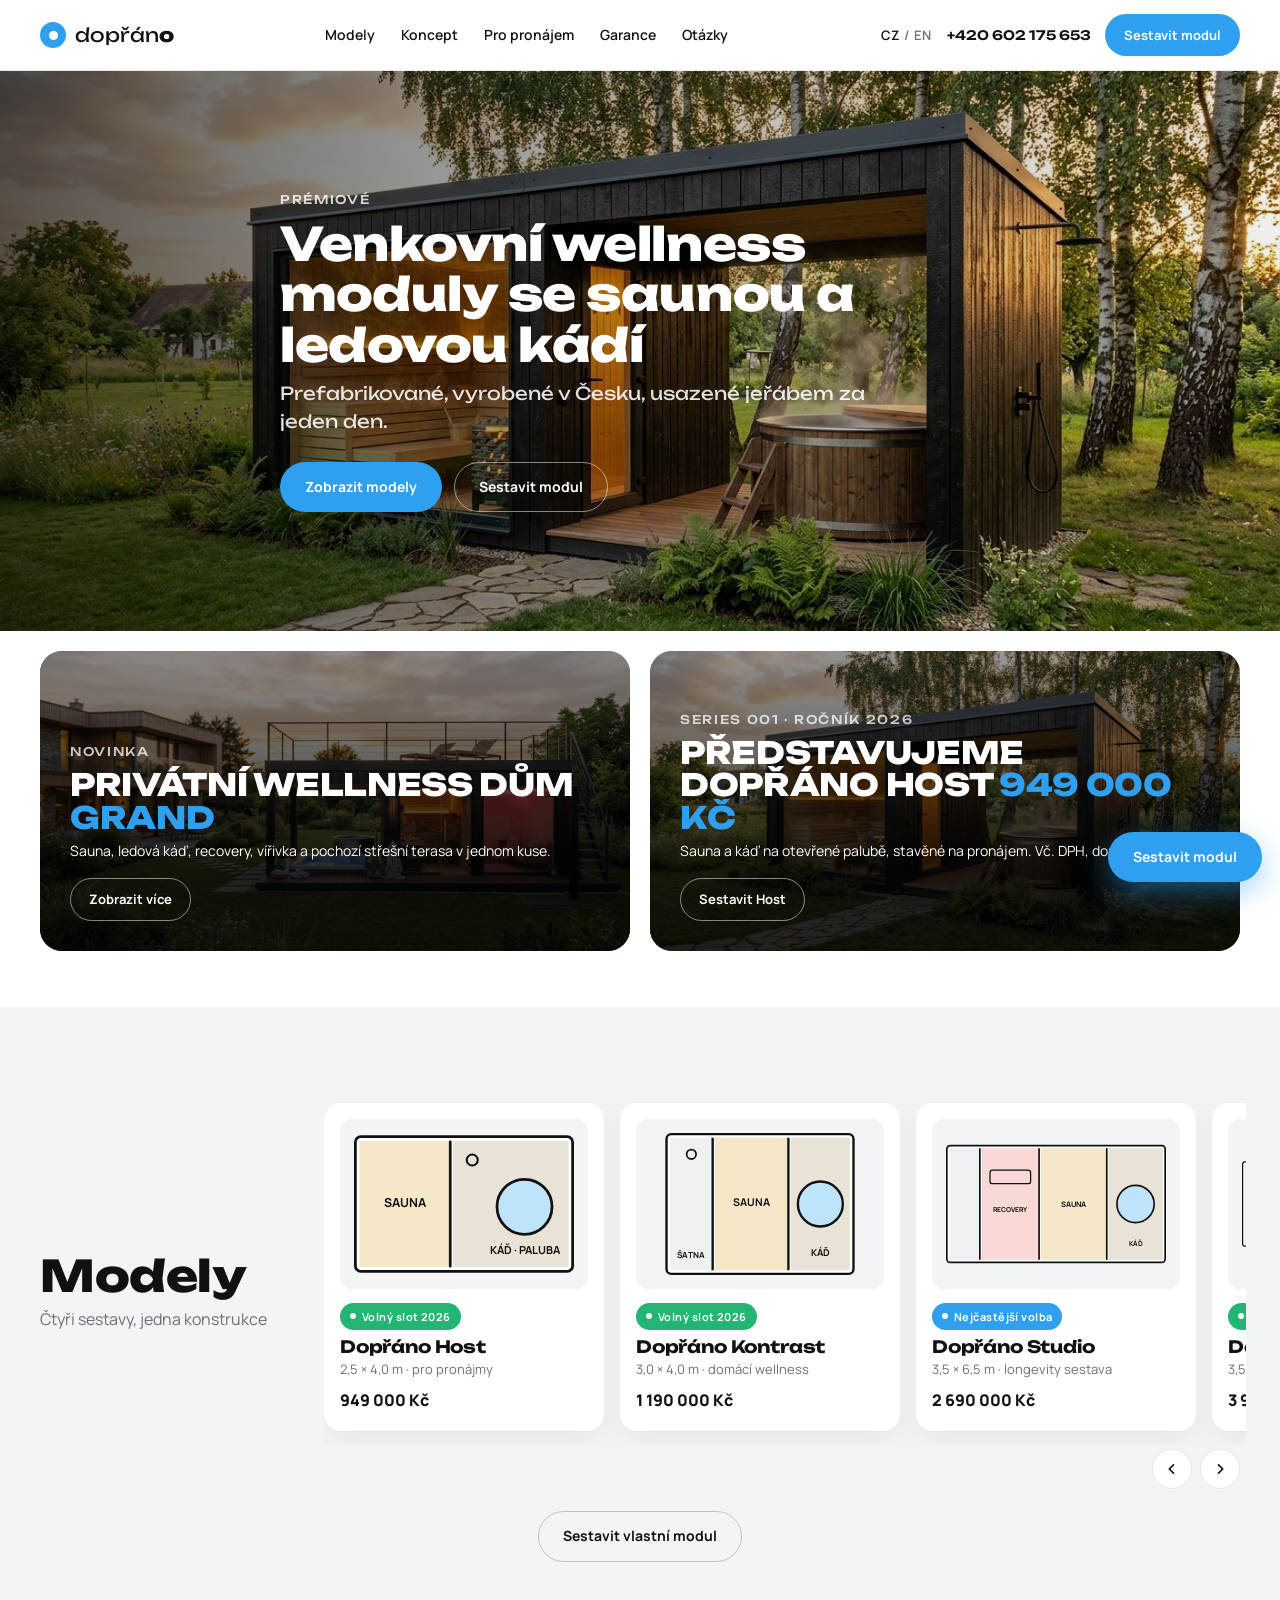
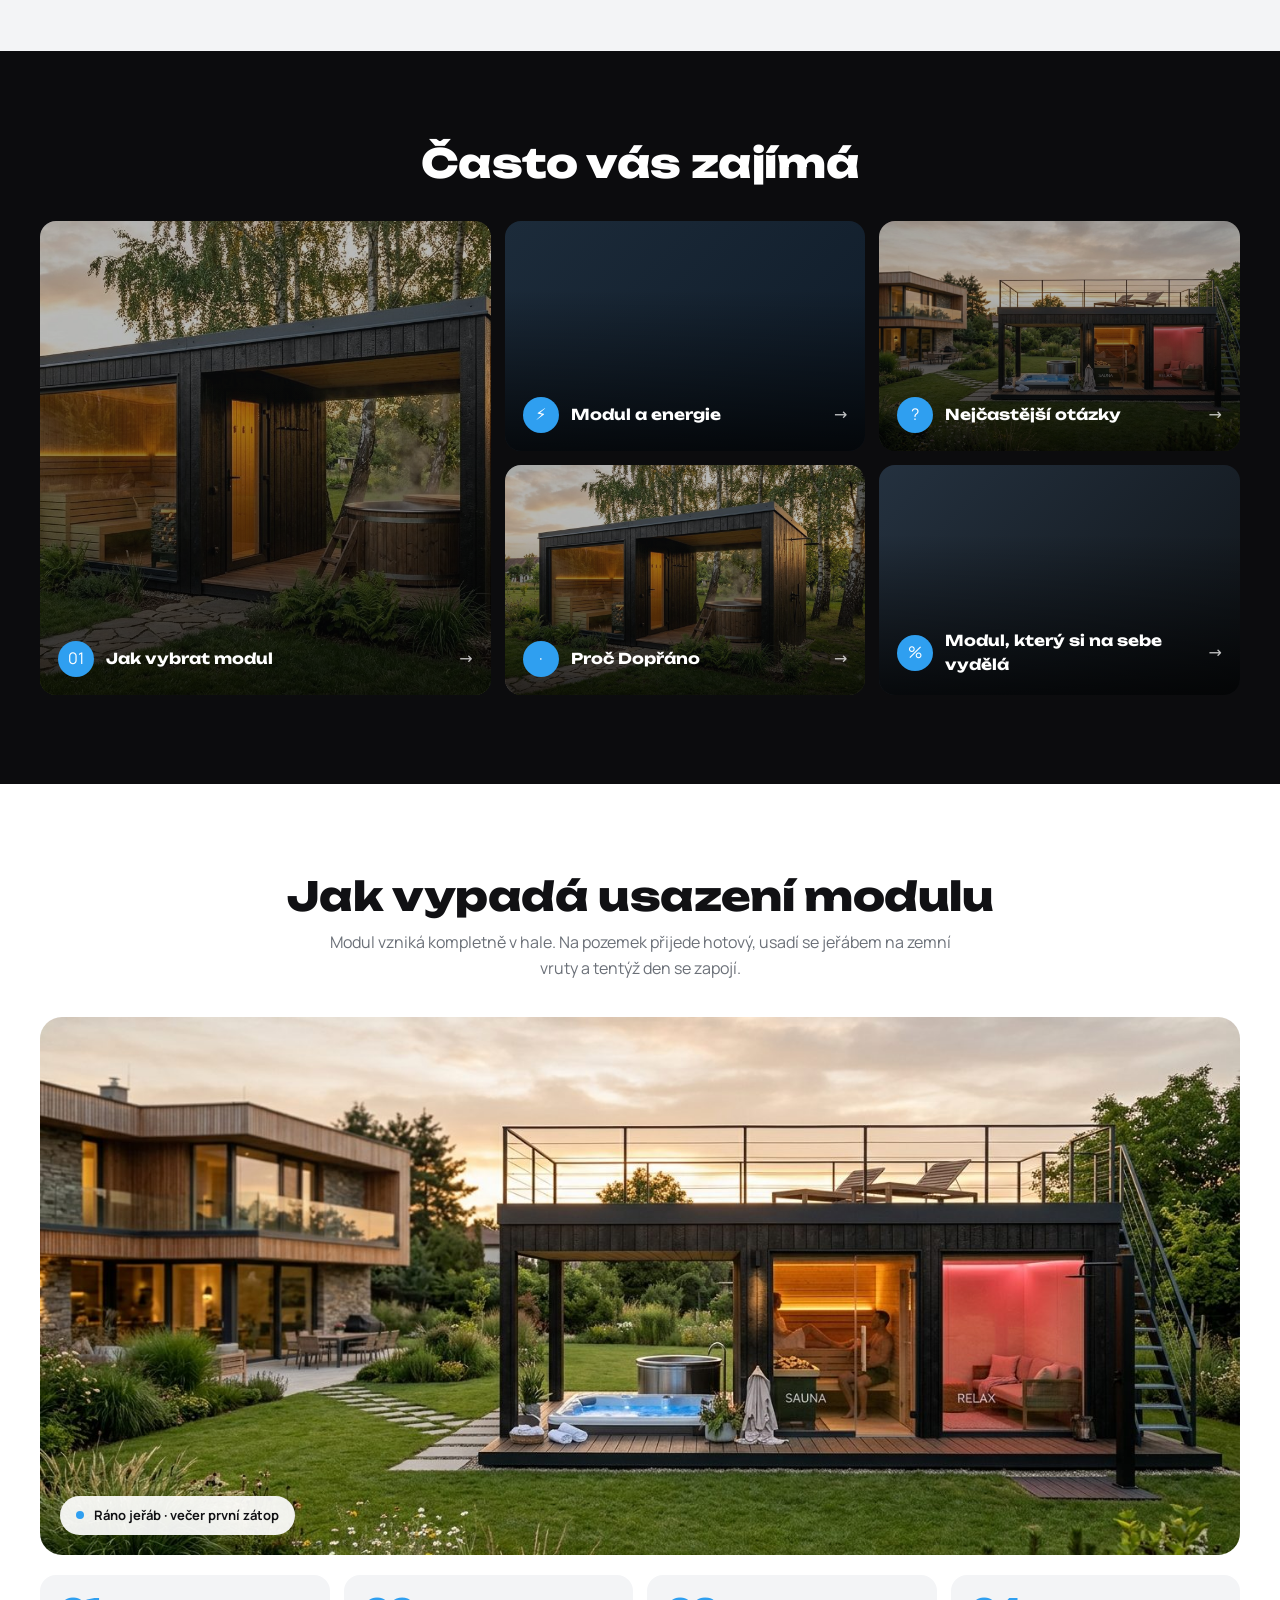
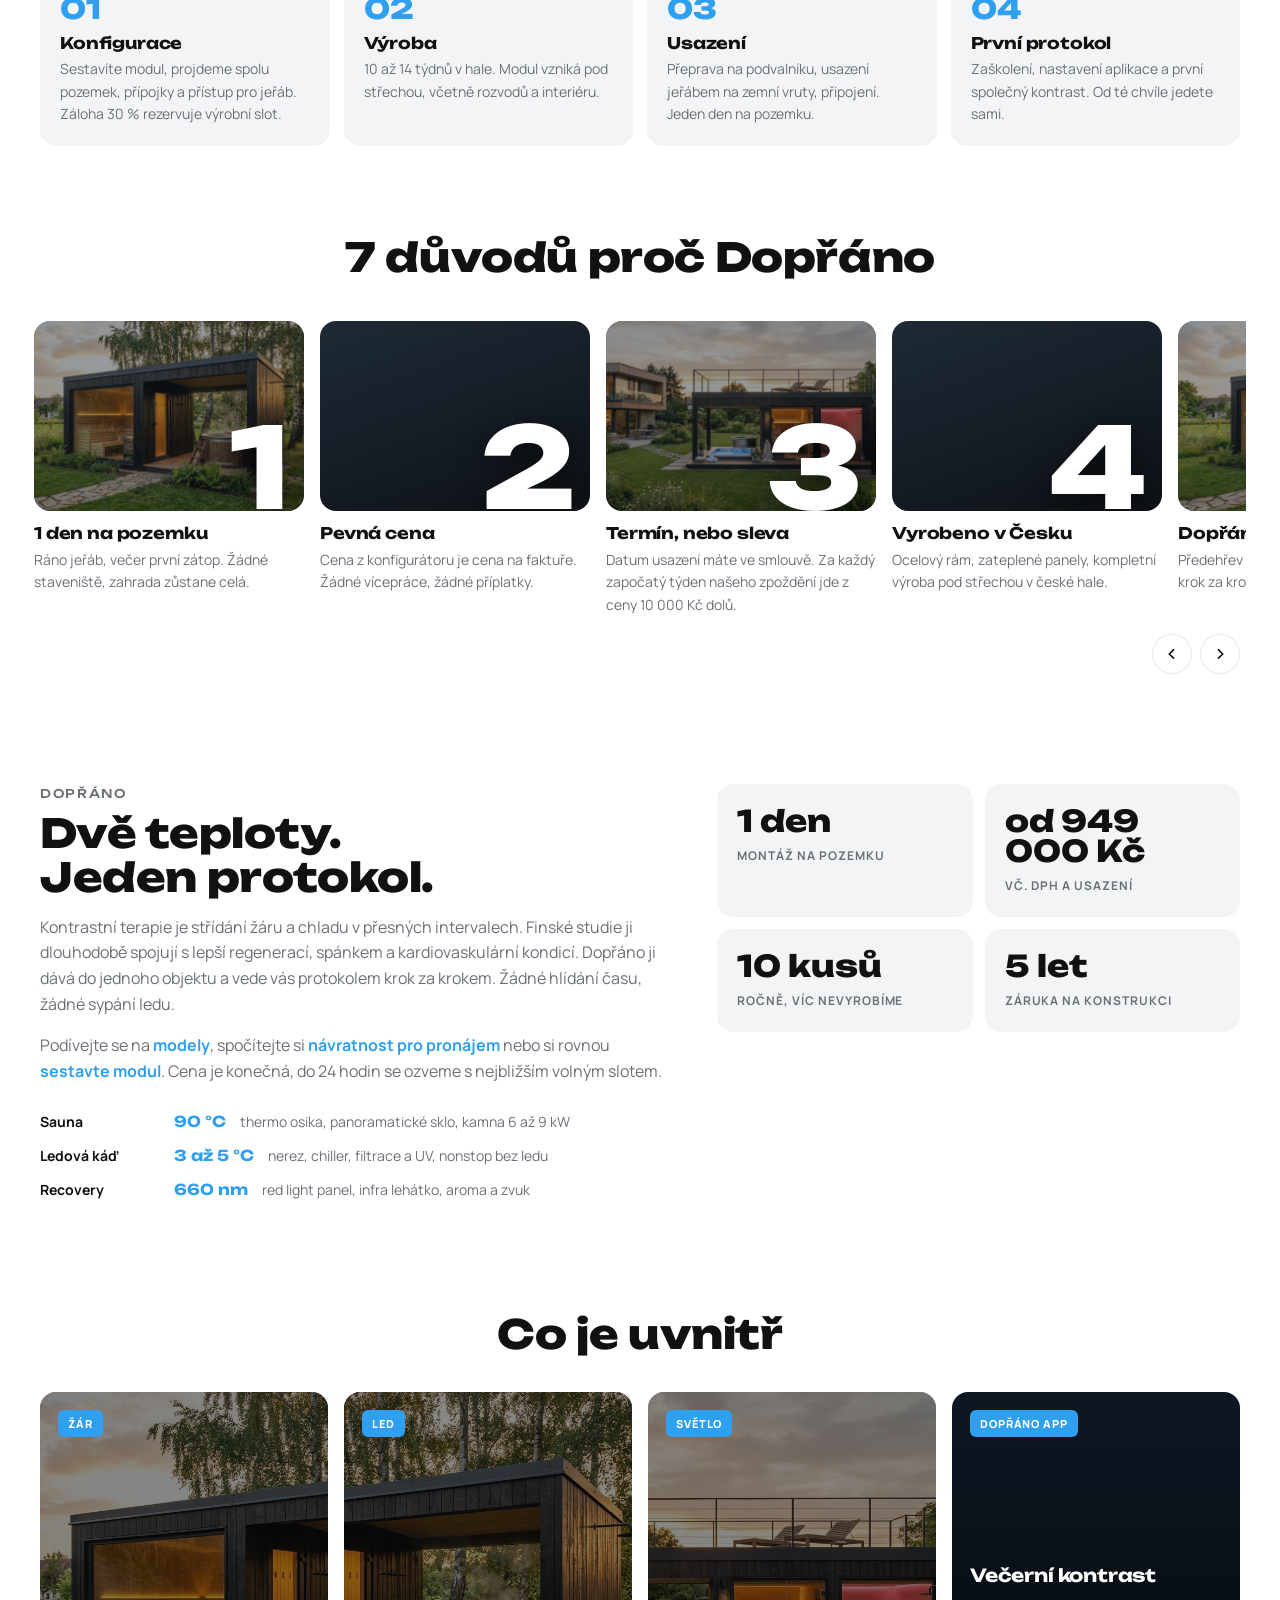
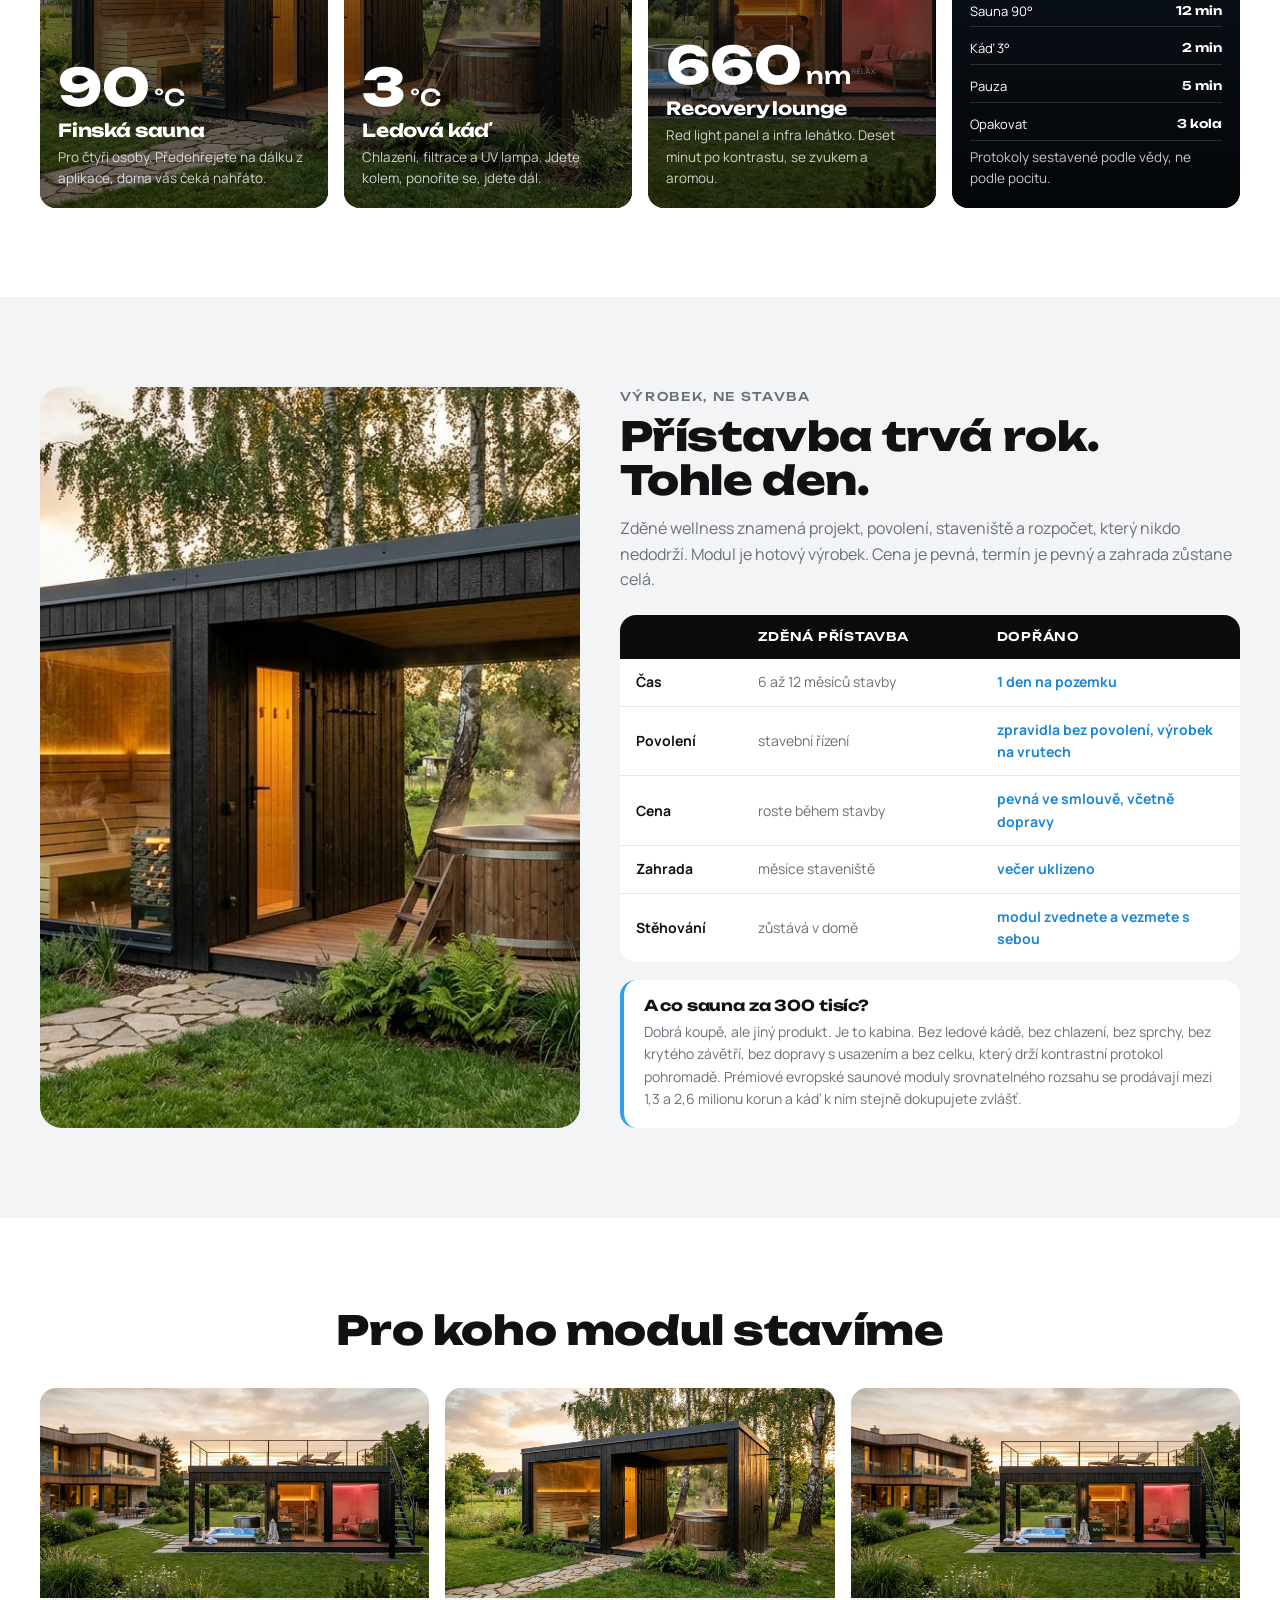
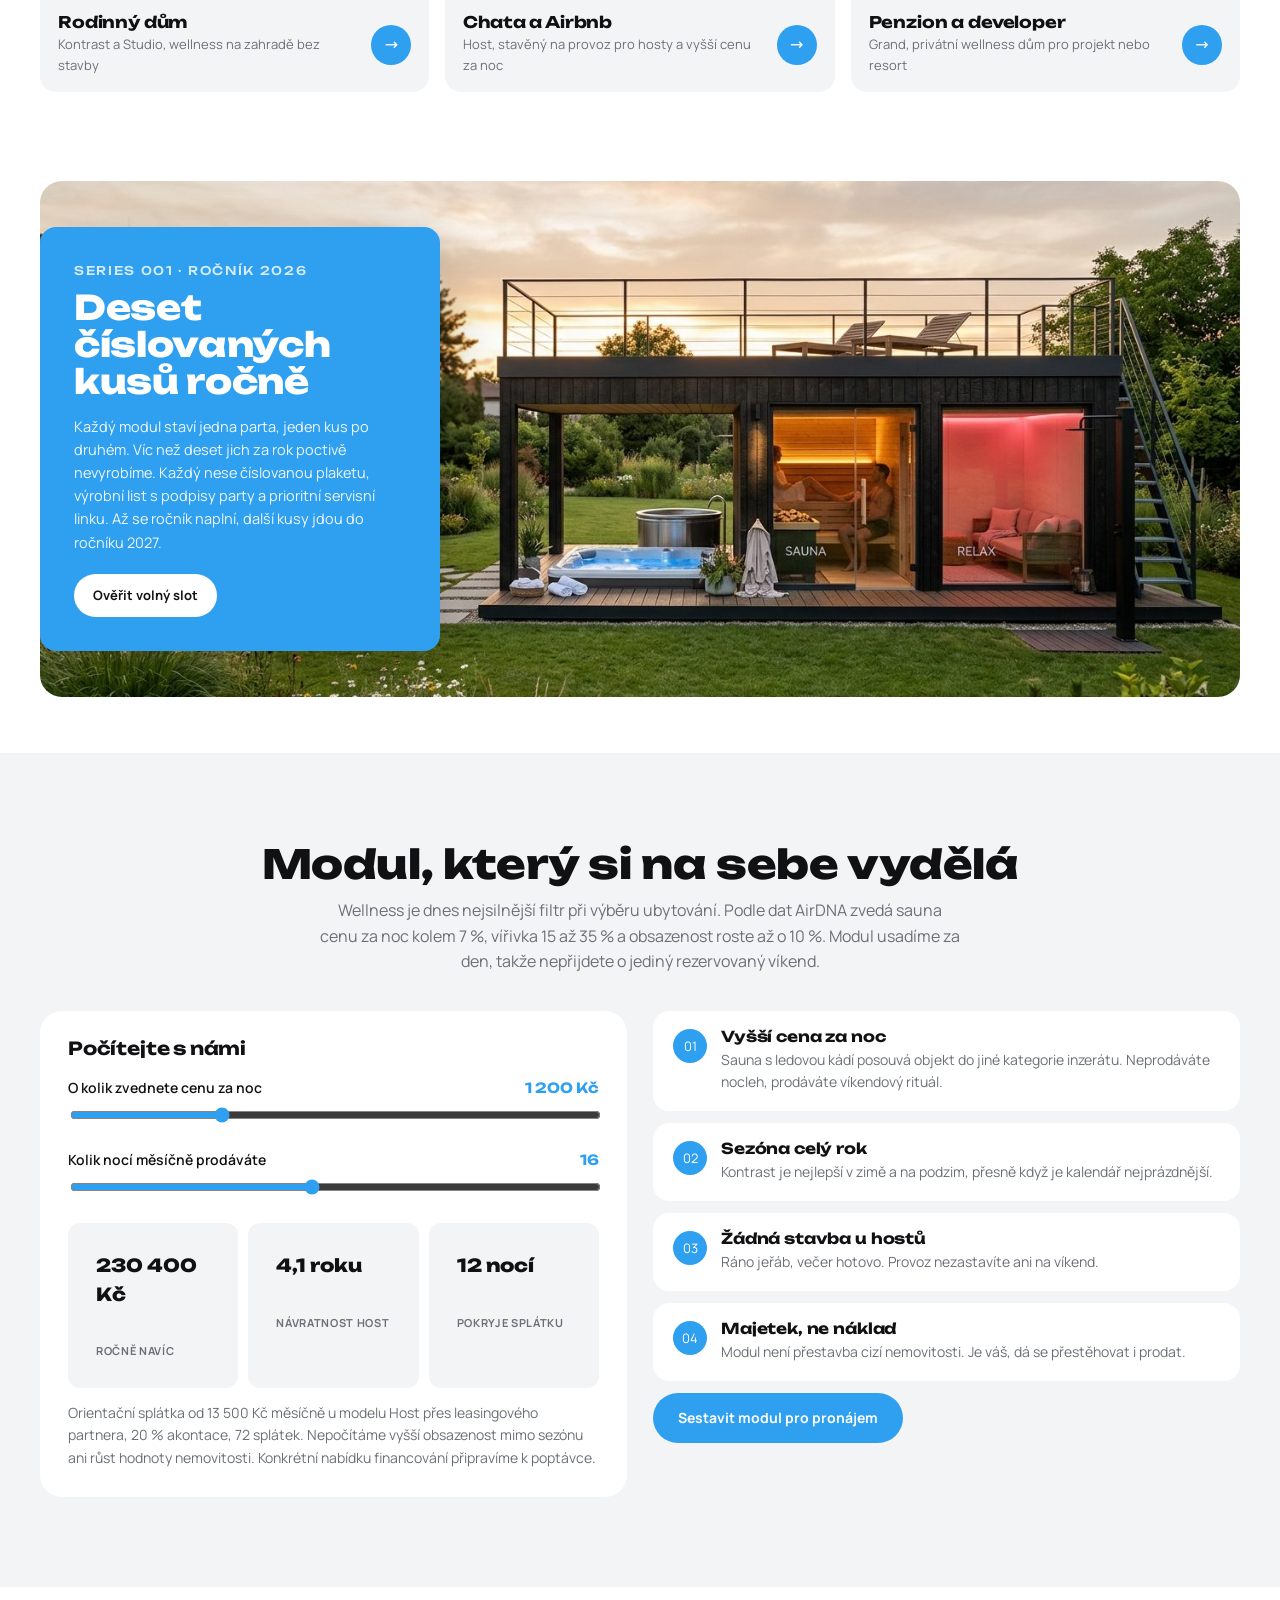
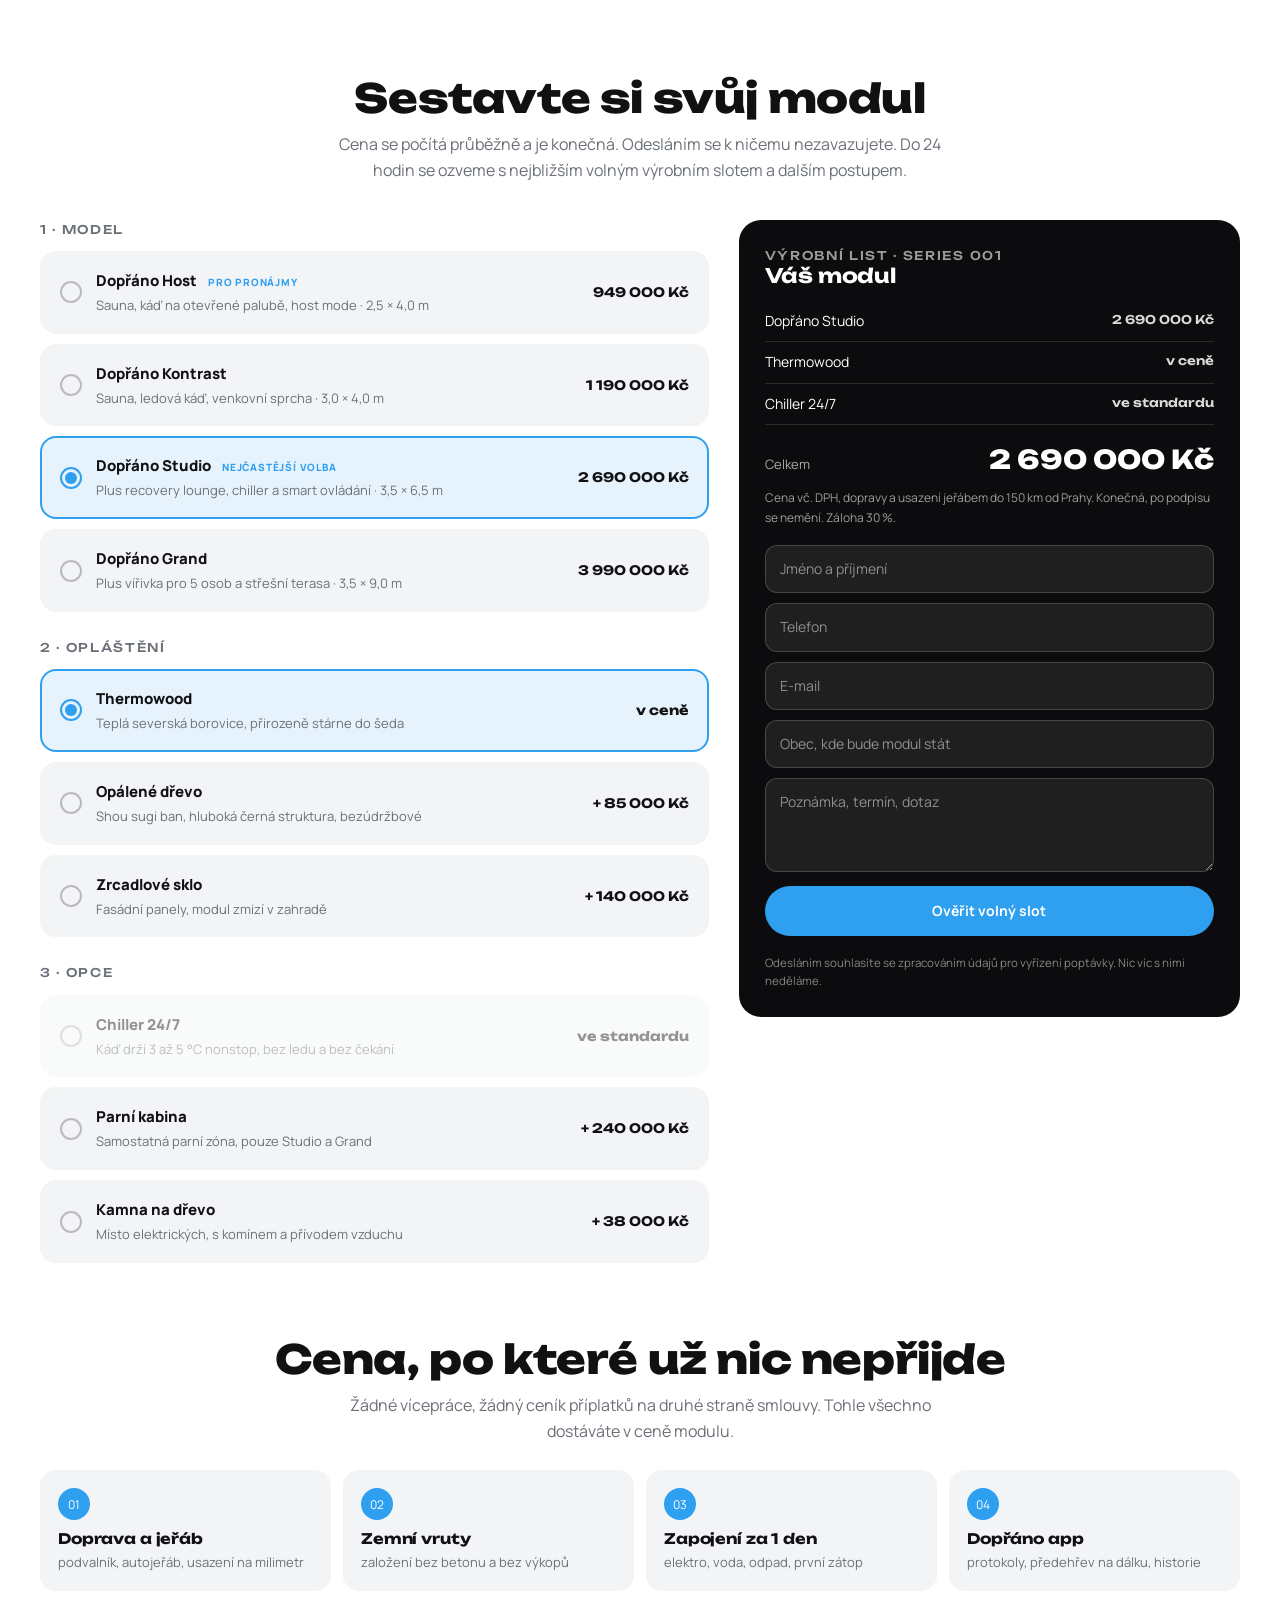
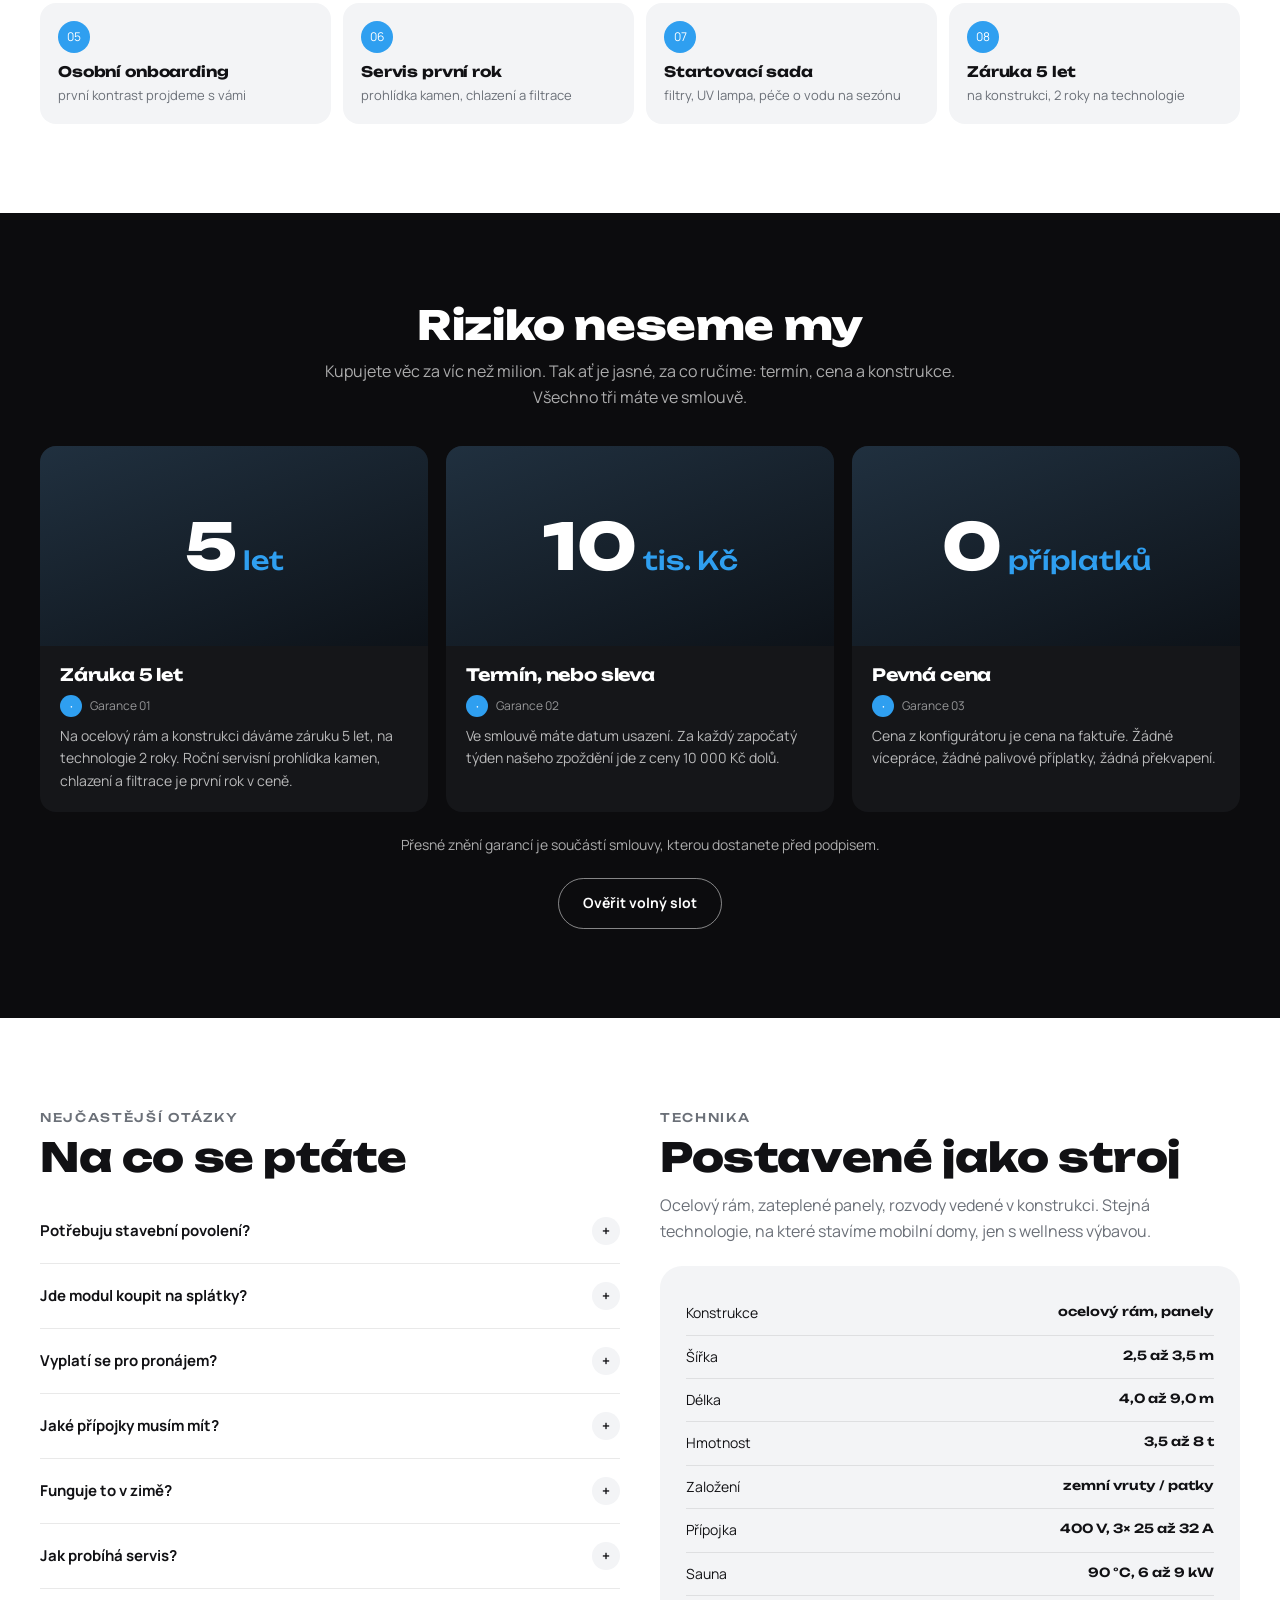
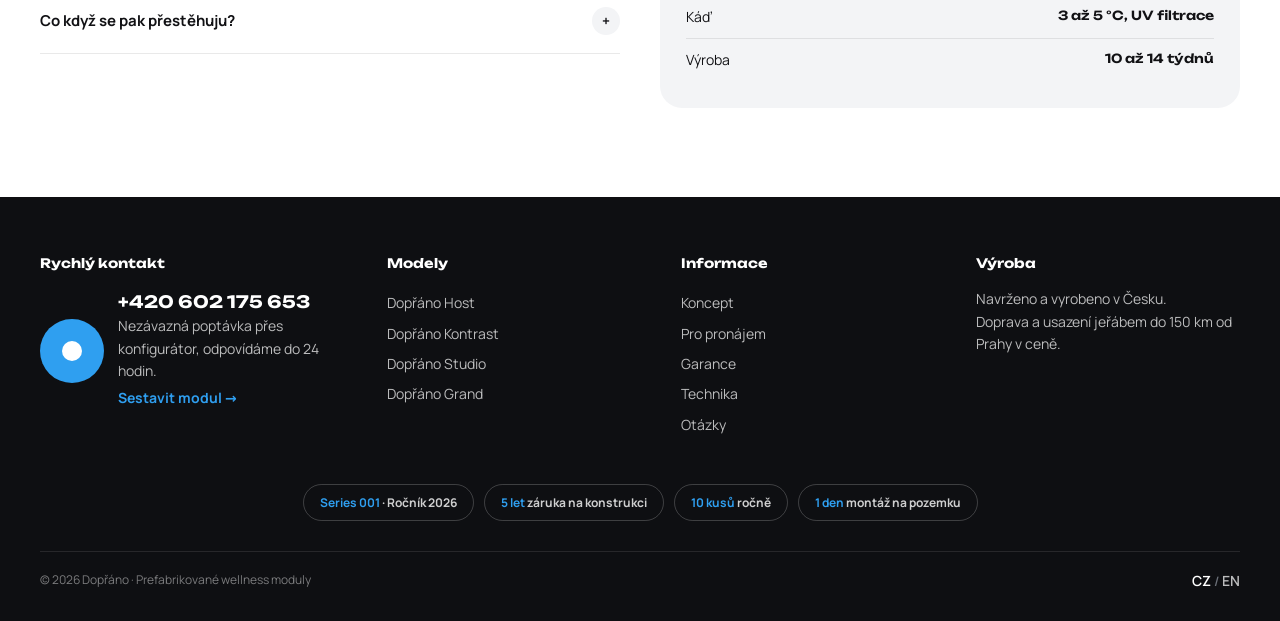
<file: index.html>
<!DOCTYPE html>
<html lang="cs">
<head>
<meta charset="utf-8">
<meta name="viewport" content="width=device-width, initial-scale=1">
<link rel="icon" type="image/svg+xml" href="favicon.svg">
<title>Venkovní wellness modul se saunou a ledovou kádí | Dopřáno</title>
<meta name="description" content="Prefabrikovaný wellness modul na zahradu: finská sauna, ledová káď a recovery v jednom kuse. Vyrobeno v Česku, usazení jeřábem za jeden den, pevná cena od 949 000 Kč.">
<meta name="robots" content="index, follow, max-image-preview:large">
<meta name="theme-color" content="#2f9ff0">
<link rel="canonical" href="https://davidsiwy.github.io/celsia/">
<link rel="alternate" hreflang="cs" href="https://davidsiwy.github.io/celsia/">
<link rel="alternate" hreflang="en" href="https://davidsiwy.github.io/celsia/en.html">
<link rel="alternate" hreflang="x-default" href="https://davidsiwy.github.io/celsia/">
<meta property="og:type" content="website">
<meta property="og:site_name" content="Dopřáno">
<meta property="og:locale" content="cs_CZ">
<meta property="og:locale:alternate" content="en_GB">
<meta property="og:url" content="https://davidsiwy.github.io/celsia/">
<meta property="og:title" content="Venkovní wellness modul se saunou a ledovou kádí | Dopřáno">
<meta property="og:description" content="Finská sauna, ledová káď a recovery v jednom prefabrikovaném modulu. Usazení za jeden den, pevná cena od 949 000 Kč.">
<meta property="og:image" content="https://davidsiwy.github.io/celsia/img/hero-kontrast.jpg">
<meta property="og:image:width" content="1408">
<meta property="og:image:height" content="768">
<meta name="twitter:card" content="summary_large_image">
<meta name="twitter:title" content="Venkovní wellness modul se saunou a ledovou kádí | Dopřáno">
<meta name="twitter:description" content="Finská sauna, ledová káď a recovery v jednom prefabrikovaném modulu. Usazení za jeden den, pevná cena od 949 000 Kč.">
<meta name="twitter:image" content="https://davidsiwy.github.io/celsia/img/hero-kontrast.jpg">
<script type="application/ld+json">{"@context":"https://schema.org","@graph":[{"@type":"Organization","@id":"https://davidsiwy.github.io/celsia/#org","name":"Dopřáno","url":"https://davidsiwy.github.io/celsia/","logo":"https://davidsiwy.github.io/celsia/favicon.svg","telephone":"+420602175653","description":"Prefabrikované venkovní wellness moduly: finská sauna, ledová káď a recovery v jednom kuse.","areaServed":{"@type":"Country","name":"Czech Republic"},"address":{"@type":"PostalAddress","addressCountry":"CZ"},"contactPoint":{"@type":"ContactPoint","telephone":"+420602175653","contactType":"sales","availableLanguage":["cs","en"]}},{"@type":"WebSite","@id":"https://davidsiwy.github.io/celsia/#website","url":"https://davidsiwy.github.io/celsia/","name":"Dopřáno","inLanguage":["cs","en"],"publisher":{"@id":"https://davidsiwy.github.io/celsia/#org"}},{"@type":"WebPage","@id":"https://davidsiwy.github.io/celsia/#page","url":"https://davidsiwy.github.io/celsia/","inLanguage":"cs","name":"Venkovní wellness modul se saunou a ledovou kádí | Dopřáno","isPartOf":{"@id":"https://davidsiwy.github.io/celsia/#website"},"about":{"@id":"https://davidsiwy.github.io/celsia/#org"},"primaryImageOfPage":"https://davidsiwy.github.io/celsia/img/hero-kontrast.jpg"},{"@type":"Product","@id":"https://davidsiwy.github.io/celsia/#host","name":"Dopřáno Host","description":"Finská sauna pro 4 osoby a ledová káď na otevřené palubě, venkovní sprcha, host mode v aplikaci. Stavěný na pronájmy.","brand":{"@type":"Brand","name":"Dopřáno"},"category":"Venkovní wellness modul","image":["https://davidsiwy.github.io/celsia/img/hero-kontrast.jpg","https://davidsiwy.github.io/celsia/img/grand-terrace.jpg"],"additionalProperty":[{"@type":"PropertyValue","name":"Rozměr","value":"2.5 × 4.0 m"}],"offers":{"@type":"Offer","url":"https://davidsiwy.github.io/celsia/#konfigurator","priceCurrency":"CZK","price":949000,"availability":"https://schema.org/PreOrder","itemCondition":"https://schema.org/NewCondition","priceSpecification":{"@type":"UnitPriceSpecification","price":949000,"priceCurrency":"CZK","valueAddedTaxIncluded":true},"seller":{"@id":"https://davidsiwy.github.io/celsia/#org"}}},{"@type":"Product","@id":"https://davidsiwy.github.io/celsia/#kontrast","name":"Dopřáno Kontrast","description":"Finská sauna, ledová káď a venkovní sprcha pod jednou střechou s převlékací zónou. Základ pro domácí wellness.","brand":{"@type":"Brand","name":"Dopřáno"},"category":"Venkovní wellness modul","image":["https://davidsiwy.github.io/celsia/img/hero-kontrast.jpg","https://davidsiwy.github.io/celsia/img/grand-terrace.jpg"],"additionalProperty":[{"@type":"PropertyValue","name":"Rozměr","value":"3.0 × 4.0 m"}],"offers":{"@type":"Offer","url":"https://davidsiwy.github.io/celsia/#konfigurator","priceCurrency":"CZK","price":1190000,"availability":"https://schema.org/PreOrder","itemCondition":"https://schema.org/NewCondition","priceSpecification":{"@type":"UnitPriceSpecification","price":1190000,"priceCurrency":"CZK","valueAddedTaxIncluded":true},"seller":{"@id":"https://davidsiwy.github.io/celsia/#org"}}},{"@type":"Product","@id":"https://davidsiwy.github.io/celsia/#studio","name":"Dopřáno Studio","description":"Sauna, ledová káď s chillerem 24/7, recovery lounge s red light panelem a infra lehátkem, Dopřáno app. Kompletní longevity sestava.","brand":{"@type":"Brand","name":"Dopřáno"},"category":"Venkovní wellness modul","image":["https://davidsiwy.github.io/celsia/img/hero-kontrast.jpg","https://davidsiwy.github.io/celsia/img/grand-terrace.jpg"],"additionalProperty":[{"@type":"PropertyValue","name":"Rozměr","value":"3.5 × 6.5 m"}],"offers":{"@type":"Offer","url":"https://davidsiwy.github.io/celsia/#konfigurator","priceCurrency":"CZK","price":2690000,"availability":"https://schema.org/PreOrder","itemCondition":"https://schema.org/NewCondition","priceSpecification":{"@type":"UnitPriceSpecification","price":2690000,"priceCurrency":"CZK","valueAddedTaxIncluded":true},"seller":{"@id":"https://davidsiwy.github.io/celsia/#org"}}},{"@type":"Product","@id":"https://davidsiwy.github.io/celsia/#grand","name":"Dopřáno Grand","description":"Longevity sestava plus zapuštěná vířivka pro 5 osob a pochozí střešní terasa. Privátní wellness dům.","brand":{"@type":"Brand","name":"Dopřáno"},"category":"Venkovní wellness modul","image":["https://davidsiwy.github.io/celsia/img/hero-kontrast.jpg","https://davidsiwy.github.io/celsia/img/grand-terrace.jpg"],"additionalProperty":[{"@type":"PropertyValue","name":"Rozměr","value":"3.5 × 9.0 m"}],"offers":{"@type":"Offer","url":"https://davidsiwy.github.io/celsia/#konfigurator","priceCurrency":"CZK","price":3990000,"availability":"https://schema.org/PreOrder","itemCondition":"https://schema.org/NewCondition","priceSpecification":{"@type":"UnitPriceSpecification","price":3990000,"priceCurrency":"CZK","valueAddedTaxIncluded":true},"seller":{"@id":"https://davidsiwy.github.io/celsia/#org"}}},{"@type":"FAQPage","@id":"https://davidsiwy.github.io/celsia/#faq","mainEntity":[{"@type":"Question","name":"Potřebuju stavební povolení?","acceptedAnswer":{"@type":"Answer","text":"Modul je výrobek usazený na zemní vruty, ne klasická stavba. Režim umístění závisí na velikosti modulu a konkrétním pozemku. Projdeme to s vámi před podpisem, patří to k přípravě zakázky."}},{"@type":"Question","name":"Jde modul koupit na splátky?","acceptedAnswer":{"@type":"Answer","text":"Ano, přes leasingového partnera. Orientačně od 13 500 Kč měsíčně s 20% akontací u modelu Host. Konkrétní nabídku připravíme společně s poptávkou."}},{"@type":"Question","name":"Vyplatí se pro pronájem?","acceptedAnswer":{"@type":"Answer","text":"Podle dat AirDNA zvedá sauna cenu za noc kolem 7 %, vířivka 15 až 35 % a obsazenost roste až o 10 %. Při 15 a více nocích měsíčně vychází Host typicky kolem čtyř až šesti let jen z ceny za noc, u méně vytížených objektů déle. Kalkulačka výše počítá s vašimi čísly."}},{"@type":"Question","name":"Jaké přípojky musím mít?","acceptedAnswer":{"@type":"Answer","text":"Elektro 400 V s jističem 3× 25 až 32 A podle sestavy, voda a odpad pro sprchu a vířivku. Samotná káď funguje i bez trvalé přípojky vody."}},{"@type":"Question","name":"Funguje to v zimě?","acceptedAnswer":{"@type":"Answer","text":"Modul je celoročně zateplený a rozvody jsou vedené v temperované konstrukci. Zima je pro kontrast nejlepší sezóna."}},{"@type":"Question","name":"Jak probíhá servis?","acceptedAnswer":{"@type":"Answer","text":"Roční servisní prohlídka kamen, chlazení a filtrace, první rok v ceně. Na konstrukci dáváme záruku 5 let, na technologie 2 roky."}},{"@type":"Question","name":"Co když se pak přestěhuju?","acceptedAnswer":{"@type":"Answer","text":"Modul se dá stejným způsobem zvednout a převézt jinam. Je to jeho přirozená vlastnost, ne kompromis."}}]}]}</script>
<link rel="stylesheet" href="fonts.css">
<link rel="stylesheet" href="style.css">
</head>
<body>

<header class="hdr">
  <div class="wrap">
    <a href="#top" class="logo" aria-label="Dopřáno">
      <span class="logo-mark"><i></i></span>
      <span class="logo-type">dopřán<b>o</b></span>
    </a>
    <nav class="nav">
      <a href="#modely">Modely</a>
      <a href="#koncept">Koncept</a>
      <a href="#pronajem">Pro pronájem</a>
      <a href="#garance">Garance</a>
      <a href="#faq">Otázky</a>
    </nav>
    <div class="hdr-right">
      <span class="lang"><a href="index.html" class="on">CZ</a> / <a href="en.html">EN</a></span>
      <a href="tel:+420602175653" class="tel">+420 602 175 653</a>
      <a href="#konfigurator" class="btn btn-blue btn-sm">Sestavit modul</a>
      <button class="burger" aria-label="Menu" data-burger>MENU <span></span></button>
    </div>
  </div>
  <div class="mnav" data-mnav>
    <a href="#modely">Modely</a>
    <a href="#koncept">Koncept</a>
    <a href="#pronajem">Pro pronájem</a>
    <a href="#konfigurator">Konfigurátor</a>
    <a href="#garance">Garance</a>
    <a href="#faq">Otázky</a>
    <a href="tel:+420602175653">+420 602 175 653</a>
    <a href="en.html">English</a>
  </div>
</header>

<main id="top">

<!-- HERO -->
<section class="hero">
  <img src="img/hero-kontrast.jpg" alt="Venkovní wellness modul Dopřáno se saunou a ledovou kádí na zahradě" width="1408" height="768" fetchpriority="high">
  <div class="hero-in">
    <div class="wrap">
      <div class="eyebrow">Prémiové</div>
      <h1>Venkovní wellness moduly se saunou a ledovou kádí</h1>
      <p class="sub">Prefabrikované, vyrobené v Česku, usazené jeřábem za jeden den.</p>
      <div class="hero-cta">
        <a href="#modely" class="btn btn-blue">Zobrazit modely</a>
        <a href="#konfigurator" class="btn btn-outline-w">Sestavit modul</a>
      </div>
    </div>
  </div>
</section>

<!-- PROMO BANNERS -->
<section class="wrap">
  <div class="promos">
    <a href="#modely" class="promo">
      <img src="img/grand-terrace.jpg" alt="Wellness modul Dopřáno Grand s vířivkou, saunou a střešní terasou u rodinného domu" width="1408" height="768">
      <div class="promo-in">
        <div class="eyebrow">Novinka</div>
        <h3>Privátní wellness dům<br><span class="accent">Grand</span></h3>
        <p class="small">Sauna, ledová káď, recovery, vířivka a pochozí střešní terasa v jednom kuse.</p>
        <span class="btn btn-outline-w btn-sm">Zobrazit více</span>
      </div>
    </a>
    <a href="#konfigurator" class="promo" data-goto-model="host">
      <img src="img/hero-kontrast.jpg" alt="Modul Dopřáno Host se saunou a ledovou kádí na otevřené palubě" width="1408" height="768">
      <div class="promo-in">
        <div class="eyebrow">Series 001 · Ročník 2026</div>
        <h3>Představujeme<br>Dopřáno Host <span class="accent">949 000 Kč</span></h3>
        <p class="small">Sauna a káď na otevřené palubě, stavěné na pronájem. Vč. DPH, dopravy a usazení.</p>
        <span class="btn btn-outline-w btn-sm">Sestavit Host</span>
      </div>
    </a>
  </div>
</section>

<!-- MODELS -->
<section id="modely" class="sec sec-gray" style="margin-top:56px">
  <div class="wrap">
    <div class="models-head">
      <div>
        <h2>Modely</h2>
        <p class="muted">Čtyři sestavy, jedna konstrukce</p>
      </div>
      <div>
        <div class="cards-scroll" data-scroll="models">
          <a href="#konfigurator" class="pcard" data-goto-model="host">
            <div class="plan">
              <svg viewBox="0 0 160 100" aria-hidden="true">
                <rect x="1" y="1" width="158" height="98" rx="4" fill="#fff" stroke="#111" stroke-width="2"/>
                <rect x="4" y="4" width="66" height="92" fill="#f6e7c9"/>
                <line x1="70" y1="4" x2="70" y2="96" stroke="#111" stroke-width="2"/>
                <rect x="72" y="4" width="84" height="92" fill="#e9e2d6"/>
                <circle cx="124" cy="52" r="20" fill="#bfe3fb" stroke="#111" stroke-width="2"/>
                <circle cx="86" cy="18" r="4" fill="none" stroke="#111" stroke-width="1.5"/>
                <text x="37" y="52" font-size="9" font-family="Manrope" font-weight="700" text-anchor="middle" fill="#111">SAUNA</text>
                <text x="124" y="86" font-size="8" font-family="Manrope" font-weight="700" text-anchor="middle" fill="#111">KÁĎ · PALUBA</text>
              </svg>
            </div>
            <span class="badge">Volný slot 2026</span>
            <h3>Dopřáno Host</h3>
            <div class="dim">2,5 × 4,0 m · pro pronájmy</div>
            <div class="price">949 000 Kč</div>
          </a>
          <a href="#konfigurator" class="pcard" data-goto-model="kontrast">
            <div class="plan">
              <svg viewBox="0 0 160 120" aria-hidden="true">
                <rect x="1" y="1" width="158" height="118" rx="4" fill="#fff" stroke="#111" stroke-width="2"/>
                <rect x="4" y="4" width="36" height="112" fill="#eef0f3"/>
                <line x1="40" y1="4" x2="40" y2="116" stroke="#111" stroke-width="2"/>
                <rect x="42" y="4" width="62" height="112" fill="#f6e7c9"/>
                <line x1="104" y1="4" x2="104" y2="116" stroke="#111" stroke-width="2"/>
                <rect x="106" y="4" width="50" height="112" fill="#e9e2d6"/>
                <circle cx="131" cy="60" r="19" fill="#bfe3fb" stroke="#111" stroke-width="2"/>
                <circle cx="22" cy="18" r="4" fill="none" stroke="#111" stroke-width="1.5"/>
                <text x="73" y="62" font-size="9" font-family="Manrope" font-weight="700" text-anchor="middle" fill="#111">SAUNA</text>
                <text x="131" y="104" font-size="8" font-family="Manrope" font-weight="700" text-anchor="middle" fill="#111">KÁĎ</text>
                <text x="22" y="106" font-size="7" font-family="Manrope" font-weight="700" text-anchor="middle" fill="#111">ŠATNA</text>
              </svg>
            </div>
            <span class="badge">Volný slot 2026</span>
            <h3>Dopřáno Kontrast</h3>
            <div class="dim">3,0 × 4,0 m · domácí wellness</div>
            <div class="price">1 190 000 Kč</div>
          </a>
          <a href="#konfigurator" class="pcard" data-goto-model="studio">
            <div class="plan">
              <svg viewBox="0 0 260 140" aria-hidden="true">
                <rect x="1" y="1" width="258" height="138" rx="4" fill="#fff" stroke="#111" stroke-width="2"/>
                <rect x="4" y="4" width="36" height="132" fill="#eef0f3"/>
                <line x1="40" y1="4" x2="40" y2="136" stroke="#111" stroke-width="2"/>
                <rect x="42" y="4" width="68" height="132" fill="#f9d9d6"/>
                <line x1="110" y1="4" x2="110" y2="136" stroke="#111" stroke-width="2"/>
                <rect x="112" y="4" width="78" height="132" fill="#f6e7c9"/>
                <line x1="190" y1="4" x2="190" y2="136" stroke="#111" stroke-width="2"/>
                <rect x="192" y="4" width="64" height="132" fill="#e9e2d6"/>
                <circle cx="224" cy="70" r="22" fill="#bfe3fb" stroke="#111" stroke-width="2"/>
                <rect x="52" y="30" width="48" height="16" rx="3" fill="none" stroke="#111" stroke-width="1.5"/>
                <text x="76" y="80" font-size="8" font-family="Manrope" font-weight="700" text-anchor="middle" fill="#111">RECOVERY</text>
                <text x="151" y="74" font-size="9" font-family="Manrope" font-weight="700" text-anchor="middle" fill="#111">SAUNA</text>
                <text x="224" y="120" font-size="8" font-family="Manrope" font-weight="700" text-anchor="middle" fill="#111">KÁĎ</text>
              </svg>
            </div>
            <span class="badge badge-blue">Nejčastější volba</span>
            <h3>Dopřáno Studio</h3>
            <div class="dim">3,5 × 6,5 m · longevity sestava</div>
            <div class="price">2 690 000 Kč</div>
          </a>
          <a href="#konfigurator" class="pcard" data-goto-model="grand">
            <div class="plan">
              <svg viewBox="0 0 360 140" aria-hidden="true">
                <rect x="1" y="1" width="358" height="138" rx="4" fill="#fff" stroke="#111" stroke-width="2"/>
                <rect x="4" y="4" width="32" height="132" fill="#eef0f3"/>
                <line x1="36" y1="4" x2="36" y2="136" stroke="#111" stroke-width="2"/>
                <rect x="38" y="4" width="62" height="132" fill="#f9d9d6"/>
                <line x1="100" y1="4" x2="100" y2="136" stroke="#111" stroke-width="2"/>
                <rect x="102" y="4" width="74" height="132" fill="#f6e7c9"/>
                <line x1="176" y1="4" x2="176" y2="136" stroke="#111" stroke-width="2"/>
                <rect x="178" y="4" width="58" height="132" fill="#e9e2d6"/>
                <circle cx="207" cy="70" r="20" fill="#bfe3fb" stroke="#111" stroke-width="2"/>
                <line x1="236" y1="4" x2="236" y2="136" stroke="#111" stroke-width="2"/>
                <rect x="238" y="4" width="48" height="132" fill="#e4eef3"/>
                <line x1="286" y1="4" x2="286" y2="136" stroke="#111" stroke-width="2"/>
                <rect x="288" y="4" width="68" height="132" fill="#e9e2d6"/>
                <rect x="298" y="30" width="48" height="80" rx="10" fill="#9fd4f7" stroke="#111" stroke-width="2"/>
                <text x="69" y="80" font-size="7" font-family="Manrope" font-weight="700" text-anchor="middle" fill="#111">RECOVERY</text>
                <text x="139" y="74" font-size="9" font-family="Manrope" font-weight="700" text-anchor="middle" fill="#111">SAUNA</text>
                <text x="207" y="118" font-size="8" font-family="Manrope" font-weight="700" text-anchor="middle" fill="#111">KÁĎ</text>
                <text x="262" y="74" font-size="7" font-family="Manrope" font-weight="700" text-anchor="middle" fill="#111">PÁRA</text>
                <text x="322" y="124" font-size="7" font-family="Manrope" font-weight="700" text-anchor="middle" fill="#111">VÍŘIVKA</text>
              </svg>
            </div>
            <span class="badge">Volný slot 2026</span>
            <h3>Dopřáno Grand</h3>
            <div class="dim">3,5 × 9,0 m · privátní wellness dům</div>
            <div class="price">3 990 000 Kč</div>
          </a>
        </div>
        <div class="scroll-ctrl">
          <button class="circ" data-scroll-prev="models" aria-label="Předchozí">
            <svg viewBox="0 0 24 24" fill="none" stroke="currentColor" stroke-width="2.4"><path d="M15 5l-7 7 7 7"/></svg>
          </button>
          <button class="circ" data-scroll-next="models" aria-label="Další">
            <svg viewBox="0 0 24 24" fill="none" stroke="currentColor" stroke-width="2.4"><path d="M9 5l7 7-7 7"/></svg>
          </button>
        </div>
      </div>
    </div>
    <div class="center-btn"><a href="#konfigurator" class="btn btn-outline">Sestavit vlastní modul</a></div>
  </div>
</section>

<!-- BENTO -->
<section class="sec sec-dark">
  <div class="wrap">
    <div class="sec-title"><h2>Často vás zajímá</h2></div>
    <div class="bento">
      <a href="#modely" class="tile big">
        <img src="img/hero-kontrast.jpg" alt="Venkovní sauna s ledovou kádí, modul Dopřáno Kontrast" loading="lazy" width="1408" height="768">
        <div class="tile-in"><span class="circ">01</span><span class="t">Jak vybrat modul</span><span class="arr">→</span></div>
      </a>
      <a href="#technika" class="tile grad">
        <div class="tile-in"><span class="circ">⚡</span><span class="t">Modul a energie</span><span class="arr">→</span></div>
      </a>
      <a href="#faq" class="tile">
        <img src="img/grand-terrace.jpg" alt="Sauna a recovery lounge modulu Dopřáno Grand" style="object-position:70% 60%" loading="lazy" width="1408" height="768">
        <div class="tile-in"><span class="circ">?</span><span class="t">Nejčastější otázky</span><span class="arr">→</span></div>
      </a>
      <a href="#duvody" class="tile">
        <img src="img/hero-kontrast.jpg" alt="Ledová káď a venkovní sprcha wellness modulu Dopřáno" style="object-position:80% 50%" loading="lazy" width="1408" height="768">
        <div class="tile-in"><span class="circ">·</span><span class="t">Proč Dopřáno</span><span class="arr">→</span></div>
      </a>
      <a href="#pronajem" class="tile grad2">
        <div class="tile-in"><span class="circ">%</span><span class="t">Modul, který si na sebe vydělá</span><span class="arr">→</span></div>
      </a>
    </div>
  </div>
</section>

<!-- INSTALL -->
<section id="proces" class="sec">
  <div class="wrap">
    <div class="sec-title">
      <h2>Jak vypadá usazení modulu</h2>
      <p>Modul vzniká kompletně v hale. Na pozemek přijede hotový, usadí se jeřábem na zemní vruty a tentýž den se zapojí.</p>
    </div>
    <div class="bigimg">
      <img src="img/grand-terrace.jpg" alt="Usazený wellness modul Dopřáno Grand na zahradě po jednodenní montáži" loading="lazy" width="1408" height="768">
      <div class="chip"><i></i> Ráno jeřáb · večer první zátop</div>
    </div>
    <div class="steps">
      <div class="step"><div class="n">01</div><h3>Konfigurace</h3><p>Sestavíte modul, projdeme spolu pozemek, přípojky a přístup pro jeřáb. Záloha 30 % rezervuje výrobní slot.</p></div>
      <div class="step"><div class="n">02</div><h3>Výroba</h3><p>10 až 14 týdnů v hale. Modul vzniká pod střechou, včetně rozvodů a interiéru.</p></div>
      <div class="step"><div class="n">03</div><h3>Usazení</h3><p>Přeprava na podvalníku, usazení jeřábem na zemní vruty, připojení. Jeden den na pozemku.</p></div>
      <div class="step"><div class="n">04</div><h3>První protokol</h3><p>Zaškolení, nastavení aplikace a první společný kontrast. Od té chvíle jedete sami.</p></div>
    </div>
  </div>
</section>

<!-- 7 REASONS -->
<section id="duvody" class="sec" style="padding-top:0">
  <div class="wrap">
    <div class="sec-title"><h2>7 důvodů proč Dopřáno</h2></div>
    <div class="reasons" data-scroll="reasons">
      <div class="reason"><div class="pic"><img src="img/hero-kontrast.jpg" alt="Modul Dopřáno usazený za jeden den" loading="lazy" width="1408" height="768"><div class="num">1</div></div><h3>1 den na pozemku</h3><p>Ráno jeřáb, večer první zátop. Žádné staveniště, zahrada zůstane celá.</p></div>
      <div class="reason"><div class="pic"><div class="num">2</div></div><h3>Pevná cena</h3><p>Cena z konfigurátoru je cena na faktuře. Žádné vícepráce, žádné příplatky.</p></div>
      <div class="reason"><div class="pic"><img src="img/grand-terrace.jpg" alt="Modul Dopřáno Grand, pevný termín usazení" style="object-position:60% 50%" loading="lazy" width="1408" height="768"><div class="num">3</div></div><h3>Termín, nebo sleva</h3><p>Datum usazení máte ve smlouvě. Za každý započatý týden našeho zpoždění jde z ceny 10 000 Kč dolů.</p></div>
      <div class="reason"><div class="pic"><div class="num">4</div></div><h3>Vyrobeno v Česku</h3><p>Ocelový rám, zateplené panely, kompletní výroba pod střechou v české hale.</p></div>
      <div class="reason"><div class="pic"><img src="img/hero-kontrast.jpg" alt="Finská sauna s panoramatickým sklem, ovládaná z aplikace Dopřáno" style="object-position:20% 50%" loading="lazy" width="1408" height="768"><div class="num">5</div></div><h3>Dopřáno app</h3><p>Předehřev na dálku, řízení teplot, protokoly krok za krokem a historie sessions.</p></div>
      <div class="reason"><div class="pic"><div class="num">6</div></div><h3>Záruka 5 let</h3><p>Na konstrukci 5 let, na technologie 2 roky. Servis první rok v ceně.</p></div>
      <div class="reason"><div class="pic"><img src="img/grand-terrace.jpg" alt="Číslovaný modul Dopřáno Series 001" style="object-position:30% 50%" loading="lazy" width="1408" height="768"><div class="num">7</div></div><h3>10 kusů ročně</h3><p>Každý modul staví jedna parta. Číslovaná plaketa a prioritní servisní linka.</p></div>
    </div>
    <div class="scroll-ctrl">
      <button class="circ" data-scroll-prev="reasons" aria-label="Předchozí"><svg viewBox="0 0 24 24" fill="none" stroke="currentColor" stroke-width="2.4"><path d="M15 5l-7 7 7 7"/></svg></button>
      <button class="circ" data-scroll-next="reasons" aria-label="Další"><svg viewBox="0 0 24 24" fill="none" stroke="currentColor" stroke-width="2.4"><path d="M9 5l7 7-7 7"/></svg></button>
    </div>
  </div>
</section>

<!-- CONCEPT -->
<section id="koncept" class="sec" style="padding-top:20px">
  <div class="wrap">
    <div class="concept">
      <div>
        <div class="eyebrow">Dopřáno</div>
        <h2>Dvě teploty.<br>Jeden protokol.</h2>
        <p class="lead">Kontrastní terapie je střídání žáru a chladu v přesných intervalech. Finské studie ji dlouhodobě spojují s lepší regenerací, spánkem a kardiovaskulární kondicí. Dopřáno ji dává do jednoho objektu a vede vás protokolem krok za krokem. Žádné hlídání času, žádné sypání ledu.</p>
        <p class="lead">Podívejte se na <a href="#modely">modely</a>, spočítejte si <a href="#pronajem">návratnost pro pronájem</a> nebo si rovnou <a href="#konfigurator">sestavte modul</a>. Cena je konečná, do 24 hodin se ozveme s nejbližším volným slotem.</p>
        <div class="statrows">
          <div class="statrow"><span class="k">Sauna</span><span class="v">90 °C</span><span class="d">thermo osika, panoramatické sklo, kamna 6 až 9 kW</span></div>
          <div class="statrow"><span class="k">Ledová káď</span><span class="v">3 až 5 °C</span><span class="d">nerez, chiller, filtrace a UV, nonstop bez ledu</span></div>
          <div class="statrow"><span class="k">Recovery</span><span class="v">660 nm</span><span class="d">red light panel, infra lehátko, aroma a zvuk</span></div>
        </div>
      </div>
      <div class="kpis">
        <div class="kpi"><div class="v">1 den</div><div class="l">Montáž na pozemku</div></div>
        <div class="kpi"><div class="v">od 949 000 Kč</div><div class="l">Vč. DPH a usazení</div></div>
        <div class="kpi"><div class="v">10 kusů</div><div class="l">Ročně, víc nevyrobíme</div></div>
        <div class="kpi"><div class="v">5 let</div><div class="l">Záruka na konstrukci</div></div>
      </div>
    </div>
  </div>
</section>

<!-- ZONES -->
<section class="sec" style="padding-top:20px">
  <div class="wrap">
    <div class="sec-title"><h2>Co je uvnitř</h2></div>
    <div class="reels">
      <div class="reel">
        <img src="img/hero-kontrast.jpg" alt="Finská sauna 90 °C ve wellness modulu Dopřáno" style="object-position:25% 50%" loading="lazy" width="1408" height="768">
        <span class="tag">Žár</span>
        <div><div class="big">90<small>°C</small></div><h3>Finská sauna</h3><p>Pro čtyři osoby. Předehřejete na dálku z aplikace, doma vás čeká nahřáto.</p></div>
      </div>
      <div class="reel">
        <img src="img/hero-kontrast.jpg" alt="Ledová káď 3 °C ve wellness modulu Dopřáno" style="object-position:75% 50%" loading="lazy" width="1408" height="768">
        <span class="tag">Led</span>
        <div><div class="big">3<small>°C</small></div><h3>Ledová káď</h3><p>Chlazení, filtrace a UV lampa. Jdete kolem, ponoříte se, jdete dál.</p></div>
      </div>
      <div class="reel">
        <img src="img/grand-terrace.jpg" alt="Recovery lounge s red light panelem v modulu Dopřáno" style="object-position:80% 55%" loading="lazy" width="1408" height="768">
        <span class="tag">Světlo</span>
        <div><div class="big">660<small>nm</small></div><h3>Recovery lounge</h3><p>Red light panel a infra lehátko. Deset minut po kontrastu, se zvukem a aromou.</p></div>
      </div>
      <div class="reel app">
        <span class="tag">Dopřáno app</span>
        <div>
          <h3>Večerní kontrast</h3>
          <div class="proto">
            <div><span>Sauna 90°</span><b>12 min</b></div>
            <div><span>Káď 3°</span><b>2 min</b></div>
            <div><span>Pauza</span><b>5 min</b></div>
            <div><span>Opakovat</span><b>3 kola</b></div>
          </div>
          <p>Protokoly sestavené podle vědy, ne podle pocitu.</p>
        </div>
      </div>
    </div>
  </div>
</section>

<!-- COMPARISON -->
<section id="srovnani" class="sec sec-gray">
  <div class="wrap">
    <div class="compare">
      <div class="pic"><img src="img/hero-kontrast.jpg" alt="Wellness modul Dopřáno Kontrast místo zděné přístavby" loading="lazy" width="1408" height="768"></div>
      <div>
        <div class="eyebrow">Výrobek, ne stavba</div>
        <h2>Přístavba trvá rok.<br>Tohle den.</h2>
        <p class="muted" style="margin-top:14px">Zděné wellness znamená projekt, povolení, staveniště a rozpočet, který nikdo nedodrží. Modul je hotový výrobek. Cena je pevná, termín je pevný a zahrada zůstane celá.</p>
        <div class="ctable">
          <div class="row head"><span></span><span>Zděná přístavba</span><span>Dopřáno</span></div>
          <div class="row"><span class="k">Čas</span><span class="a">6 až 12 měsíců stavby</span><span class="b">1 den na pozemku</span></div>
          <div class="row"><span class="k">Povolení</span><span class="a">stavební řízení</span><span class="b">zpravidla bez povolení, výrobek na vrutech</span></div>
          <div class="row"><span class="k">Cena</span><span class="a">roste během stavby</span><span class="b">pevná ve smlouvě, včetně dopravy</span></div>
          <div class="row"><span class="k">Zahrada</span><span class="a">měsíce staveniště</span><span class="b">večer uklizeno</span></div>
          <div class="row"><span class="k">Stěhování</span><span class="a">zůstává v domě</span><span class="b">modul zvednete a vezmete s sebou</span></div>
        </div>
        <div class="note">
          <h3>A co sauna za 300 tisíc?</h3>
          <p>Dobrá koupě, ale jiný produkt. Je to kabina. Bez ledové kádě, bez chlazení, bez sprchy, bez krytého závětří, bez dopravy s usazením a bez celku, který drží kontrastní protokol pohromadě. Prémiové evropské saunové moduly srovnatelného rozsahu se prodávají mezi 1,3 a 2,6 milionu korun a káď k nim stejně dokupujete zvlášť.</p>
        </div>
      </div>
    </div>
  </div>
</section>

<!-- AUDIENCE -->
<section class="sec">
  <div class="wrap">
    <div class="sec-title"><h2>Pro koho modul stavíme</h2></div>
    <div class="aud">
      <a href="#modely" class="acard">
        <div class="pic"><img src="img/grand-terrace.jpg" alt="Wellness modul na zahradě rodinného domu" loading="lazy" width="1408" height="768"></div>
        <div class="in"><div><h3>Rodinný dům</h3><div class="s">Kontrast a Studio, wellness na zahradě bez stavby</div></div><span class="circ">→</span></div>
      </a>
      <a href="#pronajem" class="acard">
        <div class="pic"><img src="img/hero-kontrast.jpg" alt="Sauna s ledovou kádí pro chatu a Airbnb" loading="lazy" width="1408" height="768"></div>
        <div class="in"><div><h3>Chata a Airbnb</h3><div class="s">Host, stavěný na provoz pro hosty a vyšší cenu za noc</div></div><span class="circ">→</span></div>
      </a>
      <a href="#konfigurator" class="acard">
        <div class="pic"><img src="img/grand-terrace.jpg" alt="Privátní wellness dům Dopřáno Grand pro penzion nebo developerský projekt" style="object-position:40% 40%" loading="lazy" width="1408" height="768"></div>
        <div class="in"><div><h3>Penzion a developer</h3><div class="s">Grand, privátní wellness dům pro projekt nebo resort</div></div><span class="circ">→</span></div>
      </a>
    </div>
  </div>
</section>

<!-- STORY -->
<section class="wrap">
  <div class="story">
    <img src="img/grand-terrace.jpg" alt="Dopřáno Grand, jeden z deseti číslovaných kusů ročníku 2026" loading="lazy" width="1408" height="768">
    <div class="box">
      <div class="eyebrow">Series 001 · Ročník 2026</div>
      <h2>Deset číslovaných kusů ročně</h2>
      <p>Každý modul staví jedna parta, jeden kus po druhém. Víc než deset jich za rok poctivě nevyrobíme. Každý nese číslovanou plaketu, výrobní list s podpisy party a prioritní servisní linku. Až se ročník naplní, další kusy jdou do ročníku 2027.</p>
      <a href="#konfigurator" class="btn btn-white btn-sm">Ověřit volný slot</a>
    </div>
  </div>
</section>

<!-- RENTAL / ROI -->
<section id="pronajem" class="sec sec-gray" style="margin-top:56px">
  <div class="wrap">
    <div class="sec-title">
      <h2>Modul, který si na sebe vydělá</h2>
      <p>Wellness je dnes nejsilnější filtr při výběru ubytování. Podle dat AirDNA zvedá sauna cenu za noc kolem 7 %, vířivka 15 až 35 % a obsazenost roste až o 10 %. Modul usadíme za den, takže nepřijdete o jediný rezervovaný víkend.</p>
    </div>
    <div class="roi">
      <div class="roi-calc">
        <h3>Počítejte s námi</h3>
        <div class="slider">
          <label>O kolik zvednete cenu za noc <output data-out="uplKc">1 200 Kč</output></label>
          <input type="range" min="500" max="3000" step="100" value="1200" data-slider="upl">
        </div>
        <div class="slider">
          <label>Kolik nocí měsíčně prodáváte <output data-out="nightsVal">16</output></label>
          <input type="range" min="6" max="28" step="1" value="16" data-slider="nights">
        </div>
        <div class="roi-out">
          <div><div class="v" data-out="yearlyKc">230 400 Kč</div><div class="l">Ročně navíc</div></div>
          <div><div class="v" data-out="paybackTxt">4,1 roku</div><div class="l">Návratnost Host</div></div>
          <div><div class="v" data-out="coverTxt">12 nocí</div><div class="l">Pokryje splátku</div></div>
        </div>
        <p class="small muted" style="margin-top:14px">Orientační splátka od 13 500 Kč měsíčně u modelu Host přes leasingového partnera, 20 % akontace, 72 splátek. Nepočítáme vyšší obsazenost mimo sezónu ani růst hodnoty nemovitosti. Konkrétní nabídku financování připravíme k poptávce.</p>
      </div>
      <div class="roi-why">
        <div class="why"><span class="circ">01</span><div><h3>Vyšší cena za noc</h3><p>Sauna s ledovou kádí posouvá objekt do jiné kategorie inzerátu. Neprodáváte nocleh, prodáváte víkendový rituál.</p></div></div>
        <div class="why"><span class="circ">02</span><div><h3>Sezóna celý rok</h3><p>Kontrast je nejlepší v zimě a na podzim, přesně když je kalendář nejprázdnější.</p></div></div>
        <div class="why"><span class="circ">03</span><div><h3>Žádná stavba u hostů</h3><p>Ráno jeřáb, večer hotovo. Provoz nezastavíte ani na víkend.</p></div></div>
        <div class="why"><span class="circ">04</span><div><h3>Majetek, ne náklad</h3><p>Modul není přestavba cizí nemovitosti. Je váš, dá se přestěhovat i prodat.</p></div></div>
        <a href="#konfigurator" class="btn btn-blue" data-goto-model="host" style="justify-self:start">Sestavit modul pro pronájem</a>
      </div>
    </div>
  </div>
</section>

<!-- CONFIGURATOR -->
<section id="konfigurator" class="sec">
  <div class="wrap">
    <div class="sec-title">
      <h2>Sestavte si svůj modul</h2>
      <p>Cena se počítá průběžně a je konečná. Odesláním se k ničemu nezavazujete. Do 24 hodin se ozveme s nejbližším volným výrobním slotem a dalším postupem.</p>
    </div>
    <div class="conf">
      <div>
        <div class="cstep">
          <div class="eyebrow">1 · Model</div>
          <div class="opt" data-pick-model="host"><span class="ring"><i data-mark="model:host"></i></span><div><div class="t">Dopřáno Host <span class="tag">Pro pronájmy</span></div><div class="d">Sauna, káď na otevřené palubě, host mode · 2,5 × 4,0 m</div></div><span class="p">949 000 Kč</span></div>
          <div class="opt" data-pick-model="kontrast"><span class="ring"><i data-mark="model:kontrast"></i></span><div><div class="t">Dopřáno Kontrast</div><div class="d">Sauna, ledová káď, venkovní sprcha · 3,0 × 4,0 m</div></div><span class="p">1 190 000 Kč</span></div>
          <div class="opt" data-pick-model="studio"><span class="ring"><i data-mark="model:studio"></i></span><div><div class="t">Dopřáno Studio <span class="tag">Nejčastější volba</span></div><div class="d">Plus recovery lounge, chiller a smart ovládání · 3,5 × 6,5 m</div></div><span class="p">2 690 000 Kč</span></div>
          <div class="opt" data-pick-model="grand"><span class="ring"><i data-mark="model:grand"></i></span><div><div class="t">Dopřáno Grand</div><div class="d">Plus vířivka pro 5 osob a střešní terasa · 3,5 × 9,0 m</div></div><span class="p">3 990 000 Kč</span></div>
        </div>
        <div class="cstep">
          <div class="eyebrow">2 · Opláštění</div>
          <div class="opt" data-pick-clad="thermo"><span class="ring"><i data-mark="clad:thermo"></i></span><div><div class="t">Thermowood</div><div class="d">Teplá severská borovice, přirozeně stárne do šeda</div></div><span class="p">v ceně</span></div>
          <div class="opt" data-pick-clad="shou"><span class="ring"><i data-mark="clad:shou"></i></span><div><div class="t">Opálené dřevo</div><div class="d">Shou sugi ban, hluboká černá struktura, bezúdržbové</div></div><span class="p">+ 85 000 Kč</span></div>
          <div class="opt" data-pick-clad="zrcadlo"><span class="ring"><i data-mark="clad:zrcadlo"></i></span><div><div class="t">Zrcadlové sklo</div><div class="d">Fasádní panely, modul zmizí v zahradě</div></div><span class="p">+ 140 000 Kč</span></div>
        </div>
        <div class="cstep">
          <div class="eyebrow">3 · Opce</div>
          <div class="opt" data-toggle-opt="chiller" data-row="chiller"><span class="ring"><i data-mark="opt:chiller"></i></span><div><div class="t">Chiller 24/7</div><div class="d">Káď drží 3 až 5 °C nonstop, bez ledu a bez čekání</div></div><span class="p" data-out="chillerPrice">+ 96 000 Kč</span></div>
          <div class="opt" data-toggle-opt="parni" data-row="parni"><span class="ring"><i data-mark="opt:parni"></i></span><div><div class="t">Parní kabina</div><div class="d">Samostatná parní zóna, pouze Studio a Grand</div></div><span class="p">+ 240 000 Kč</span></div>
          <div class="opt" data-toggle-opt="drevo"><span class="ring"><i data-mark="opt:drevo"></i></span><div><div class="t">Kamna na dřevo</div><div class="d">Místo elektrických, s komínem a přívodem vzduchu</div></div><span class="p">+ 38 000 Kč</span></div>
        </div>
      </div>
      <div class="sheet">
        <div class="eyebrow">Výrobní list · Series 001</div>
        <h3>Váš modul</h3>
        <div class="sumrows" data-sumrows></div>
        <div class="total"><span class="l">Celkem</span><span class="v" data-out="total">2 690 000 Kč</span></div>
        <p class="fine">Cena vč. DPH, dopravy a usazení jeřábem do 150 km od Prahy. Konečná, po podpisu se nemění. Záloha 30 %.</p>
        <form action="https://formsubmit.co/hello@gallerypoint.cz" method="POST" class="form">
          <input type="hidden" name="_subject" value="Poptávka Dopřáno">
          <input type="hidden" name="_template" value="table">
          <input type="hidden" name="Konfigurace" value="" data-out-value="conf">
          <input type="text" name="Jméno" placeholder="Jméno a příjmení" required>
          <input type="tel" name="Telefon" placeholder="Telefon" required>
          <input type="email" name="Email" placeholder="E-mail" required>
          <input type="text" name="Místo" placeholder="Obec, kde bude modul stát">
          <textarea name="Zpráva" rows="3" placeholder="Poznámka, termín, dotaz"></textarea>
          <button type="submit" class="btn btn-blue">Ověřit volný slot</button>
          <p class="fine">Odesláním souhlasíte se zpracováním údajů pro vyřízení poptávky. Nic víc s nimi neděláme.</p>
        </form>
      </div>
    </div>

    <div class="sec-title" style="margin-top:64px;margin-bottom:0">
      <h2>Cena, po které už nic nepřijde</h2>
      <p>Žádné vícepráce, žádný ceník příplatků na druhé straně smlouvy. Tohle všechno dostáváte v ceně modulu.</p>
    </div>
    <div class="incl">
      <div class="inc"><span class="circ">01</span><h3>Doprava a jeřáb</h3><p>podvalník, autojeřáb, usazení na milimetr</p></div>
      <div class="inc"><span class="circ">02</span><h3>Zemní vruty</h3><p>založení bez betonu a bez výkopů</p></div>
      <div class="inc"><span class="circ">03</span><h3>Zapojení za 1 den</h3><p>elektro, voda, odpad, první zátop</p></div>
      <div class="inc"><span class="circ">04</span><h3>Dopřáno app</h3><p>protokoly, předehřev na dálku, historie</p></div>
      <div class="inc"><span class="circ">05</span><h3>Osobní onboarding</h3><p>první kontrast projdeme s vámi</p></div>
      <div class="inc"><span class="circ">06</span><h3>Servis první rok</h3><p>prohlídka kamen, chlazení a filtrace</p></div>
      <div class="inc"><span class="circ">07</span><h3>Startovací sada</h3><p>filtry, UV lampa, péče o vodu na sezónu</p></div>
      <div class="inc"><span class="circ">08</span><h3>Záruka 5 let</h3><p>na konstrukci, 2 roky na technologie</p></div>
    </div>
  </div>
</section>

<!-- GUARANTEE -->
<section id="garance" class="sec sec-dark">
  <div class="wrap">
    <div class="sec-title">
      <h2>Riziko neseme my</h2>
      <p>Kupujete věc za víc než milion. Tak ať je jasné, za co ručíme: termín, cena a konstrukce. Všechno tři máte ve smlouvě.</p>
    </div>
    <div class="gcards">
      <div class="gcard">
        <div class="pic"><div class="n">5<small>let</small></div></div>
        <div class="in">
          <h3>Záruka 5 let</h3>
          <div class="meta"><span class="dot">·</span> Garance 01</div>
          <p>Na ocelový rám a konstrukci dáváme záruku 5 let, na technologie 2 roky. Roční servisní prohlídka kamen, chlazení a filtrace je první rok v ceně.</p>
        </div>
      </div>
      <div class="gcard">
        <div class="pic"><div class="n">10<small>tis. Kč</small></div></div>
        <div class="in">
          <h3>Termín, nebo sleva</h3>
          <div class="meta"><span class="dot">·</span> Garance 02</div>
          <p>Ve smlouvě máte datum usazení. Za každý započatý týden našeho zpoždění jde z ceny 10 000 Kč dolů.</p>
        </div>
      </div>
      <div class="gcard">
        <div class="pic"><div class="n">0<small>příplatků</small></div></div>
        <div class="in">
          <h3>Pevná cena</h3>
          <div class="meta"><span class="dot">·</span> Garance 03</div>
          <p>Cena z konfigurátoru je cena na faktuře. Žádné vícepráce, žádné palivové příplatky, žádná překvapení.</p>
        </div>
      </div>
    </div>
    <p class="center small muted" style="margin-top:22px">Přesné znění garancí je součástí smlouvy, kterou dostanete před podpisem.</p>
    <div class="center-btn"><a href="#konfigurator" class="btn btn-outline-w">Ověřit volný slot</a></div>
  </div>
</section>

<!-- FAQ + TECH -->
<section id="faq" class="sec">
  <div class="wrap">
    <div class="faqgrid">
      <div>
        <div class="eyebrow">Nejčastější otázky</div>
        <h2 style="margin-top:8px">Na co se ptáte</h2>
        <div class="faq" style="margin-top:20px">
          <details><summary>Potřebuju stavební povolení?<span class="circ">+</span></summary><p>Modul je výrobek usazený na zemní vruty, ne klasická stavba. Režim umístění závisí na velikosti modulu a konkrétním pozemku. Projdeme to s vámi před podpisem, patří to k přípravě zakázky.</p></details>
          <details><summary>Jde modul koupit na splátky?<span class="circ">+</span></summary><p>Ano, přes leasingového partnera. Orientačně od 13 500 Kč měsíčně s 20% akontací u modelu Host. Konkrétní nabídku připravíme společně s poptávkou.</p></details>
          <details><summary>Vyplatí se pro pronájem?<span class="circ">+</span></summary><p>Podle dat AirDNA zvedá sauna cenu za noc kolem 7 %, vířivka 15 až 35 % a obsazenost roste až o 10 %. Při 15 a více nocích měsíčně vychází Host typicky kolem čtyř až šesti let jen z ceny za noc, u méně vytížených objektů déle. Kalkulačka výše počítá s vašimi čísly.</p></details>
          <details><summary>Jaké přípojky musím mít?<span class="circ">+</span></summary><p>Elektro 400 V s jističem 3× 25 až 32 A podle sestavy, voda a odpad pro sprchu a vířivku. Samotná káď funguje i bez trvalé přípojky vody.</p></details>
          <details><summary>Funguje to v zimě?<span class="circ">+</span></summary><p>Modul je celoročně zateplený a rozvody jsou vedené v temperované konstrukci. Zima je pro kontrast nejlepší sezóna.</p></details>
          <details><summary>Jak probíhá servis?<span class="circ">+</span></summary><p>Roční servisní prohlídka kamen, chlazení a filtrace, první rok v ceně. Na konstrukci dáváme záruku 5 let, na technologie 2 roky.</p></details>
          <details><summary>Co když se pak přestěhuju?<span class="circ">+</span></summary><p>Modul se dá stejným způsobem zvednout a převézt jinam. Je to jeho přirozená vlastnost, ne kompromis.</p></details>
        </div>
      </div>
      <div id="technika">
        <div class="eyebrow">Technika</div>
        <h2 style="margin-top:8px">Postavené jako stroj</h2>
        <p class="muted" style="margin-top:14px">Ocelový rám, zateplené panely, rozvody vedené v konstrukci. Stejná technologie, na které stavíme mobilní domy, jen s wellness výbavou.</p>
        <div class="tech">
          <div class="row"><span>Konstrukce</span><b>ocelový rám, panely</b></div>
          <div class="row"><span>Šířka</span><b>2,5 až 3,5 m</b></div>
          <div class="row"><span>Délka</span><b>4,0 až 9,0 m</b></div>
          <div class="row"><span>Hmotnost</span><b>3,5 až 8 t</b></div>
          <div class="row"><span>Založení</span><b>zemní vruty / patky</b></div>
          <div class="row"><span>Přípojka</span><b>400 V, 3× 25 až 32 A</b></div>
          <div class="row"><span>Sauna</span><b>90 °C, 6 až 9 kW</b></div>
          <div class="row"><span>Káď</span><b>3 až 5 °C, UV filtrace</b></div>
          <div class="row"><span>Výroba</span><b>10 až 14 týdnů</b></div>
        </div>
      </div>
    </div>
  </div>
</section>

</main>

<footer class="ftr">
  <div class="wrap">
    <div class="cols">
      <div>
        <h4>Rychlý kontakt</h4>
        <div class="contact">
          <div class="av"><i></i></div>
          <div>
            <a href="tel:+420602175653" style="font-family:var(--head);font-weight:700;font-size:17px;color:#fff;padding:0">+420 602 175 653</a>
            <p>Nezávazná poptávka přes konfigurátor, odpovídáme do 24 hodin.</p>
            <a href="#konfigurator" style="color:var(--blue);font-weight:700">Sestavit modul →</a>
          </div>
        </div>
      </div>
      <div>
        <h4>Modely</h4>
        <a href="#konfigurator" data-goto-model="host">Dopřáno Host</a>
        <a href="#konfigurator" data-goto-model="kontrast">Dopřáno Kontrast</a>
        <a href="#konfigurator" data-goto-model="studio">Dopřáno Studio</a>
        <a href="#konfigurator" data-goto-model="grand">Dopřáno Grand</a>
      </div>
      <div>
        <h4>Informace</h4>
        <a href="#koncept">Koncept</a>
        <a href="#pronajem">Pro pronájem</a>
        <a href="#garance">Garance</a>
        <a href="#technika">Technika</a>
        <a href="#faq">Otázky</a>
      </div>
      <div>
        <h4>Výroba</h4>
        <p>Navrženo a vyrobeno v Česku.<br>Doprava a usazení jeřábem do 150 km od Prahy v ceně.</p>
      </div>
    </div>
    <div class="badges">
      <span><b>Series 001</b> · Ročník 2026</span>
      <span><b>5 let</b> záruka na konstrukci</span>
      <span><b>10 kusů</b> ročně</span>
      <span><b>1 den</b> montáž na pozemku</span>
    </div>
    <div class="legal">
      <span>© 2026 Dopřáno · Prefabrikované wellness moduly</span>
      <span class="lang" style="display:inline"><a href="index.html" class="on" style="display:inline">CZ</a> / <a href="en.html" style="display:inline">EN</a></span>
    </div>
  </div>
</footer>

<a href="#konfigurator" class="btn btn-blue fab">Sestavit modul</a>

<script>
window.CELSIA={locale:"cs-CZ",fmt:function(n){return n.toLocaleString("cs-CZ")+" Kč"},included:"v ceně",stdRow:"ve standardu",stdPrice:"ve standardu",chillerAdd:"+ 96 000 Kč",total:"Celkem",years:"roku",lease:13500,nightWord:function(c){return c+(c>=5?" nocí":" noci")},models:{host:{name:"Dopřáno Host",base:949000,chillerStd:false},kontrast:{name:"Dopřáno Kontrast",base:1190000,chillerStd:false},studio:{name:"Dopřáno Studio",base:2690000,chillerStd:true},grand:{name:"Dopřáno Grand",base:3990000,chillerStd:true}},options:{chiller:{label:"Chiller 24/7",price:96000,models:["host","kontrast"]},parni:{label:"Parní kabina",price:240000,models:["studio","grand"]},drevo:{label:"Kamna na dřevo",price:38000,models:["host","kontrast","studio","grand"]}},cladding:{thermo:{label:"Thermowood",price:0},shou:{label:"Opálené dřevo",price:85000},zrcadlo:{label:"Zrcadlové sklo",price:140000}}};
</script>
<script src="script.js"></script>
</body>
</html>
</file>
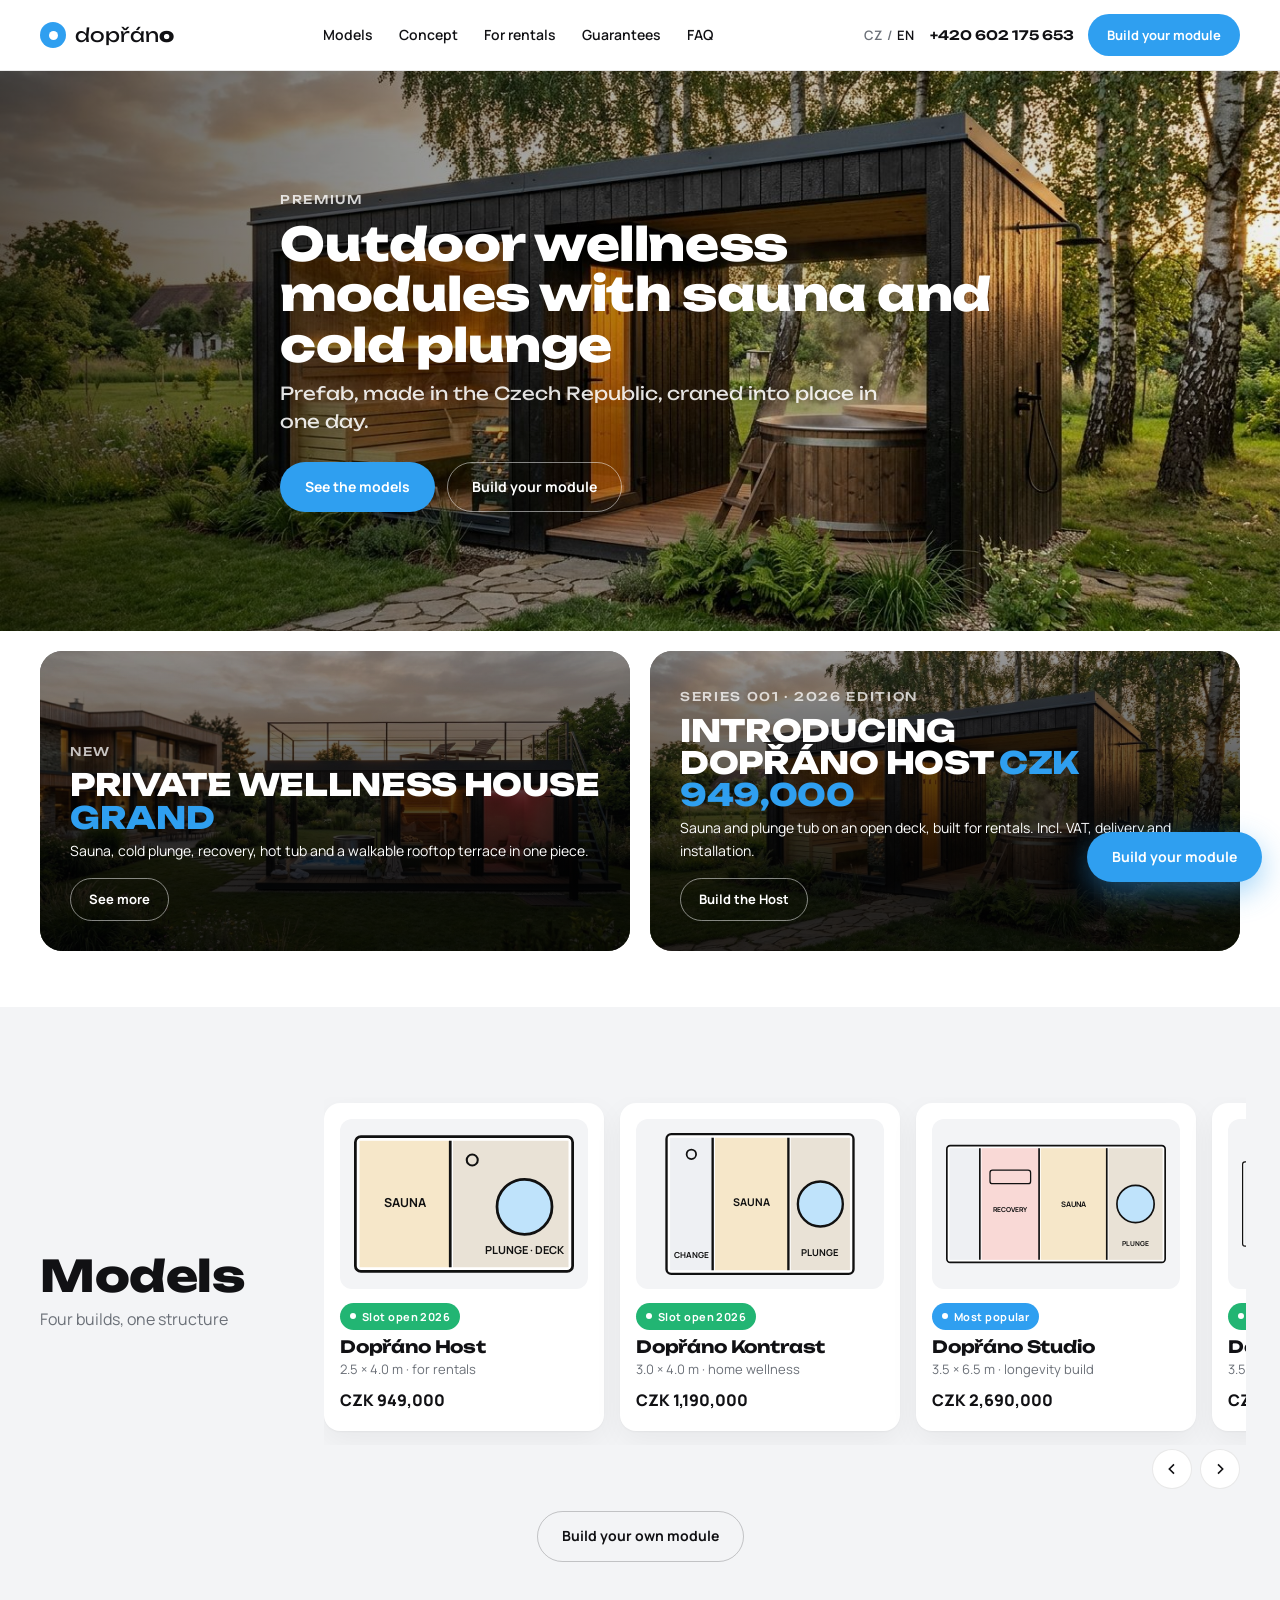
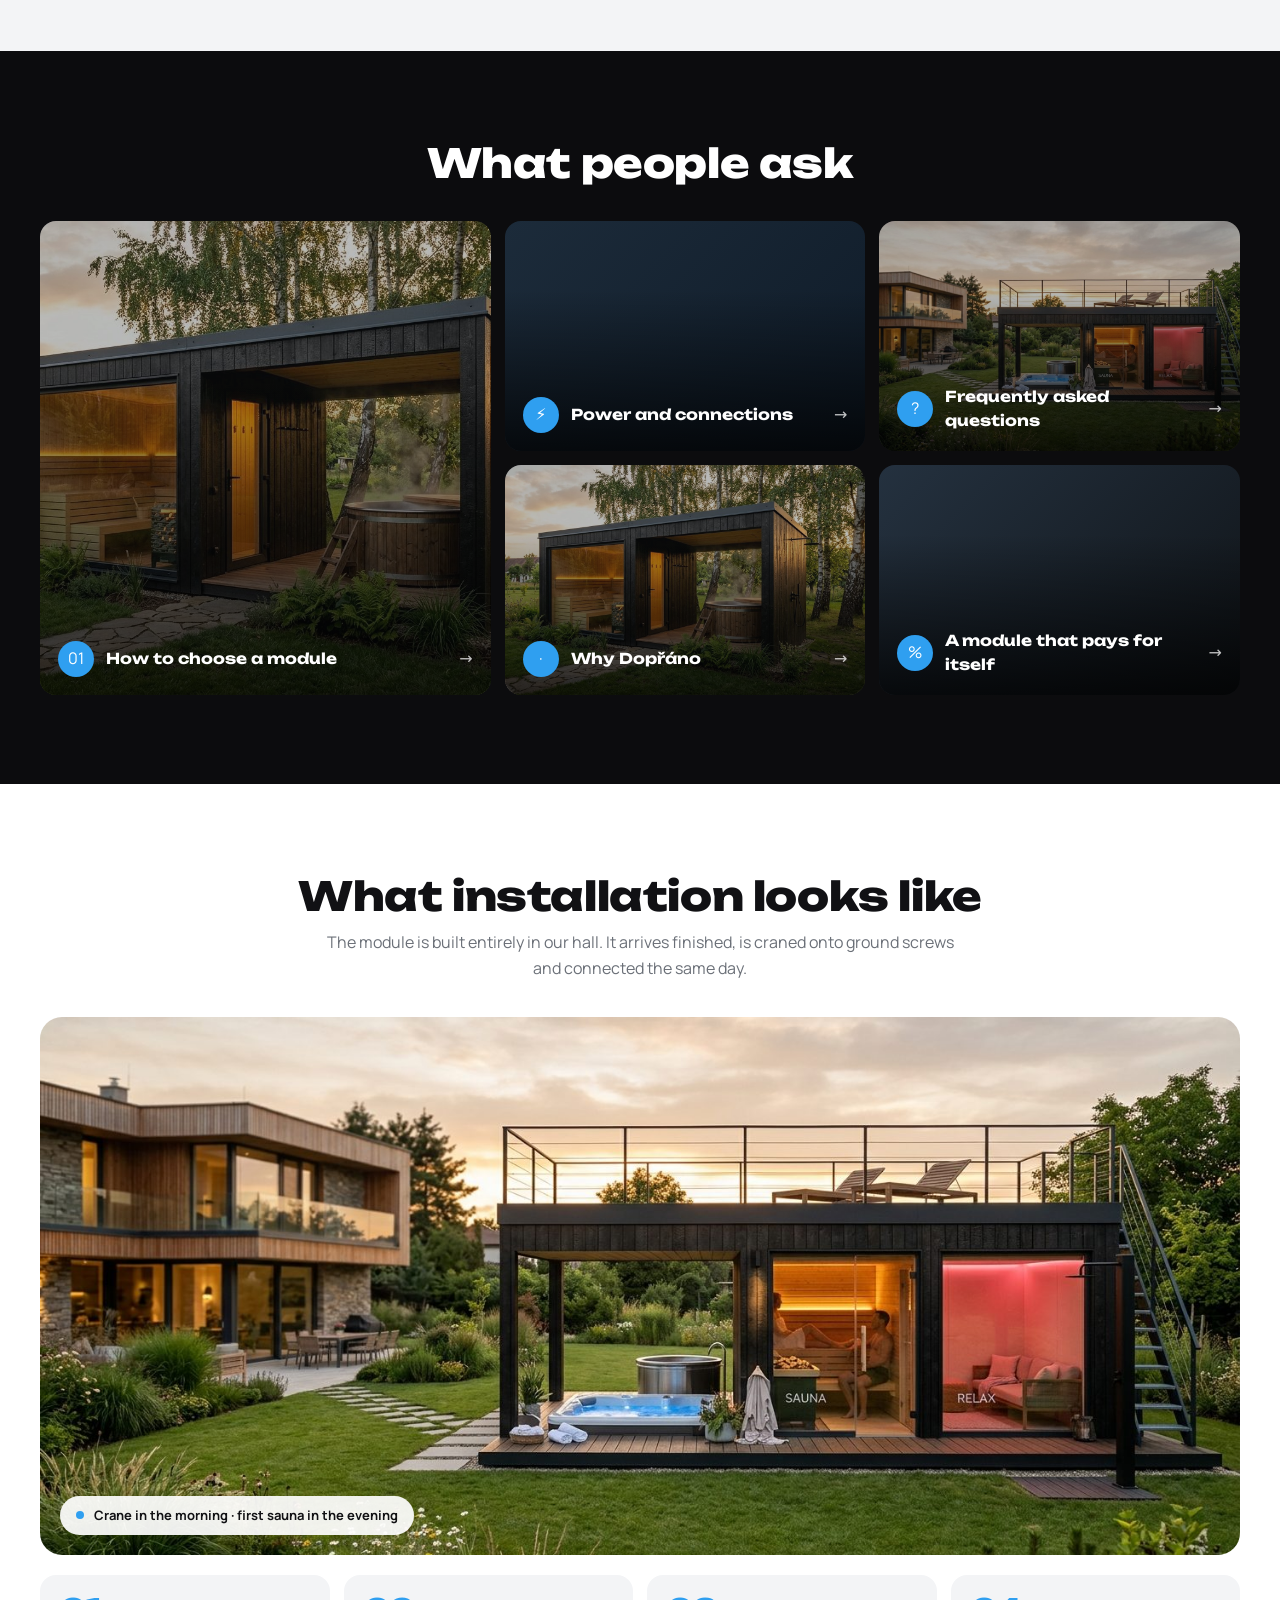
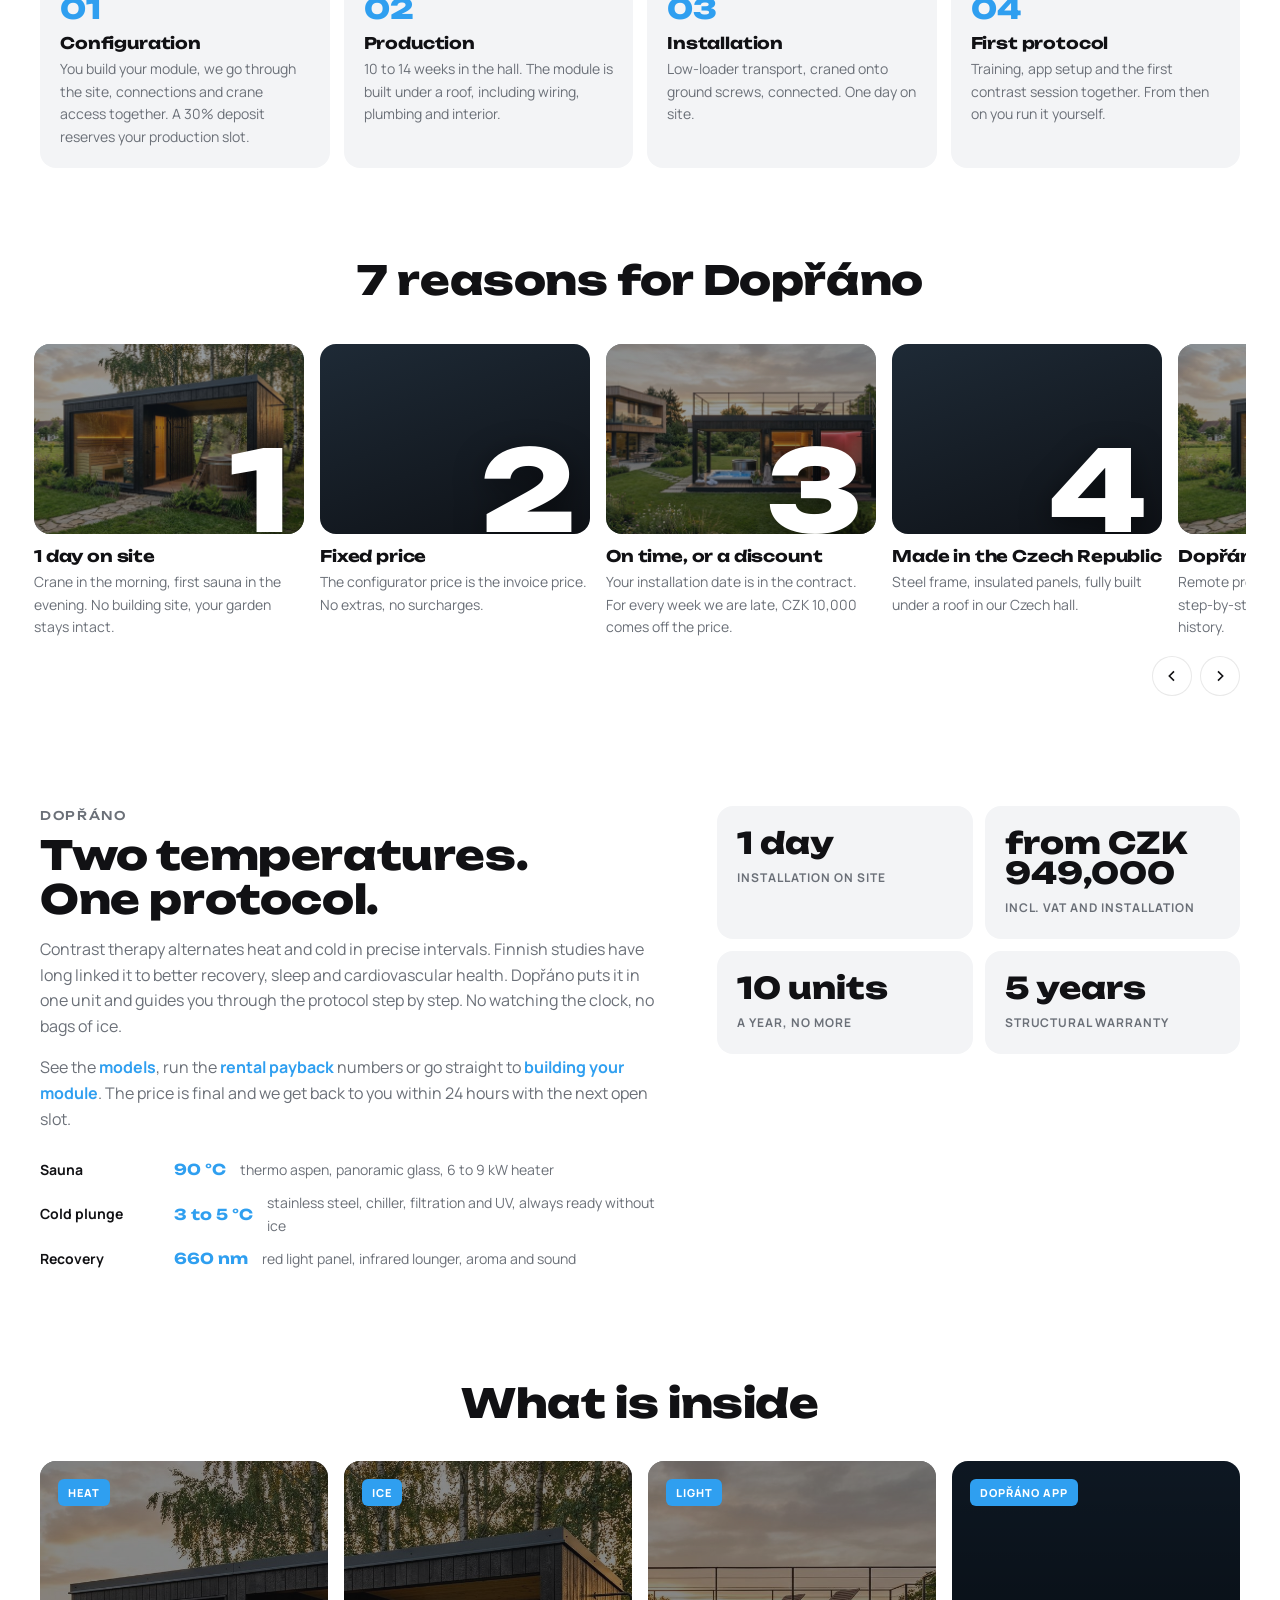
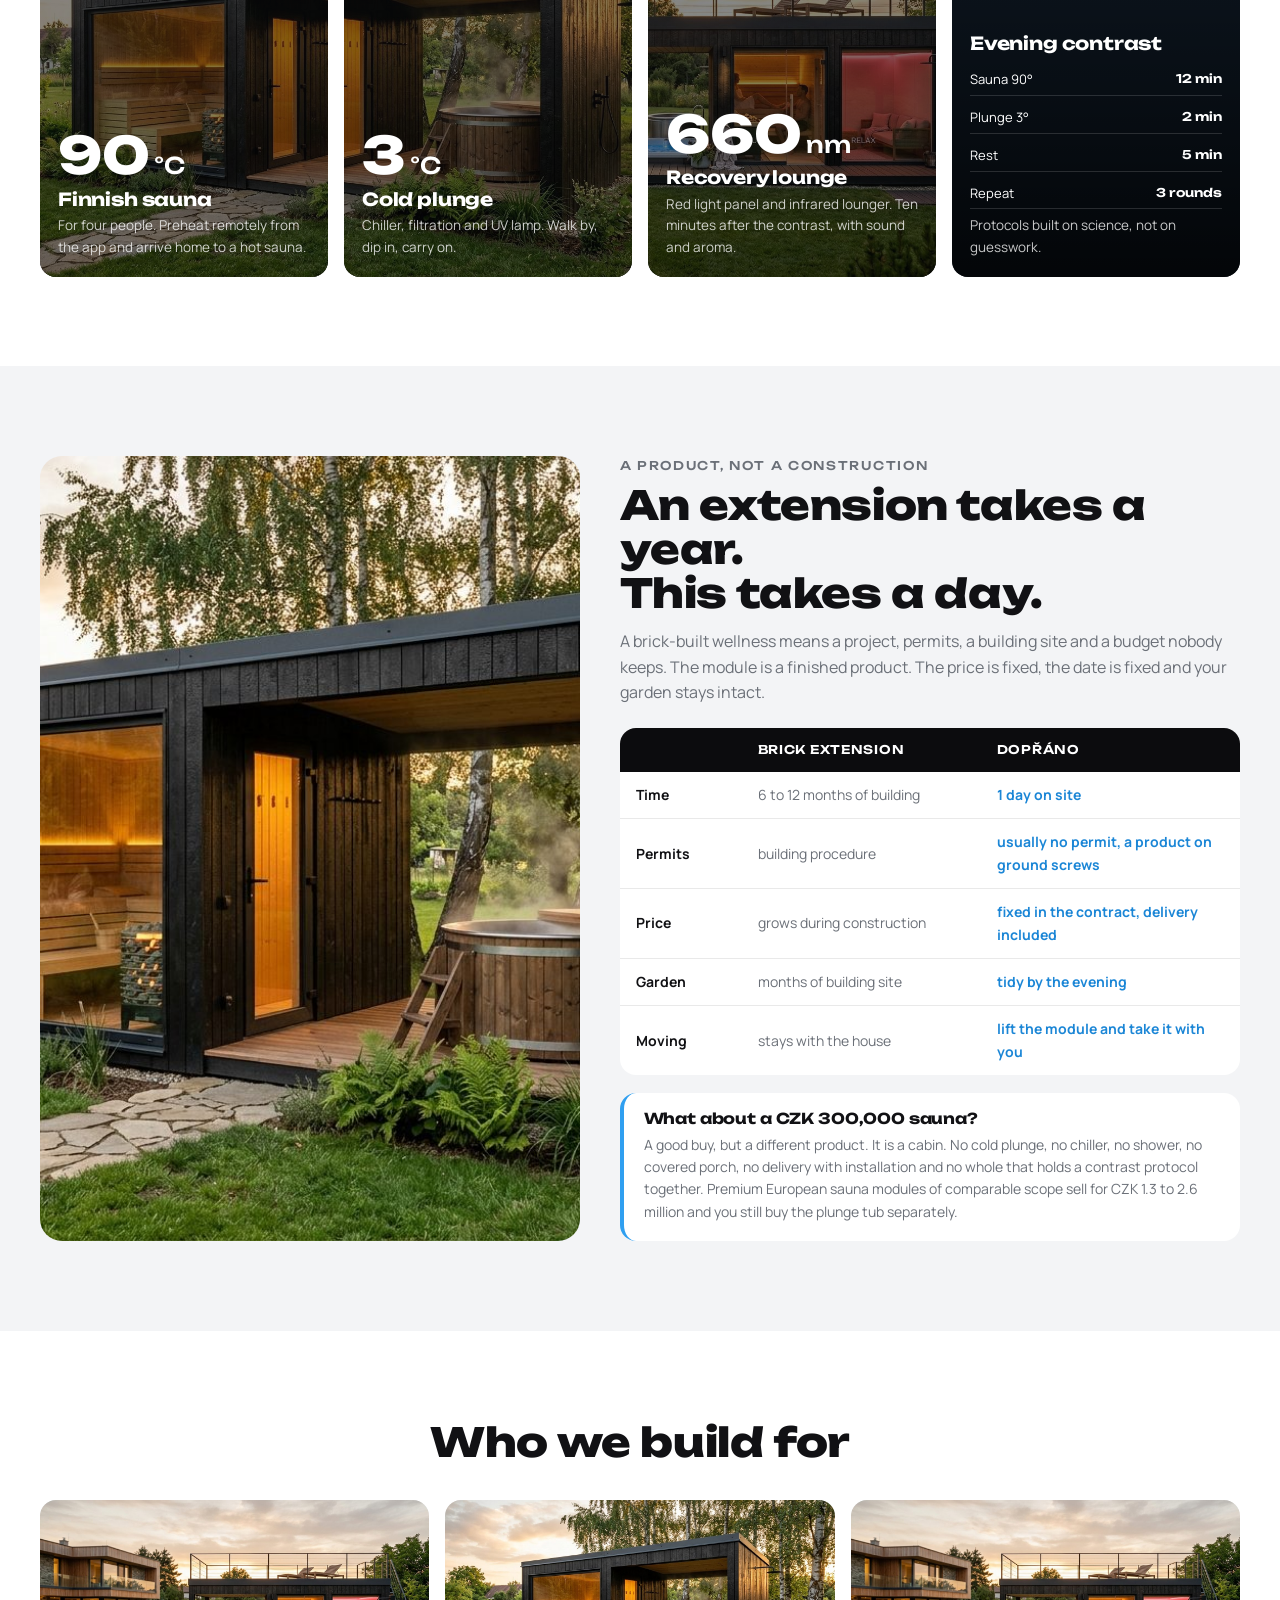
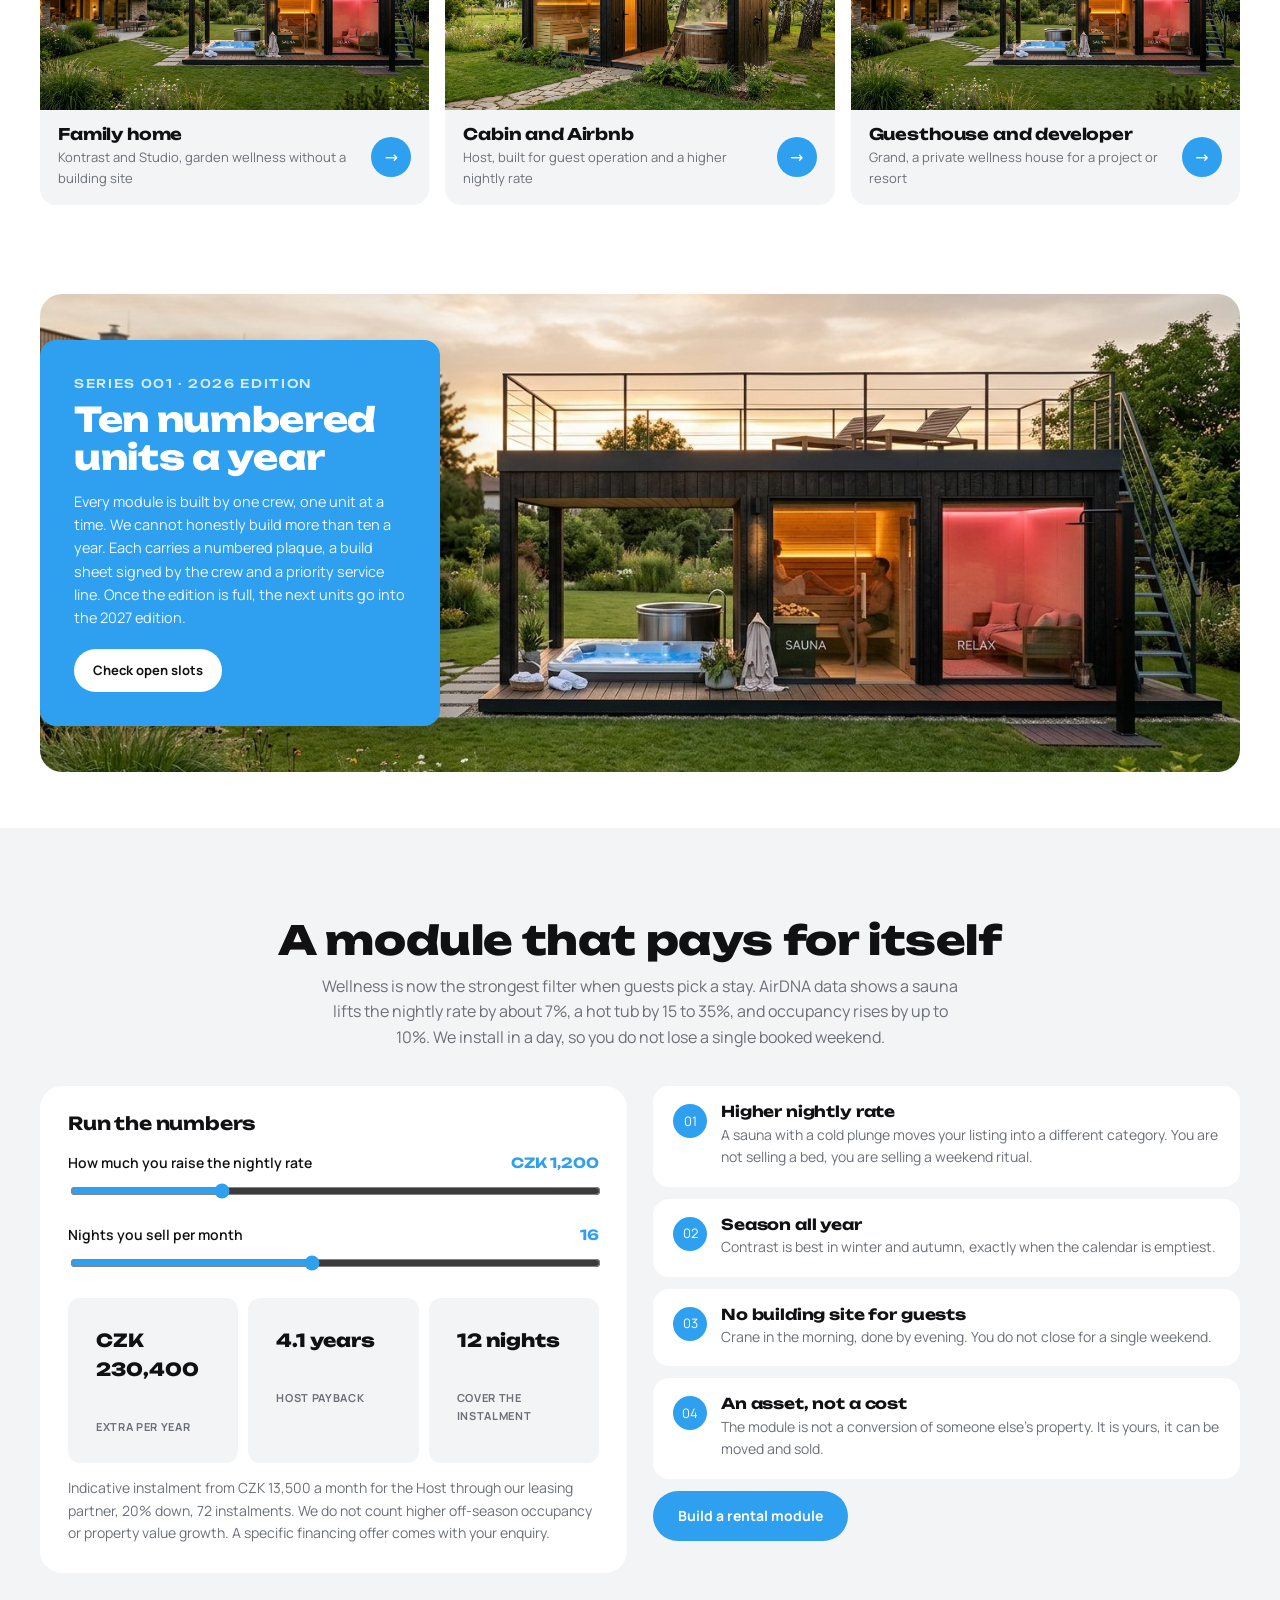
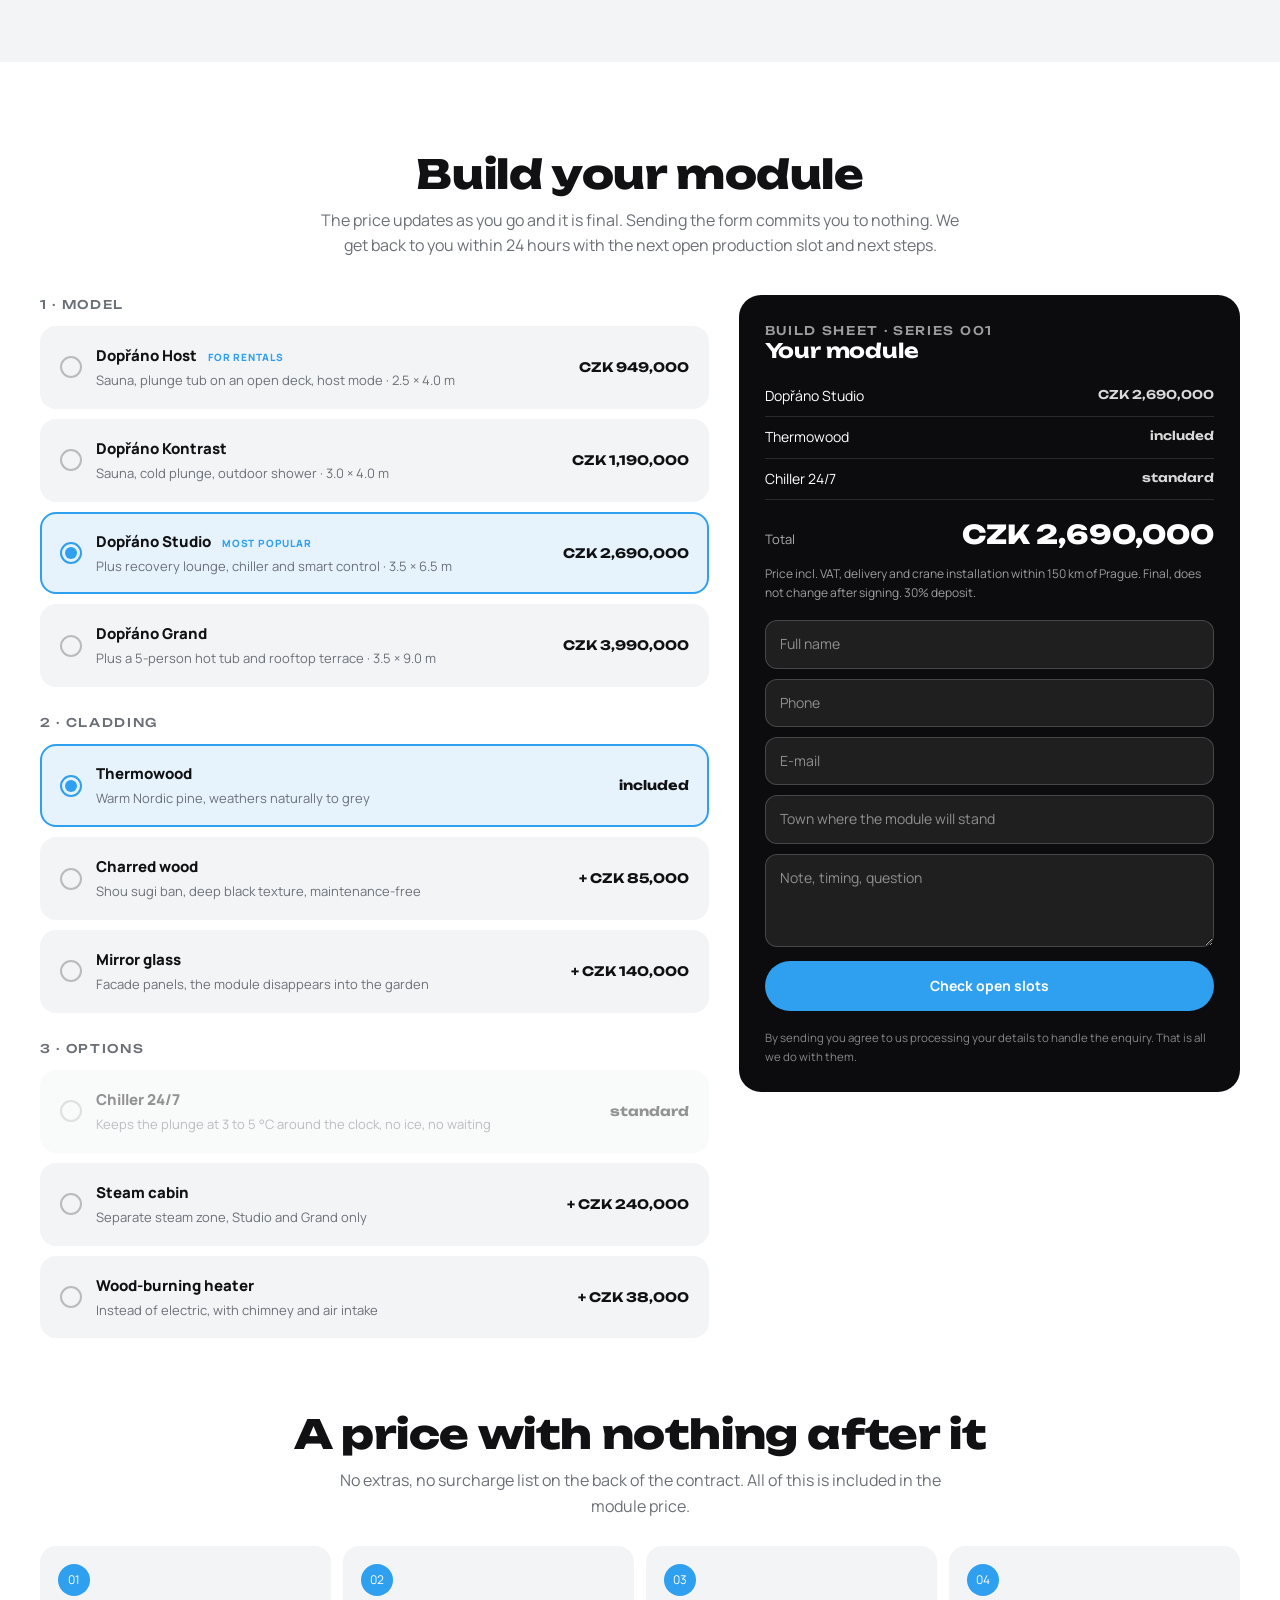
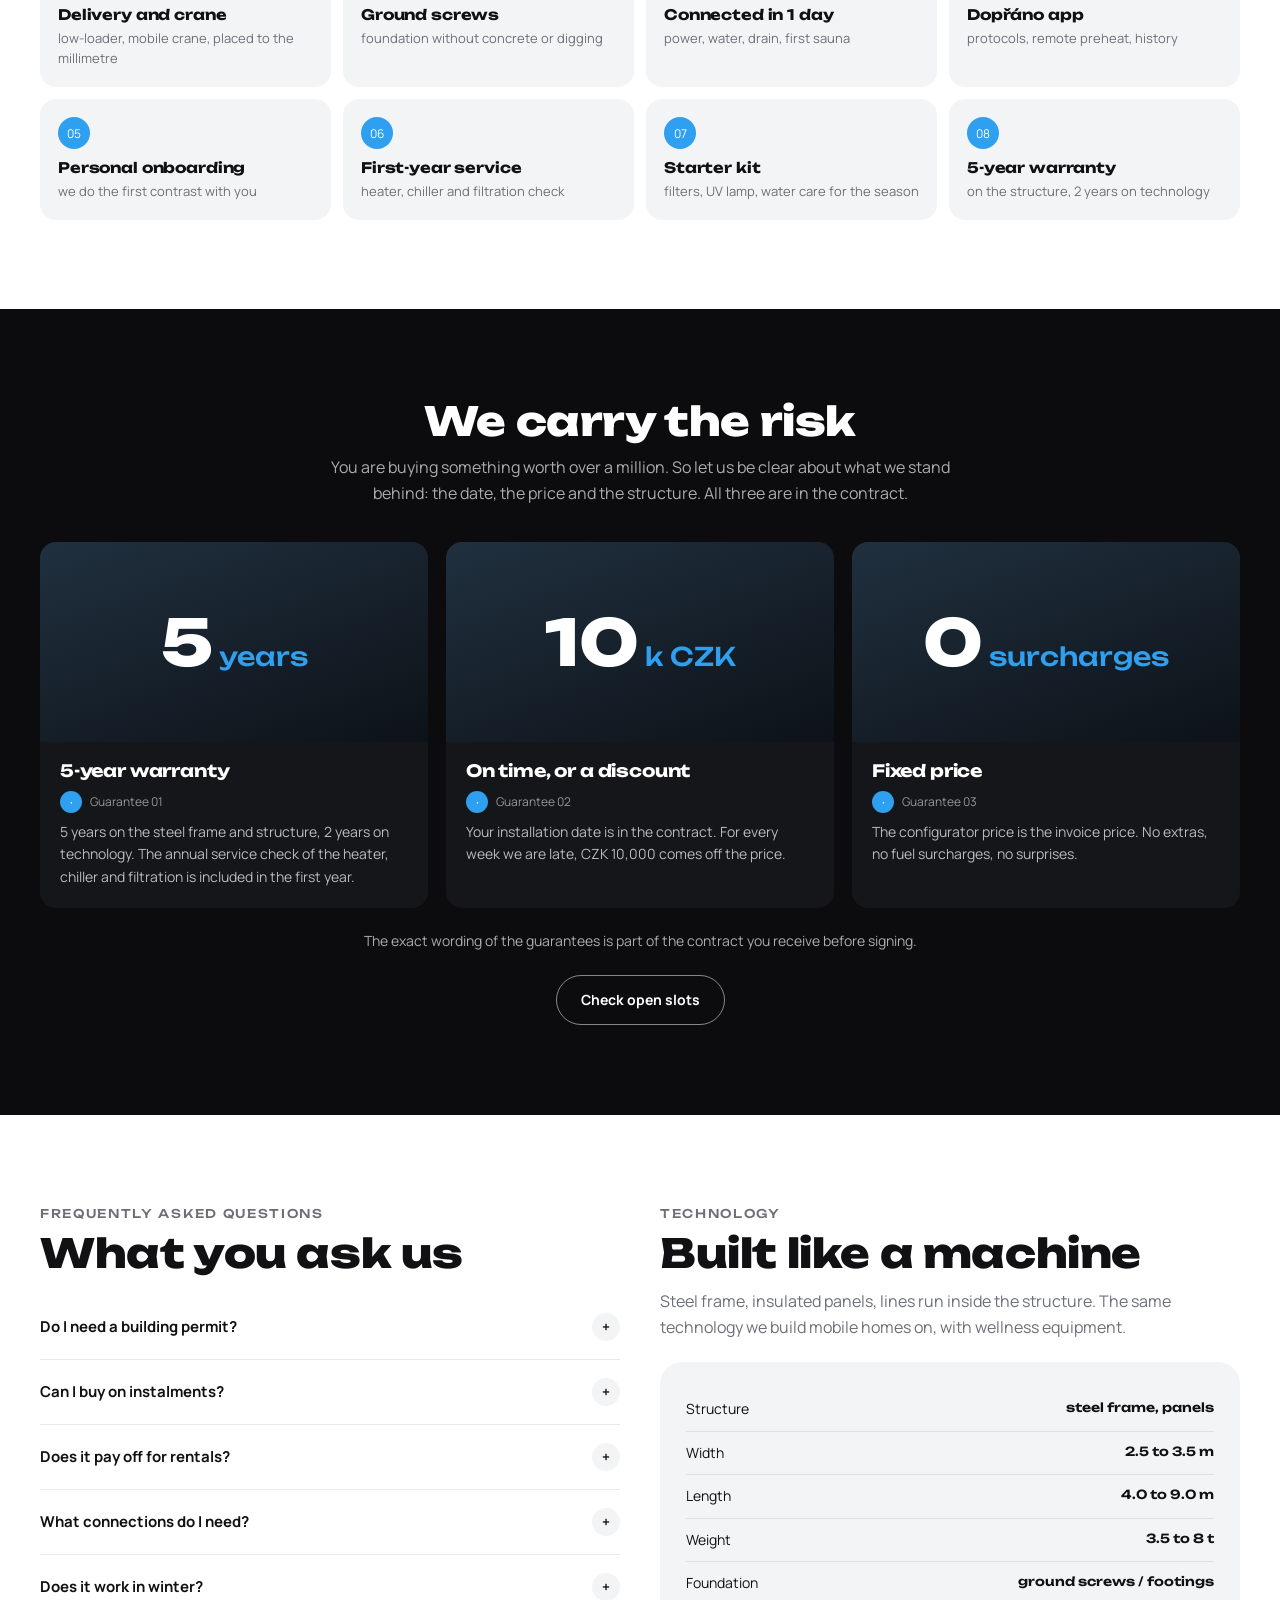
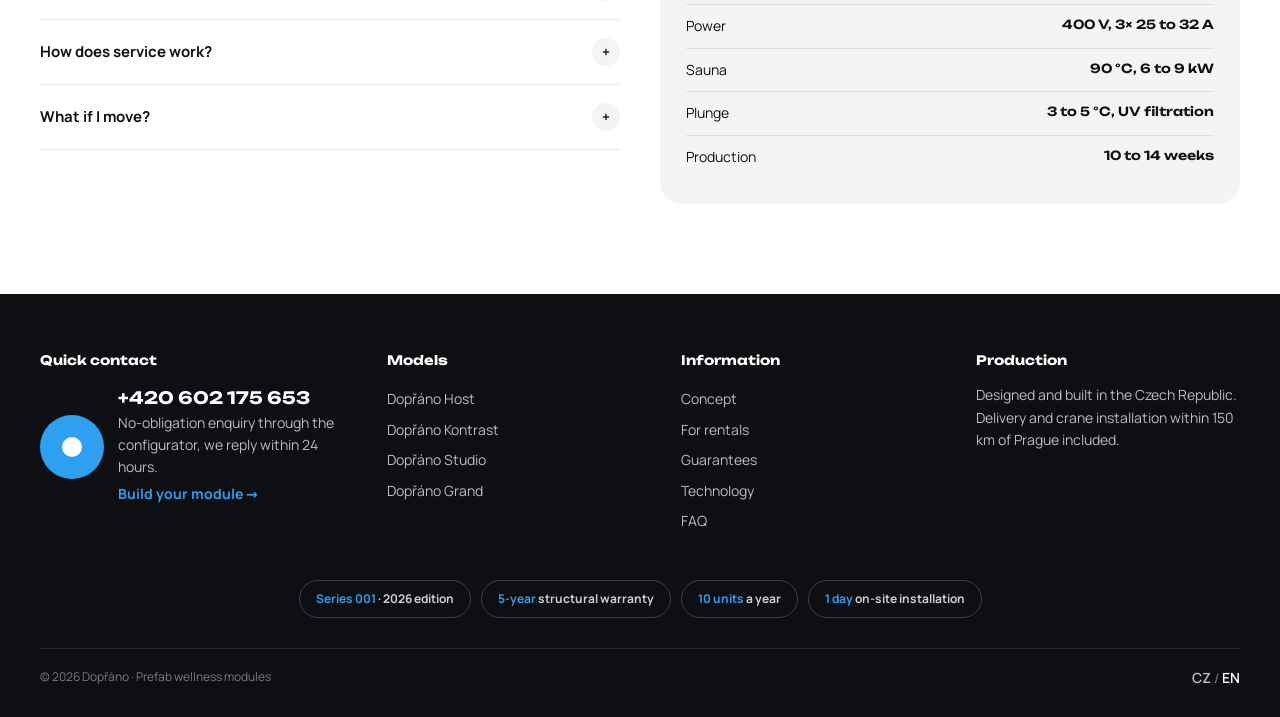
<file: en.html>
<!DOCTYPE html>
<html lang="en">
<head>
<meta charset="utf-8">
<meta name="viewport" content="width=device-width, initial-scale=1">
<link rel="icon" type="image/svg+xml" href="favicon.svg">
<title>Outdoor wellness module with sauna and cold plunge | Dopřáno</title>
<meta name="description" content="Prefab garden wellness module: Finnish sauna, cold plunge and recovery lounge in one unit. Made in the Czech Republic, craned into place in one day, fixed price from CZK 949,000.">
<meta name="robots" content="index, follow, max-image-preview:large">
<meta name="theme-color" content="#2f9ff0">
<link rel="canonical" href="https://davidsiwy.github.io/celsia/en.html">
<link rel="alternate" hreflang="cs" href="https://davidsiwy.github.io/celsia/">
<link rel="alternate" hreflang="en" href="https://davidsiwy.github.io/celsia/en.html">
<link rel="alternate" hreflang="x-default" href="https://davidsiwy.github.io/celsia/">
<meta property="og:type" content="website">
<meta property="og:site_name" content="Dopřáno">
<meta property="og:locale" content="en_GB">
<meta property="og:locale:alternate" content="cs_CZ">
<meta property="og:url" content="https://davidsiwy.github.io/celsia/en.html">
<meta property="og:title" content="Outdoor wellness module with sauna and cold plunge | Dopřáno">
<meta property="og:description" content="Finnish sauna, cold plunge and recovery in one prefab module. Installed in one day, fixed price from CZK 949,000.">
<meta property="og:image" content="https://davidsiwy.github.io/celsia/img/hero-kontrast.jpg">
<meta property="og:image:width" content="1408">
<meta property="og:image:height" content="768">
<meta name="twitter:card" content="summary_large_image">
<meta name="twitter:title" content="Outdoor wellness module with sauna and cold plunge | Dopřáno">
<meta name="twitter:description" content="Finnish sauna, cold plunge and recovery in one prefab module. Installed in one day, fixed price from CZK 949,000.">
<meta name="twitter:image" content="https://davidsiwy.github.io/celsia/img/hero-kontrast.jpg">
<script type="application/ld+json">{"@context":"https://schema.org","@graph":[{"@type":"Organization","@id":"https://davidsiwy.github.io/celsia/#org","name":"Dopřáno","url":"https://davidsiwy.github.io/celsia/","logo":"https://davidsiwy.github.io/celsia/favicon.svg","telephone":"+420602175653","description":"Prefab outdoor wellness modules: Finnish sauna, cold plunge and recovery in one unit.","areaServed":{"@type":"Country","name":"Czech Republic"},"address":{"@type":"PostalAddress","addressCountry":"CZ"},"contactPoint":{"@type":"ContactPoint","telephone":"+420602175653","contactType":"sales","availableLanguage":["cs","en"]}},{"@type":"WebSite","@id":"https://davidsiwy.github.io/celsia/#website","url":"https://davidsiwy.github.io/celsia/","name":"Dopřáno","inLanguage":["cs","en"],"publisher":{"@id":"https://davidsiwy.github.io/celsia/#org"}},{"@type":"WebPage","@id":"https://davidsiwy.github.io/celsia/en.html#page","url":"https://davidsiwy.github.io/celsia/en.html","inLanguage":"en","name":"Outdoor wellness module with sauna and cold plunge | Dopřáno","isPartOf":{"@id":"https://davidsiwy.github.io/celsia/#website"},"about":{"@id":"https://davidsiwy.github.io/celsia/#org"},"primaryImageOfPage":"https://davidsiwy.github.io/celsia/img/hero-kontrast.jpg"},{"@type":"Product","@id":"https://davidsiwy.github.io/celsia/#host","name":"Dopřáno Host","description":"Finnish sauna for four and a cold plunge on an open deck, outdoor shower, host mode in the app. Built for rentals.","brand":{"@type":"Brand","name":"Dopřáno"},"category":"Outdoor wellness module","image":["https://davidsiwy.github.io/celsia/img/hero-kontrast.jpg","https://davidsiwy.github.io/celsia/img/grand-terrace.jpg"],"additionalProperty":[{"@type":"PropertyValue","name":"Footprint","value":"2.5 × 4.0 m"}],"offers":{"@type":"Offer","url":"https://davidsiwy.github.io/celsia/en.html#konfigurator","priceCurrency":"CZK","price":949000,"availability":"https://schema.org/PreOrder","itemCondition":"https://schema.org/NewCondition","priceSpecification":{"@type":"UnitPriceSpecification","price":949000,"priceCurrency":"CZK","valueAddedTaxIncluded":true},"seller":{"@id":"https://davidsiwy.github.io/celsia/#org"}}},{"@type":"Product","@id":"https://davidsiwy.github.io/celsia/#kontrast","name":"Dopřáno Kontrast","description":"Finnish sauna, cold plunge and outdoor shower under one roof with a changing zone. The home wellness base.","brand":{"@type":"Brand","name":"Dopřáno"},"category":"Outdoor wellness module","image":["https://davidsiwy.github.io/celsia/img/hero-kontrast.jpg","https://davidsiwy.github.io/celsia/img/grand-terrace.jpg"],"additionalProperty":[{"@type":"PropertyValue","name":"Footprint","value":"3.0 × 4.0 m"}],"offers":{"@type":"Offer","url":"https://davidsiwy.github.io/celsia/en.html#konfigurator","priceCurrency":"CZK","price":1190000,"availability":"https://schema.org/PreOrder","itemCondition":"https://schema.org/NewCondition","priceSpecification":{"@type":"UnitPriceSpecification","price":1190000,"priceCurrency":"CZK","valueAddedTaxIncluded":true},"seller":{"@id":"https://davidsiwy.github.io/celsia/#org"}}},{"@type":"Product","@id":"https://davidsiwy.github.io/celsia/#studio","name":"Dopřáno Studio","description":"Sauna, cold plunge with 24/7 chiller, recovery lounge with red light panel and infrared lounger, Dopřáno app. The complete longevity build.","brand":{"@type":"Brand","name":"Dopřáno"},"category":"Outdoor wellness module","image":["https://davidsiwy.github.io/celsia/img/hero-kontrast.jpg","https://davidsiwy.github.io/celsia/img/grand-terrace.jpg"],"additionalProperty":[{"@type":"PropertyValue","name":"Footprint","value":"3.5 × 6.5 m"}],"offers":{"@type":"Offer","url":"https://davidsiwy.github.io/celsia/en.html#konfigurator","priceCurrency":"CZK","price":2690000,"availability":"https://schema.org/PreOrder","itemCondition":"https://schema.org/NewCondition","priceSpecification":{"@type":"UnitPriceSpecification","price":2690000,"priceCurrency":"CZK","valueAddedTaxIncluded":true},"seller":{"@id":"https://davidsiwy.github.io/celsia/#org"}}},{"@type":"Product","@id":"https://davidsiwy.github.io/celsia/#grand","name":"Dopřáno Grand","description":"The longevity build plus a sunken 5-person hot tub and a walkable rooftop terrace. A private wellness house.","brand":{"@type":"Brand","name":"Dopřáno"},"category":"Outdoor wellness module","image":["https://davidsiwy.github.io/celsia/img/hero-kontrast.jpg","https://davidsiwy.github.io/celsia/img/grand-terrace.jpg"],"additionalProperty":[{"@type":"PropertyValue","name":"Footprint","value":"3.5 × 9.0 m"}],"offers":{"@type":"Offer","url":"https://davidsiwy.github.io/celsia/en.html#konfigurator","priceCurrency":"CZK","price":3990000,"availability":"https://schema.org/PreOrder","itemCondition":"https://schema.org/NewCondition","priceSpecification":{"@type":"UnitPriceSpecification","price":3990000,"priceCurrency":"CZK","valueAddedTaxIncluded":true},"seller":{"@id":"https://davidsiwy.github.io/celsia/#org"}}},{"@type":"FAQPage","@id":"https://davidsiwy.github.io/celsia/en.html#faq","mainEntity":[{"@type":"Question","name":"Do I need a building permit?","acceptedAnswer":{"@type":"Answer","text":"The module is a product placed on ground screws, not a conventional building. The placement regime depends on the module size and the specific plot. We go through it with you before signing, it is part of preparing the order."}},{"@type":"Question","name":"Can I buy on instalments?","acceptedAnswer":{"@type":"Answer","text":"Yes, through our leasing partner. Indicatively from CZK 13,500 a month with 20% down for the Host. A specific offer comes with your enquiry."}},{"@type":"Question","name":"Does it pay off for rentals?","acceptedAnswer":{"@type":"Answer","text":"AirDNA data shows a sauna lifts the nightly rate by about 7%, a hot tub by 15 to 35%, and occupancy rises by up to 10%. At 15 or more nights a month the Host typically pays back in four to six years from the nightly rate alone, longer for less busy properties. The calculator above uses your numbers."}},{"@type":"Question","name":"What connections do I need?","acceptedAnswer":{"@type":"Answer","text":"400 V power with a 3× 25 to 32 A breaker depending on the build, water and drain for the shower and hot tub. The plunge tub itself works without a permanent water connection."}},{"@type":"Question","name":"Does it work in winter?","acceptedAnswer":{"@type":"Answer","text":"The module is insulated for year-round use and all lines run inside the tempered structure. Winter is the best season for contrast."}},{"@type":"Question","name":"How does service work?","acceptedAnswer":{"@type":"Answer","text":"Annual service check of the heater, chiller and filtration, first year included. 5-year warranty on the structure, 2 years on technology."}},{"@type":"Question","name":"What if I move?","acceptedAnswer":{"@type":"Answer","text":"The module can be lifted and moved the same way it arrived. It is a natural feature, not a compromise."}}]}]}</script>
<link rel="stylesheet" href="fonts.css">
<link rel="stylesheet" href="style.css">
</head>
<body>

<header class="hdr">
  <div class="wrap">
    <a href="#top" class="logo" aria-label="Dopřáno">
      <span class="logo-mark"><i></i></span>
      <span class="logo-type">dopřán<b>o</b></span>
    </a>
    <nav class="nav">
      <a href="#modely">Models</a>
      <a href="#koncept">Concept</a>
      <a href="#pronajem">For rentals</a>
      <a href="#garance">Guarantees</a>
      <a href="#faq">FAQ</a>
    </nav>
    <div class="hdr-right">
      <span class="lang"><a href="index.html">CZ</a> / <a href="en.html" class="on">EN</a></span>
      <a href="tel:+420602175653" class="tel">+420 602 175 653</a>
      <a href="#konfigurator" class="btn btn-blue btn-sm">Build your module</a>
      <button class="burger" aria-label="Menu" data-burger>MENU <span></span></button>
    </div>
  </div>
  <div class="mnav" data-mnav>
    <a href="#modely">Models</a>
    <a href="#koncept">Concept</a>
    <a href="#pronajem">For rentals</a>
    <a href="#konfigurator">Configurator</a>
    <a href="#garance">Guarantees</a>
    <a href="#faq">FAQ</a>
    <a href="tel:+420602175653">+420 602 175 653</a>
    <a href="index.html">Česky</a>
  </div>
</header>

<main id="top">

<!-- HERO -->
<section class="hero">
  <img src="img/hero-kontrast.jpg" alt="Dopřáno outdoor wellness module with sauna and cold plunge in a garden" width="1408" height="768" fetchpriority="high">
  <div class="hero-in">
    <div class="wrap">
      <div class="eyebrow">Premium</div>
      <h1>Outdoor wellness modules with sauna and cold plunge</h1>
      <p class="sub">Prefab, made in the Czech Republic, craned into place in one day.</p>
      <div class="hero-cta">
        <a href="#modely" class="btn btn-blue">See the models</a>
        <a href="#konfigurator" class="btn btn-outline-w">Build your module</a>
      </div>
    </div>
  </div>
</section>

<!-- PROMO BANNERS -->
<section class="wrap">
  <div class="promos">
    <a href="#modely" class="promo">
      <img src="img/grand-terrace.jpg" alt="Dopřáno Grand wellness module with hot tub, sauna and rooftop terrace by a family home" width="1408" height="768">
      <div class="promo-in">
        <div class="eyebrow">New</div>
        <h3>Private wellness house<br><span class="accent">Grand</span></h3>
        <p class="small">Sauna, cold plunge, recovery, hot tub and a walkable rooftop terrace in one piece.</p>
        <span class="btn btn-outline-w btn-sm">See more</span>
      </div>
    </a>
    <a href="#konfigurator" class="promo" data-goto-model="host">
      <img src="img/hero-kontrast.jpg" alt="Dopřáno Host module with sauna and cold plunge on an open deck" width="1408" height="768">
      <div class="promo-in">
        <div class="eyebrow">Series 001 · 2026 edition</div>
        <h3>Introducing<br>Dopřáno Host <span class="accent">CZK 949,000</span></h3>
        <p class="small">Sauna and plunge tub on an open deck, built for rentals. Incl. VAT, delivery and installation.</p>
        <span class="btn btn-outline-w btn-sm">Build the Host</span>
      </div>
    </a>
  </div>
</section>

<!-- MODELS -->
<section id="modely" class="sec sec-gray" style="margin-top:56px">
  <div class="wrap">
    <div class="models-head">
      <div>
        <h2>Models</h2>
        <p class="muted">Four builds, one structure</p>
      </div>
      <div>
        <div class="cards-scroll" data-scroll="models">
          <a href="#konfigurator" class="pcard" data-goto-model="host">
            <div class="plan">
              <svg viewBox="0 0 160 100" aria-hidden="true">
                <rect x="1" y="1" width="158" height="98" rx="4" fill="#fff" stroke="#111" stroke-width="2"/>
                <rect x="4" y="4" width="66" height="92" fill="#f6e7c9"/>
                <line x1="70" y1="4" x2="70" y2="96" stroke="#111" stroke-width="2"/>
                <rect x="72" y="4" width="84" height="92" fill="#e9e2d6"/>
                <circle cx="124" cy="52" r="20" fill="#bfe3fb" stroke="#111" stroke-width="2"/>
                <circle cx="86" cy="18" r="4" fill="none" stroke="#111" stroke-width="1.5"/>
                <text x="37" y="52" font-size="9" font-family="Manrope" font-weight="700" text-anchor="middle" fill="#111">SAUNA</text>
                <text x="124" y="86" font-size="8" font-family="Manrope" font-weight="700" text-anchor="middle" fill="#111">PLUNGE · DECK</text>
              </svg>
            </div>
            <span class="badge">Slot open 2026</span>
            <h3>Dopřáno Host</h3>
            <div class="dim">2.5 × 4.0 m · for rentals</div>
            <div class="price">CZK 949,000</div>
          </a>
          <a href="#konfigurator" class="pcard" data-goto-model="kontrast">
            <div class="plan">
              <svg viewBox="0 0 160 120" aria-hidden="true">
                <rect x="1" y="1" width="158" height="118" rx="4" fill="#fff" stroke="#111" stroke-width="2"/>
                <rect x="4" y="4" width="36" height="112" fill="#eef0f3"/>
                <line x1="40" y1="4" x2="40" y2="116" stroke="#111" stroke-width="2"/>
                <rect x="42" y="4" width="62" height="112" fill="#f6e7c9"/>
                <line x1="104" y1="4" x2="104" y2="116" stroke="#111" stroke-width="2"/>
                <rect x="106" y="4" width="50" height="112" fill="#e9e2d6"/>
                <circle cx="131" cy="60" r="19" fill="#bfe3fb" stroke="#111" stroke-width="2"/>
                <circle cx="22" cy="18" r="4" fill="none" stroke="#111" stroke-width="1.5"/>
                <text x="73" y="62" font-size="9" font-family="Manrope" font-weight="700" text-anchor="middle" fill="#111">SAUNA</text>
                <text x="131" y="104" font-size="8" font-family="Manrope" font-weight="700" text-anchor="middle" fill="#111">PLUNGE</text>
                <text x="22" y="106" font-size="7" font-family="Manrope" font-weight="700" text-anchor="middle" fill="#111">CHANGE</text>
              </svg>
            </div>
            <span class="badge">Slot open 2026</span>
            <h3>Dopřáno Kontrast</h3>
            <div class="dim">3.0 × 4.0 m · home wellness</div>
            <div class="price">CZK 1,190,000</div>
          </a>
          <a href="#konfigurator" class="pcard" data-goto-model="studio">
            <div class="plan">
              <svg viewBox="0 0 260 140" aria-hidden="true">
                <rect x="1" y="1" width="258" height="138" rx="4" fill="#fff" stroke="#111" stroke-width="2"/>
                <rect x="4" y="4" width="36" height="132" fill="#eef0f3"/>
                <line x1="40" y1="4" x2="40" y2="136" stroke="#111" stroke-width="2"/>
                <rect x="42" y="4" width="68" height="132" fill="#f9d9d6"/>
                <line x1="110" y1="4" x2="110" y2="136" stroke="#111" stroke-width="2"/>
                <rect x="112" y="4" width="78" height="132" fill="#f6e7c9"/>
                <line x1="190" y1="4" x2="190" y2="136" stroke="#111" stroke-width="2"/>
                <rect x="192" y="4" width="64" height="132" fill="#e9e2d6"/>
                <circle cx="224" cy="70" r="22" fill="#bfe3fb" stroke="#111" stroke-width="2"/>
                <rect x="52" y="30" width="48" height="16" rx="3" fill="none" stroke="#111" stroke-width="1.5"/>
                <text x="76" y="80" font-size="8" font-family="Manrope" font-weight="700" text-anchor="middle" fill="#111">RECOVERY</text>
                <text x="151" y="74" font-size="9" font-family="Manrope" font-weight="700" text-anchor="middle" fill="#111">SAUNA</text>
                <text x="224" y="120" font-size="8" font-family="Manrope" font-weight="700" text-anchor="middle" fill="#111">PLUNGE</text>
              </svg>
            </div>
            <span class="badge badge-blue">Most popular</span>
            <h3>Dopřáno Studio</h3>
            <div class="dim">3.5 × 6.5 m · longevity build</div>
            <div class="price">CZK 2,690,000</div>
          </a>
          <a href="#konfigurator" class="pcard" data-goto-model="grand">
            <div class="plan">
              <svg viewBox="0 0 360 140" aria-hidden="true">
                <rect x="1" y="1" width="358" height="138" rx="4" fill="#fff" stroke="#111" stroke-width="2"/>
                <rect x="4" y="4" width="32" height="132" fill="#eef0f3"/>
                <line x1="36" y1="4" x2="36" y2="136" stroke="#111" stroke-width="2"/>
                <rect x="38" y="4" width="62" height="132" fill="#f9d9d6"/>
                <line x1="100" y1="4" x2="100" y2="136" stroke="#111" stroke-width="2"/>
                <rect x="102" y="4" width="74" height="132" fill="#f6e7c9"/>
                <line x1="176" y1="4" x2="176" y2="136" stroke="#111" stroke-width="2"/>
                <rect x="178" y="4" width="58" height="132" fill="#e9e2d6"/>
                <circle cx="207" cy="70" r="20" fill="#bfe3fb" stroke="#111" stroke-width="2"/>
                <line x1="236" y1="4" x2="236" y2="136" stroke="#111" stroke-width="2"/>
                <rect x="238" y="4" width="48" height="132" fill="#e4eef3"/>
                <line x1="286" y1="4" x2="286" y2="136" stroke="#111" stroke-width="2"/>
                <rect x="288" y="4" width="68" height="132" fill="#e9e2d6"/>
                <rect x="298" y="30" width="48" height="80" rx="10" fill="#9fd4f7" stroke="#111" stroke-width="2"/>
                <text x="69" y="80" font-size="7" font-family="Manrope" font-weight="700" text-anchor="middle" fill="#111">RECOVERY</text>
                <text x="139" y="74" font-size="9" font-family="Manrope" font-weight="700" text-anchor="middle" fill="#111">SAUNA</text>
                <text x="207" y="118" font-size="8" font-family="Manrope" font-weight="700" text-anchor="middle" fill="#111">PLUNGE</text>
                <text x="262" y="74" font-size="7" font-family="Manrope" font-weight="700" text-anchor="middle" fill="#111">STEAM</text>
                <text x="322" y="124" font-size="7" font-family="Manrope" font-weight="700" text-anchor="middle" fill="#111">HOT TUB</text>
              </svg>
            </div>
            <span class="badge">Slot open 2026</span>
            <h3>Dopřáno Grand</h3>
            <div class="dim">3.5 × 9.0 m · private wellness house</div>
            <div class="price">CZK 3,990,000</div>
          </a>
        </div>
        <div class="scroll-ctrl">
          <button class="circ" data-scroll-prev="models" aria-label="Previous">
            <svg viewBox="0 0 24 24" fill="none" stroke="currentColor" stroke-width="2.4"><path d="M15 5l-7 7 7 7"/></svg>
          </button>
          <button class="circ" data-scroll-next="models" aria-label="Next">
            <svg viewBox="0 0 24 24" fill="none" stroke="currentColor" stroke-width="2.4"><path d="M9 5l7 7-7 7"/></svg>
          </button>
        </div>
      </div>
    </div>
    <div class="center-btn"><a href="#konfigurator" class="btn btn-outline">Build your own module</a></div>
  </div>
</section>

<!-- BENTO -->
<section class="sec sec-dark">
  <div class="wrap">
    <div class="sec-title"><h2>What people ask</h2></div>
    <div class="bento">
      <a href="#modely" class="tile big">
        <img src="img/hero-kontrast.jpg" alt="Outdoor sauna with cold plunge, Dopřáno Kontrast module" loading="lazy" width="1408" height="768">
        <div class="tile-in"><span class="circ">01</span><span class="t">How to choose a module</span><span class="arr">→</span></div>
      </a>
      <a href="#technika" class="tile grad">
        <div class="tile-in"><span class="circ">⚡</span><span class="t">Power and connections</span><span class="arr">→</span></div>
      </a>
      <a href="#faq" class="tile">
        <img src="img/grand-terrace.jpg" alt="Sauna and recovery lounge of the Dopřáno Grand module" style="object-position:70% 60%" loading="lazy" width="1408" height="768">
        <div class="tile-in"><span class="circ">?</span><span class="t">Frequently asked questions</span><span class="arr">→</span></div>
      </a>
      <a href="#duvody" class="tile">
        <img src="img/hero-kontrast.jpg" alt="Cold plunge and outdoor shower of a Dopřáno wellness module" style="object-position:80% 50%" loading="lazy" width="1408" height="768">
        <div class="tile-in"><span class="circ">·</span><span class="t">Why Dopřáno</span><span class="arr">→</span></div>
      </a>
      <a href="#pronajem" class="tile grad2">
        <div class="tile-in"><span class="circ">%</span><span class="t">A module that pays for itself</span><span class="arr">→</span></div>
      </a>
    </div>
  </div>
</section>

<!-- INSTALL -->
<section id="proces" class="sec">
  <div class="wrap">
    <div class="sec-title">
      <h2>What installation looks like</h2>
      <p>The module is built entirely in our hall. It arrives finished, is craned onto ground screws and connected the same day.</p>
    </div>
    <div class="bigimg">
      <img src="img/grand-terrace.jpg" alt="Dopřáno Grand wellness module installed in a garden after a one-day installation" loading="lazy" width="1408" height="768">
      <div class="chip"><i></i> Crane in the morning · first sauna in the evening</div>
    </div>
    <div class="steps">
      <div class="step"><div class="n">01</div><h3>Configuration</h3><p>You build your module, we go through the site, connections and crane access together. A 30% deposit reserves your production slot.</p></div>
      <div class="step"><div class="n">02</div><h3>Production</h3><p>10 to 14 weeks in the hall. The module is built under a roof, including wiring, plumbing and interior.</p></div>
      <div class="step"><div class="n">03</div><h3>Installation</h3><p>Low-loader transport, craned onto ground screws, connected. One day on site.</p></div>
      <div class="step"><div class="n">04</div><h3>First protocol</h3><p>Training, app setup and the first contrast session together. From then on you run it yourself.</p></div>
    </div>
  </div>
</section>

<!-- 7 REASONS -->
<section id="duvody" class="sec" style="padding-top:0">
  <div class="wrap">
    <div class="sec-title"><h2>7 reasons for Dopřáno</h2></div>
    <div class="reasons" data-scroll="reasons">
      <div class="reason"><div class="pic"><img src="img/hero-kontrast.jpg" alt="Dopřáno module installed in one day" loading="lazy" width="1408" height="768"><div class="num">1</div></div><h3>1 day on site</h3><p>Crane in the morning, first sauna in the evening. No building site, your garden stays intact.</p></div>
      <div class="reason"><div class="pic"><div class="num">2</div></div><h3>Fixed price</h3><p>The configurator price is the invoice price. No extras, no surcharges.</p></div>
      <div class="reason"><div class="pic"><img src="img/grand-terrace.jpg" alt="Dopřáno Grand module, fixed installation date" style="object-position:60% 50%" loading="lazy" width="1408" height="768"><div class="num">3</div></div><h3>On time, or a discount</h3><p>Your installation date is in the contract. For every week we are late, CZK 10,000 comes off the price.</p></div>
      <div class="reason"><div class="pic"><div class="num">4</div></div><h3>Made in the Czech Republic</h3><p>Steel frame, insulated panels, fully built under a roof in our Czech hall.</p></div>
      <div class="reason"><div class="pic"><img src="img/hero-kontrast.jpg" alt="Finnish sauna with panoramic glass controlled from the Dopřáno app" style="object-position:20% 50%" loading="lazy" width="1408" height="768"><div class="num">5</div></div><h3>Dopřáno app</h3><p>Remote preheat, temperature control, step-by-step protocols and session history.</p></div>
      <div class="reason"><div class="pic"><div class="num">6</div></div><h3>5-year warranty</h3><p>5 years on the structure, 2 years on technology. First-year service included.</p></div>
      <div class="reason"><div class="pic"><img src="img/grand-terrace.jpg" alt="Numbered Dopřáno Series 001 module" style="object-position:30% 50%" loading="lazy" width="1408" height="768"><div class="num">7</div></div><h3>10 units a year</h3><p>Every module is built by one crew. Numbered plaque and priority service line.</p></div>
    </div>
    <div class="scroll-ctrl">
      <button class="circ" data-scroll-prev="reasons" aria-label="Previous"><svg viewBox="0 0 24 24" fill="none" stroke="currentColor" stroke-width="2.4"><path d="M15 5l-7 7 7 7"/></svg></button>
      <button class="circ" data-scroll-next="reasons" aria-label="Next"><svg viewBox="0 0 24 24" fill="none" stroke="currentColor" stroke-width="2.4"><path d="M9 5l7 7-7 7"/></svg></button>
    </div>
  </div>
</section>

<!-- CONCEPT -->
<section id="koncept" class="sec" style="padding-top:20px">
  <div class="wrap">
    <div class="concept">
      <div>
        <div class="eyebrow">Dopřáno</div>
        <h2>Two temperatures.<br>One protocol.</h2>
        <p class="lead">Contrast therapy alternates heat and cold in precise intervals. Finnish studies have long linked it to better recovery, sleep and cardiovascular health. Dopřáno puts it in one unit and guides you through the protocol step by step. No watching the clock, no bags of ice.</p>
        <p class="lead">See the <a href="#modely">models</a>, run the <a href="#pronajem">rental payback</a> numbers or go straight to <a href="#konfigurator">building your module</a>. The price is final and we get back to you within 24 hours with the next open slot.</p>
        <div class="statrows">
          <div class="statrow"><span class="k">Sauna</span><span class="v">90 °C</span><span class="d">thermo aspen, panoramic glass, 6 to 9 kW heater</span></div>
          <div class="statrow"><span class="k">Cold plunge</span><span class="v">3 to 5 °C</span><span class="d">stainless steel, chiller, filtration and UV, always ready without ice</span></div>
          <div class="statrow"><span class="k">Recovery</span><span class="v">660 nm</span><span class="d">red light panel, infrared lounger, aroma and sound</span></div>
        </div>
      </div>
      <div class="kpis">
        <div class="kpi"><div class="v">1 day</div><div class="l">Installation on site</div></div>
        <div class="kpi"><div class="v">from CZK 949,000</div><div class="l">Incl. VAT and installation</div></div>
        <div class="kpi"><div class="v">10 units</div><div class="l">A year, no more</div></div>
        <div class="kpi"><div class="v">5 years</div><div class="l">Structural warranty</div></div>
      </div>
    </div>
  </div>
</section>

<!-- ZONES -->
<section class="sec" style="padding-top:20px">
  <div class="wrap">
    <div class="sec-title"><h2>What is inside</h2></div>
    <div class="reels">
      <div class="reel">
        <img src="img/hero-kontrast.jpg" alt="Finnish sauna at 90 °C in a Dopřáno wellness module" style="object-position:25% 50%" loading="lazy" width="1408" height="768">
        <span class="tag">Heat</span>
        <div><div class="big">90<small>°C</small></div><h3>Finnish sauna</h3><p>For four people. Preheat remotely from the app and arrive home to a hot sauna.</p></div>
      </div>
      <div class="reel">
        <img src="img/hero-kontrast.jpg" alt="Cold plunge at 3 °C in a Dopřáno wellness module" style="object-position:75% 50%" loading="lazy" width="1408" height="768">
        <span class="tag">Ice</span>
        <div><div class="big">3<small>°C</small></div><h3>Cold plunge</h3><p>Chiller, filtration and UV lamp. Walk by, dip in, carry on.</p></div>
      </div>
      <div class="reel">
        <img src="img/grand-terrace.jpg" alt="Recovery lounge with red light panel in a Dopřáno module" style="object-position:80% 55%" loading="lazy" width="1408" height="768">
        <span class="tag">Light</span>
        <div><div class="big">660<small>nm</small></div><h3>Recovery lounge</h3><p>Red light panel and infrared lounger. Ten minutes after the contrast, with sound and aroma.</p></div>
      </div>
      <div class="reel app">
        <span class="tag">Dopřáno app</span>
        <div>
          <h3>Evening contrast</h3>
          <div class="proto">
            <div><span>Sauna 90°</span><b>12 min</b></div>
            <div><span>Plunge 3°</span><b>2 min</b></div>
            <div><span>Rest</span><b>5 min</b></div>
            <div><span>Repeat</span><b>3 rounds</b></div>
          </div>
          <p>Protocols built on science, not on guesswork.</p>
        </div>
      </div>
    </div>
  </div>
</section>

<!-- COMPARISON -->
<section id="srovnani" class="sec sec-gray">
  <div class="wrap">
    <div class="compare">
      <div class="pic"><img src="img/hero-kontrast.jpg" alt="Dopřáno Kontrast wellness module instead of a brick extension" loading="lazy" width="1408" height="768"></div>
      <div>
        <div class="eyebrow">A product, not a construction</div>
        <h2>An extension takes a year.<br>This takes a day.</h2>
        <p class="muted" style="margin-top:14px">A brick-built wellness means a project, permits, a building site and a budget nobody keeps. The module is a finished product. The price is fixed, the date is fixed and your garden stays intact.</p>
        <div class="ctable">
          <div class="row head"><span></span><span>Brick extension</span><span>Dopřáno</span></div>
          <div class="row"><span class="k">Time</span><span class="a">6 to 12 months of building</span><span class="b">1 day on site</span></div>
          <div class="row"><span class="k">Permits</span><span class="a">building procedure</span><span class="b">usually no permit, a product on ground screws</span></div>
          <div class="row"><span class="k">Price</span><span class="a">grows during construction</span><span class="b">fixed in the contract, delivery included</span></div>
          <div class="row"><span class="k">Garden</span><span class="a">months of building site</span><span class="b">tidy by the evening</span></div>
          <div class="row"><span class="k">Moving</span><span class="a">stays with the house</span><span class="b">lift the module and take it with you</span></div>
        </div>
        <div class="note">
          <h3>What about a CZK 300,000 sauna?</h3>
          <p>A good buy, but a different product. It is a cabin. No cold plunge, no chiller, no shower, no covered porch, no delivery with installation and no whole that holds a contrast protocol together. Premium European sauna modules of comparable scope sell for CZK 1.3 to 2.6 million and you still buy the plunge tub separately.</p>
        </div>
      </div>
    </div>
  </div>
</section>

<!-- AUDIENCE -->
<section class="sec">
  <div class="wrap">
    <div class="sec-title"><h2>Who we build for</h2></div>
    <div class="aud">
      <a href="#modely" class="acard">
        <div class="pic"><img src="img/grand-terrace.jpg" alt="Wellness module in a family home garden" loading="lazy" width="1408" height="768"></div>
        <div class="in"><div><h3>Family home</h3><div class="s">Kontrast and Studio, garden wellness without a building site</div></div><span class="circ">→</span></div>
      </a>
      <a href="#pronajem" class="acard">
        <div class="pic"><img src="img/hero-kontrast.jpg" alt="Sauna with cold plunge for a cabin or Airbnb" loading="lazy" width="1408" height="768"></div>
        <div class="in"><div><h3>Cabin and Airbnb</h3><div class="s">Host, built for guest operation and a higher nightly rate</div></div><span class="circ">→</span></div>
      </a>
      <a href="#konfigurator" class="acard">
        <div class="pic"><img src="img/grand-terrace.jpg" alt="Dopřáno Grand private wellness house for a guesthouse or development project" style="object-position:40% 40%" loading="lazy" width="1408" height="768"></div>
        <div class="in"><div><h3>Guesthouse and developer</h3><div class="s">Grand, a private wellness house for a project or resort</div></div><span class="circ">→</span></div>
      </a>
    </div>
  </div>
</section>

<!-- STORY -->
<section class="wrap">
  <div class="story">
    <img src="img/grand-terrace.jpg" alt="Dopřáno Grand, one of ten numbered units of the 2026 edition" loading="lazy" width="1408" height="768">
    <div class="box">
      <div class="eyebrow">Series 001 · 2026 edition</div>
      <h2>Ten numbered units a year</h2>
      <p>Every module is built by one crew, one unit at a time. We cannot honestly build more than ten a year. Each carries a numbered plaque, a build sheet signed by the crew and a priority service line. Once the edition is full, the next units go into the 2027 edition.</p>
      <a href="#konfigurator" class="btn btn-white btn-sm">Check open slots</a>
    </div>
  </div>
</section>

<!-- RENTAL / ROI -->
<section id="pronajem" class="sec sec-gray" style="margin-top:56px">
  <div class="wrap">
    <div class="sec-title">
      <h2>A module that pays for itself</h2>
      <p>Wellness is now the strongest filter when guests pick a stay. AirDNA data shows a sauna lifts the nightly rate by about 7%, a hot tub by 15 to 35%, and occupancy rises by up to 10%. We install in a day, so you do not lose a single booked weekend.</p>
    </div>
    <div class="roi">
      <div class="roi-calc">
        <h3>Run the numbers</h3>
        <div class="slider">
          <label>How much you raise the nightly rate <output data-out="uplKc">CZK 1,200</output></label>
          <input type="range" min="500" max="3000" step="100" value="1200" data-slider="upl">
        </div>
        <div class="slider">
          <label>Nights you sell per month <output data-out="nightsVal">16</output></label>
          <input type="range" min="6" max="28" step="1" value="16" data-slider="nights">
        </div>
        <div class="roi-out">
          <div><div class="v" data-out="yearlyKc">CZK 230,400</div><div class="l">Extra per year</div></div>
          <div><div class="v" data-out="paybackTxt">4.1 years</div><div class="l">Host payback</div></div>
          <div><div class="v" data-out="coverTxt">12 nights</div><div class="l">Cover the instalment</div></div>
        </div>
        <p class="small muted" style="margin-top:14px">Indicative instalment from CZK 13,500 a month for the Host through our leasing partner, 20% down, 72 instalments. We do not count higher off-season occupancy or property value growth. A specific financing offer comes with your enquiry.</p>
      </div>
      <div class="roi-why">
        <div class="why"><span class="circ">01</span><div><h3>Higher nightly rate</h3><p>A sauna with a cold plunge moves your listing into a different category. You are not selling a bed, you are selling a weekend ritual.</p></div></div>
        <div class="why"><span class="circ">02</span><div><h3>Season all year</h3><p>Contrast is best in winter and autumn, exactly when the calendar is emptiest.</p></div></div>
        <div class="why"><span class="circ">03</span><div><h3>No building site for guests</h3><p>Crane in the morning, done by evening. You do not close for a single weekend.</p></div></div>
        <div class="why"><span class="circ">04</span><div><h3>An asset, not a cost</h3><p>The module is not a conversion of someone else's property. It is yours, it can be moved and sold.</p></div></div>
        <a href="#konfigurator" class="btn btn-blue" data-goto-model="host" style="justify-self:start">Build a rental module</a>
      </div>
    </div>
  </div>
</section>

<!-- CONFIGURATOR -->
<section id="konfigurator" class="sec">
  <div class="wrap">
    <div class="sec-title">
      <h2>Build your module</h2>
      <p>The price updates as you go and it is final. Sending the form commits you to nothing. We get back to you within 24 hours with the next open production slot and next steps.</p>
    </div>
    <div class="conf">
      <div>
        <div class="cstep">
          <div class="eyebrow">1 · Model</div>
          <div class="opt" data-pick-model="host"><span class="ring"><i data-mark="model:host"></i></span><div><div class="t">Dopřáno Host <span class="tag">For rentals</span></div><div class="d">Sauna, plunge tub on an open deck, host mode · 2.5 × 4.0 m</div></div><span class="p">CZK 949,000</span></div>
          <div class="opt" data-pick-model="kontrast"><span class="ring"><i data-mark="model:kontrast"></i></span><div><div class="t">Dopřáno Kontrast</div><div class="d">Sauna, cold plunge, outdoor shower · 3.0 × 4.0 m</div></div><span class="p">CZK 1,190,000</span></div>
          <div class="opt" data-pick-model="studio"><span class="ring"><i data-mark="model:studio"></i></span><div><div class="t">Dopřáno Studio <span class="tag">Most popular</span></div><div class="d">Plus recovery lounge, chiller and smart control · 3.5 × 6.5 m</div></div><span class="p">CZK 2,690,000</span></div>
          <div class="opt" data-pick-model="grand"><span class="ring"><i data-mark="model:grand"></i></span><div><div class="t">Dopřáno Grand</div><div class="d">Plus a 5-person hot tub and rooftop terrace · 3.5 × 9.0 m</div></div><span class="p">CZK 3,990,000</span></div>
        </div>
        <div class="cstep">
          <div class="eyebrow">2 · Cladding</div>
          <div class="opt" data-pick-clad="thermo"><span class="ring"><i data-mark="clad:thermo"></i></span><div><div class="t">Thermowood</div><div class="d">Warm Nordic pine, weathers naturally to grey</div></div><span class="p">included</span></div>
          <div class="opt" data-pick-clad="shou"><span class="ring"><i data-mark="clad:shou"></i></span><div><div class="t">Charred wood</div><div class="d">Shou sugi ban, deep black texture, maintenance-free</div></div><span class="p">+ CZK 85,000</span></div>
          <div class="opt" data-pick-clad="zrcadlo"><span class="ring"><i data-mark="clad:zrcadlo"></i></span><div><div class="t">Mirror glass</div><div class="d">Facade panels, the module disappears into the garden</div></div><span class="p">+ CZK 140,000</span></div>
        </div>
        <div class="cstep">
          <div class="eyebrow">3 · Options</div>
          <div class="opt" data-toggle-opt="chiller" data-row="chiller"><span class="ring"><i data-mark="opt:chiller"></i></span><div><div class="t">Chiller 24/7</div><div class="d">Keeps the plunge at 3 to 5 °C around the clock, no ice, no waiting</div></div><span class="p" data-out="chillerPrice">+ CZK 96,000</span></div>
          <div class="opt" data-toggle-opt="parni" data-row="parni"><span class="ring"><i data-mark="opt:parni"></i></span><div><div class="t">Steam cabin</div><div class="d">Separate steam zone, Studio and Grand only</div></div><span class="p">+ CZK 240,000</span></div>
          <div class="opt" data-toggle-opt="drevo"><span class="ring"><i data-mark="opt:drevo"></i></span><div><div class="t">Wood-burning heater</div><div class="d">Instead of electric, with chimney and air intake</div></div><span class="p">+ CZK 38,000</span></div>
        </div>
      </div>
      <div class="sheet">
        <div class="eyebrow">Build sheet · Series 001</div>
        <h3>Your module</h3>
        <div class="sumrows" data-sumrows></div>
        <div class="total"><span class="l">Total</span><span class="v" data-out="total">CZK 2,690,000</span></div>
        <p class="fine">Price incl. VAT, delivery and crane installation within 150 km of Prague. Final, does not change after signing. 30% deposit.</p>
        <form action="https://formsubmit.co/hello@gallerypoint.cz" method="POST" class="form">
          <input type="hidden" name="_subject" value="Dopřáno enquiry (EN)">
          <input type="hidden" name="_template" value="table">
          <input type="hidden" name="Configuration" value="" data-out-value="conf">
          <input type="text" name="Name" placeholder="Full name" required>
          <input type="tel" name="Phone" placeholder="Phone" required>
          <input type="email" name="Email" placeholder="E-mail" required>
          <input type="text" name="Location" placeholder="Town where the module will stand">
          <textarea name="Message" rows="3" placeholder="Note, timing, question"></textarea>
          <button type="submit" class="btn btn-blue">Check open slots</button>
          <p class="fine">By sending you agree to us processing your details to handle the enquiry. That is all we do with them.</p>
        </form>
      </div>
    </div>

    <div class="sec-title" style="margin-top:64px;margin-bottom:0">
      <h2>A price with nothing after it</h2>
      <p>No extras, no surcharge list on the back of the contract. All of this is included in the module price.</p>
    </div>
    <div class="incl">
      <div class="inc"><span class="circ">01</span><h3>Delivery and crane</h3><p>low-loader, mobile crane, placed to the millimetre</p></div>
      <div class="inc"><span class="circ">02</span><h3>Ground screws</h3><p>foundation without concrete or digging</p></div>
      <div class="inc"><span class="circ">03</span><h3>Connected in 1 day</h3><p>power, water, drain, first sauna</p></div>
      <div class="inc"><span class="circ">04</span><h3>Dopřáno app</h3><p>protocols, remote preheat, history</p></div>
      <div class="inc"><span class="circ">05</span><h3>Personal onboarding</h3><p>we do the first contrast with you</p></div>
      <div class="inc"><span class="circ">06</span><h3>First-year service</h3><p>heater, chiller and filtration check</p></div>
      <div class="inc"><span class="circ">07</span><h3>Starter kit</h3><p>filters, UV lamp, water care for the season</p></div>
      <div class="inc"><span class="circ">08</span><h3>5-year warranty</h3><p>on the structure, 2 years on technology</p></div>
    </div>
  </div>
</section>

<!-- GUARANTEE -->
<section id="garance" class="sec sec-dark">
  <div class="wrap">
    <div class="sec-title">
      <h2>We carry the risk</h2>
      <p>You are buying something worth over a million. So let us be clear about what we stand behind: the date, the price and the structure. All three are in the contract.</p>
    </div>
    <div class="gcards">
      <div class="gcard">
        <div class="pic"><div class="n">5<small>years</small></div></div>
        <div class="in">
          <h3>5-year warranty</h3>
          <div class="meta"><span class="dot">·</span> Guarantee 01</div>
          <p>5 years on the steel frame and structure, 2 years on technology. The annual service check of the heater, chiller and filtration is included in the first year.</p>
        </div>
      </div>
      <div class="gcard">
        <div class="pic"><div class="n">10<small>k CZK</small></div></div>
        <div class="in">
          <h3>On time, or a discount</h3>
          <div class="meta"><span class="dot">·</span> Guarantee 02</div>
          <p>Your installation date is in the contract. For every week we are late, CZK 10,000 comes off the price.</p>
        </div>
      </div>
      <div class="gcard">
        <div class="pic"><div class="n">0<small>surcharges</small></div></div>
        <div class="in">
          <h3>Fixed price</h3>
          <div class="meta"><span class="dot">·</span> Guarantee 03</div>
          <p>The configurator price is the invoice price. No extras, no fuel surcharges, no surprises.</p>
        </div>
      </div>
    </div>
    <p class="center small muted" style="margin-top:22px">The exact wording of the guarantees is part of the contract you receive before signing.</p>
    <div class="center-btn"><a href="#konfigurator" class="btn btn-outline-w">Check open slots</a></div>
  </div>
</section>

<!-- FAQ + TECH -->
<section id="faq" class="sec">
  <div class="wrap">
    <div class="faqgrid">
      <div>
        <div class="eyebrow">Frequently asked questions</div>
        <h2 style="margin-top:8px">What you ask us</h2>
        <div class="faq" style="margin-top:20px">
          <details><summary>Do I need a building permit?<span class="circ">+</span></summary><p>The module is a product placed on ground screws, not a conventional building. The placement regime depends on the module size and the specific plot. We go through it with you before signing, it is part of preparing the order.</p></details>
          <details><summary>Can I buy on instalments?<span class="circ">+</span></summary><p>Yes, through our leasing partner. Indicatively from CZK 13,500 a month with 20% down for the Host. A specific offer comes with your enquiry.</p></details>
          <details><summary>Does it pay off for rentals?<span class="circ">+</span></summary><p>AirDNA data shows a sauna lifts the nightly rate by about 7%, a hot tub by 15 to 35%, and occupancy rises by up to 10%. At 15 or more nights a month the Host typically pays back in four to six years from the nightly rate alone, longer for less busy properties. The calculator above uses your numbers.</p></details>
          <details><summary>What connections do I need?<span class="circ">+</span></summary><p>400 V power with a 3× 25 to 32 A breaker depending on the build, water and drain for the shower and hot tub. The plunge tub itself works without a permanent water connection.</p></details>
          <details><summary>Does it work in winter?<span class="circ">+</span></summary><p>The module is insulated for year-round use and all lines run inside the tempered structure. Winter is the best season for contrast.</p></details>
          <details><summary>How does service work?<span class="circ">+</span></summary><p>Annual service check of the heater, chiller and filtration, first year included. 5-year warranty on the structure, 2 years on technology.</p></details>
          <details><summary>What if I move?<span class="circ">+</span></summary><p>The module can be lifted and moved the same way it arrived. It is a natural feature, not a compromise.</p></details>
        </div>
      </div>
      <div id="technika">
        <div class="eyebrow">Technology</div>
        <h2 style="margin-top:8px">Built like a machine</h2>
        <p class="muted" style="margin-top:14px">Steel frame, insulated panels, lines run inside the structure. The same technology we build mobile homes on, with wellness equipment.</p>
        <div class="tech">
          <div class="row"><span>Structure</span><b>steel frame, panels</b></div>
          <div class="row"><span>Width</span><b>2.5 to 3.5 m</b></div>
          <div class="row"><span>Length</span><b>4.0 to 9.0 m</b></div>
          <div class="row"><span>Weight</span><b>3.5 to 8 t</b></div>
          <div class="row"><span>Foundation</span><b>ground screws / footings</b></div>
          <div class="row"><span>Power</span><b>400 V, 3× 25 to 32 A</b></div>
          <div class="row"><span>Sauna</span><b>90 °C, 6 to 9 kW</b></div>
          <div class="row"><span>Plunge</span><b>3 to 5 °C, UV filtration</b></div>
          <div class="row"><span>Production</span><b>10 to 14 weeks</b></div>
        </div>
      </div>
    </div>
  </div>
</section>

</main>

<footer class="ftr">
  <div class="wrap">
    <div class="cols">
      <div>
        <h4>Quick contact</h4>
        <div class="contact">
          <div class="av"><i></i></div>
          <div>
            <a href="tel:+420602175653" style="font-family:var(--head);font-weight:700;font-size:17px;color:#fff;padding:0">+420 602 175 653</a>
            <p>No-obligation enquiry through the configurator, we reply within 24 hours.</p>
            <a href="#konfigurator" style="color:var(--blue);font-weight:700">Build your module →</a>
          </div>
        </div>
      </div>
      <div>
        <h4>Models</h4>
        <a href="#konfigurator" data-goto-model="host">Dopřáno Host</a>
        <a href="#konfigurator" data-goto-model="kontrast">Dopřáno Kontrast</a>
        <a href="#konfigurator" data-goto-model="studio">Dopřáno Studio</a>
        <a href="#konfigurator" data-goto-model="grand">Dopřáno Grand</a>
      </div>
      <div>
        <h4>Information</h4>
        <a href="#koncept">Concept</a>
        <a href="#pronajem">For rentals</a>
        <a href="#garance">Guarantees</a>
        <a href="#technika">Technology</a>
        <a href="#faq">FAQ</a>
      </div>
      <div>
        <h4>Production</h4>
        <p>Designed and built in the Czech Republic.<br>Delivery and crane installation within 150 km of Prague included.</p>
      </div>
    </div>
    <div class="badges">
      <span><b>Series 001</b> · 2026 edition</span>
      <span><b>5-year</b> structural warranty</span>
      <span><b>10 units</b> a year</span>
      <span><b>1 day</b> on-site installation</span>
    </div>
    <div class="legal">
      <span>© 2026 Dopřáno · Prefab wellness modules</span>
      <span class="lang" style="display:inline"><a href="index.html" style="display:inline">CZ</a> / <a href="en.html" class="on" style="display:inline">EN</a></span>
    </div>
  </div>
</footer>

<a href="#konfigurator" class="btn btn-blue fab">Build your module</a>

<script>
window.CELSIA={locale:"en-GB",fmt:function(n){return "CZK "+n.toLocaleString("en-GB")},included:"included",stdRow:"standard",stdPrice:"standard",chillerAdd:"+ CZK 96,000",total:"Total",years:"years",lease:13500,nightWord:function(c){return c+(c===1?" night":" nights")},models:{host:{name:"Dopřáno Host",base:949000,chillerStd:false},kontrast:{name:"Dopřáno Kontrast",base:1190000,chillerStd:false},studio:{name:"Dopřáno Studio",base:2690000,chillerStd:true},grand:{name:"Dopřáno Grand",base:3990000,chillerStd:true}},options:{chiller:{label:"Chiller 24/7",price:96000,models:["host","kontrast"]},parni:{label:"Steam cabin",price:240000,models:["studio","grand"]},drevo:{label:"Wood-burning heater",price:38000,models:["host","kontrast","studio","grand"]}},cladding:{thermo:{label:"Thermowood",price:0},shou:{label:"Charred wood",price:85000},zrcadlo:{label:"Mirror glass",price:140000}}};
</script>
<script src="script.js"></script>
</body>
</html>
</file>
<file: fonts.css>
@font-face{font-family:'Unbounded';font-style:normal;font-display:swap;font-weight:400;src:url(fonts/unbounded-latin-ext-400-normal.woff2) format('woff2');unicode-range:U+0100-02BA, U+02BD-02C5, U+02C7-02CC, U+02CE-02D7, U+02DD-02FF, U+0304, U+0308, U+0329, U+1D00-1DBF, U+1E00-1E9F, U+1EF2-1EFF, U+2020, U+20A0-20AB, U+20AD-20C0, U+2113, U+2C60-2C7F, U+A720-A7FF}
@font-face{font-family:'Unbounded';font-style:normal;font-display:swap;font-weight:400;src:url(fonts/unbounded-latin-400-normal.woff2) format('woff2');unicode-range:U+0000-00FF, U+0131, U+0152-0153, U+02BB-02BC, U+02C6, U+02DA, U+02DC, U+0304, U+0308, U+0329, U+2000-206F, U+20AC, U+2122, U+2191, U+2193, U+2212, U+2215, U+FEFF, U+FFFD}
@font-face{font-family:'Unbounded';font-style:normal;font-display:swap;font-weight:500;src:url(fonts/unbounded-latin-ext-500-normal.woff2) format('woff2');unicode-range:U+0100-02BA, U+02BD-02C5, U+02C7-02CC, U+02CE-02D7, U+02DD-02FF, U+0304, U+0308, U+0329, U+1D00-1DBF, U+1E00-1E9F, U+1EF2-1EFF, U+2020, U+20A0-20AB, U+20AD-20C0, U+2113, U+2C60-2C7F, U+A720-A7FF}
@font-face{font-family:'Unbounded';font-style:normal;font-display:swap;font-weight:500;src:url(fonts/unbounded-latin-500-normal.woff2) format('woff2');unicode-range:U+0000-00FF, U+0131, U+0152-0153, U+02BB-02BC, U+02C6, U+02DA, U+02DC, U+0304, U+0308, U+0329, U+2000-206F, U+20AC, U+2122, U+2191, U+2193, U+2212, U+2215, U+FEFF, U+FFFD}
@font-face{font-family:'Unbounded';font-style:normal;font-display:swap;font-weight:600;src:url(fonts/unbounded-latin-ext-600-normal.woff2) format('woff2');unicode-range:U+0100-02BA, U+02BD-02C5, U+02C7-02CC, U+02CE-02D7, U+02DD-02FF, U+0304, U+0308, U+0329, U+1D00-1DBF, U+1E00-1E9F, U+1EF2-1EFF, U+2020, U+20A0-20AB, U+20AD-20C0, U+2113, U+2C60-2C7F, U+A720-A7FF}
@font-face{font-family:'Unbounded';font-style:normal;font-display:swap;font-weight:600;src:url(fonts/unbounded-latin-600-normal.woff2) format('woff2');unicode-range:U+0000-00FF, U+0131, U+0152-0153, U+02BB-02BC, U+02C6, U+02DA, U+02DC, U+0304, U+0308, U+0329, U+2000-206F, U+20AC, U+2122, U+2191, U+2193, U+2212, U+2215, U+FEFF, U+FFFD}
@font-face{font-family:'Unbounded';font-style:normal;font-display:swap;font-weight:700;src:url(fonts/unbounded-latin-ext-700-normal.woff2) format('woff2');unicode-range:U+0100-02BA, U+02BD-02C5, U+02C7-02CC, U+02CE-02D7, U+02DD-02FF, U+0304, U+0308, U+0329, U+1D00-1DBF, U+1E00-1E9F, U+1EF2-1EFF, U+2020, U+20A0-20AB, U+20AD-20C0, U+2113, U+2C60-2C7F, U+A720-A7FF}
@font-face{font-family:'Unbounded';font-style:normal;font-display:swap;font-weight:700;src:url(fonts/unbounded-latin-700-normal.woff2) format('woff2');unicode-range:U+0000-00FF, U+0131, U+0152-0153, U+02BB-02BC, U+02C6, U+02DA, U+02DC, U+0304, U+0308, U+0329, U+2000-206F, U+20AC, U+2122, U+2191, U+2193, U+2212, U+2215, U+FEFF, U+FFFD}
@font-face{font-family:'Unbounded';font-style:normal;font-display:swap;font-weight:800;src:url(fonts/unbounded-latin-ext-800-normal.woff2) format('woff2');unicode-range:U+0100-02BA, U+02BD-02C5, U+02C7-02CC, U+02CE-02D7, U+02DD-02FF, U+0304, U+0308, U+0329, U+1D00-1DBF, U+1E00-1E9F, U+1EF2-1EFF, U+2020, U+20A0-20AB, U+20AD-20C0, U+2113, U+2C60-2C7F, U+A720-A7FF}
@font-face{font-family:'Unbounded';font-style:normal;font-display:swap;font-weight:800;src:url(fonts/unbounded-latin-800-normal.woff2) format('woff2');unicode-range:U+0000-00FF, U+0131, U+0152-0153, U+02BB-02BC, U+02C6, U+02DA, U+02DC, U+0304, U+0308, U+0329, U+2000-206F, U+20AC, U+2122, U+2191, U+2193, U+2212, U+2215, U+FEFF, U+FFFD}
@font-face{font-family:'Manrope';font-style:normal;font-display:swap;font-weight:400;src:url(fonts/manrope-latin-ext-400-normal.woff2) format('woff2');unicode-range:U+0100-02BA, U+02BD-02C5, U+02C7-02CC, U+02CE-02D7, U+02DD-02FF, U+0304, U+0308, U+0329, U+1D00-1DBF, U+1E00-1E9F, U+1EF2-1EFF, U+2020, U+20A0-20AB, U+20AD-20C0, U+2113, U+2C60-2C7F, U+A720-A7FF}
@font-face{font-family:'Manrope';font-style:normal;font-display:swap;font-weight:400;src:url(fonts/manrope-latin-400-normal.woff2) format('woff2');unicode-range:U+0000-00FF, U+0131, U+0152-0153, U+02BB-02BC, U+02C6, U+02DA, U+02DC, U+0304, U+0308, U+0329, U+2000-206F, U+20AC, U+2122, U+2191, U+2193, U+2212, U+2215, U+FEFF, U+FFFD}
@font-face{font-family:'Manrope';font-style:normal;font-display:swap;font-weight:500;src:url(fonts/manrope-latin-ext-500-normal.woff2) format('woff2');unicode-range:U+0100-02BA, U+02BD-02C5, U+02C7-02CC, U+02CE-02D7, U+02DD-02FF, U+0304, U+0308, U+0329, U+1D00-1DBF, U+1E00-1E9F, U+1EF2-1EFF, U+2020, U+20A0-20AB, U+20AD-20C0, U+2113, U+2C60-2C7F, U+A720-A7FF}
@font-face{font-family:'Manrope';font-style:normal;font-display:swap;font-weight:500;src:url(fonts/manrope-latin-500-normal.woff2) format('woff2');unicode-range:U+0000-00FF, U+0131, U+0152-0153, U+02BB-02BC, U+02C6, U+02DA, U+02DC, U+0304, U+0308, U+0329, U+2000-206F, U+20AC, U+2122, U+2191, U+2193, U+2212, U+2215, U+FEFF, U+FFFD}
@font-face{font-family:'Manrope';font-style:normal;font-display:swap;font-weight:600;src:url(fonts/manrope-latin-ext-600-normal.woff2) format('woff2');unicode-range:U+0100-02BA, U+02BD-02C5, U+02C7-02CC, U+02CE-02D7, U+02DD-02FF, U+0304, U+0308, U+0329, U+1D00-1DBF, U+1E00-1E9F, U+1EF2-1EFF, U+2020, U+20A0-20AB, U+20AD-20C0, U+2113, U+2C60-2C7F, U+A720-A7FF}
@font-face{font-family:'Manrope';font-style:normal;font-display:swap;font-weight:600;src:url(fonts/manrope-latin-600-normal.woff2) format('woff2');unicode-range:U+0000-00FF, U+0131, U+0152-0153, U+02BB-02BC, U+02C6, U+02DA, U+02DC, U+0304, U+0308, U+0329, U+2000-206F, U+20AC, U+2122, U+2191, U+2193, U+2212, U+2215, U+FEFF, U+FFFD}
@font-face{font-family:'Manrope';font-style:normal;font-display:swap;font-weight:700;src:url(fonts/manrope-latin-ext-700-normal.woff2) format('woff2');unicode-range:U+0100-02BA, U+02BD-02C5, U+02C7-02CC, U+02CE-02D7, U+02DD-02FF, U+0304, U+0308, U+0329, U+1D00-1DBF, U+1E00-1E9F, U+1EF2-1EFF, U+2020, U+20A0-20AB, U+20AD-20C0, U+2113, U+2C60-2C7F, U+A720-A7FF}
@font-face{font-family:'Manrope';font-style:normal;font-display:swap;font-weight:700;src:url(fonts/manrope-latin-700-normal.woff2) format('woff2');unicode-range:U+0000-00FF, U+0131, U+0152-0153, U+02BB-02BC, U+02C6, U+02DA, U+02DC, U+0304, U+0308, U+0329, U+2000-206F, U+20AC, U+2122, U+2191, U+2193, U+2212, U+2215, U+FEFF, U+FFFD}
@font-face{font-family:'Manrope';font-style:normal;font-display:swap;font-weight:800;src:url(fonts/manrope-latin-ext-800-normal.woff2) format('woff2');unicode-range:U+0100-02BA, U+02BD-02C5, U+02C7-02CC, U+02CE-02D7, U+02DD-02FF, U+0304, U+0308, U+0329, U+1D00-1DBF, U+1E00-1E9F, U+1EF2-1EFF, U+2020, U+20A0-20AB, U+20AD-20C0, U+2113, U+2C60-2C7F, U+A720-A7FF}
@font-face{font-family:'Manrope';font-style:normal;font-display:swap;font-weight:800;src:url(fonts/manrope-latin-800-normal.woff2) format('woff2');unicode-range:U+0000-00FF, U+0131, U+0152-0153, U+02BB-02BC, U+02C6, U+02DA, U+02DC, U+0304, U+0308, U+0329, U+2000-206F, U+20AC, U+2122, U+2191, U+2193, U+2212, U+2215, U+FEFF, U+FFFD}
</file>
<file: style.css>
/* Dopřáno — design system (Spahouse style) */
:root{
  --blue:#2f9ff0;
  --blue-dark:#1b86d6;
  --blue-soft:#e6f3fd;
  --green:#22b573;
  --black:#0c0c0e;
  --ink:#111114;
  --muted:#6b7078;
  --line:rgba(17,17,20,.09);
  --gray:#f3f4f6;
  --white:#fff;
  --r:16px;
  --r-lg:22px;
  --head:'Unbounded',sans-serif;
  --body:'Manrope',system-ui,sans-serif;
  --wrap:1240px;
}
*{box-sizing:border-box}
html{scroll-behavior:smooth}
body{margin:0;background:var(--white);color:var(--ink);font-family:var(--body);font-size:16px;line-height:1.6;-webkit-font-smoothing:antialiased}
a{color:inherit;text-decoration:none}
img{display:block;max-width:100%}
button{font:inherit;cursor:pointer}
::selection{background:var(--blue);color:#fff}
section[id]{scroll-margin-top:84px}
.wrap{max-width:var(--wrap);margin:0 auto;padding:0 20px}
h1,h2,h3,.h{font-family:var(--head);font-weight:800;letter-spacing:-.01em;line-height:1.1;margin:0}
h2{font-size:clamp(26px,3.2vw,40px)}
h3{font-size:18px;font-weight:700}
p{margin:0}
.eyebrow{font-family:var(--head);font-weight:500;font-size:12px;letter-spacing:.14em;text-transform:uppercase;color:var(--muted)}
.muted{color:var(--muted)}
.small{font-size:14px}
.center{text-align:center}
.sec{padding:clamp(56px,7vw,96px) 0}
.sec-dark{background:var(--black);color:#fff}
.sec-dark .eyebrow{color:rgba(255,255,255,.6)}
.sec-dark .muted{color:rgba(255,255,255,.66)}
.sec-gray{background:var(--gray)}
.sec-title{text-align:center;margin-bottom:36px}
.sec-title p{margin-top:12px;max-width:640px;margin-left:auto;margin-right:auto;color:var(--muted)}
.sec-dark .sec-title p{color:rgba(255,255,255,.66)}

/* buttons */
.btn{display:inline-flex;align-items:center;justify-content:center;gap:8px;border-radius:999px;padding:13px 24px;font-weight:700;font-size:14px;border:1.5px solid transparent;transition:.18s;white-space:nowrap}
.btn-blue{background:var(--blue);color:#fff}
.btn-blue:hover{background:var(--blue-dark)}
.btn-white{background:#fff;color:var(--ink)}
.btn-white:hover{background:#eef4fa}
.btn-outline{border-color:rgba(17,17,20,.22);color:var(--ink);background:transparent}
.btn-outline:hover{border-color:var(--ink)}
.btn-outline-w{border-color:rgba(255,255,255,.5);color:#fff;background:transparent}
.btn-outline-w:hover{border-color:#fff;background:rgba(255,255,255,.08)}
.btn-sm{padding:10px 18px;font-size:13px}
.circ{width:40px;height:40px;border-radius:50%;background:var(--blue);color:#fff;display:inline-flex;align-items:center;justify-content:center;flex:none;font-size:16px;transition:.18s}
.circ:hover{background:var(--blue-dark)}
.circ svg{width:16px;height:16px}

/* header */
.hdr{position:sticky;top:0;z-index:60;background:rgba(255,255,255,.94);backdrop-filter:blur(12px);border-bottom:1px solid var(--line)}
.hdr .wrap{display:flex;align-items:center;justify-content:space-between;height:70px;gap:20px}
.logo{display:flex;align-items:center;gap:9px}
.logo-mark{width:26px;height:26px;border-radius:50%;background:var(--blue);display:flex;align-items:center;justify-content:center}
.logo-mark i{width:9px;height:9px;border-radius:50%;background:#fff;display:block}
.logo-type{font-family:var(--head);font-size:19px;line-height:1;color:var(--ink)}
.logo-type b{font-weight:800}
.nav{display:flex;align-items:center;gap:26px;font-size:14px;font-weight:600}
.nav a:hover{color:var(--blue)}
.hdr-right{display:flex;align-items:center;gap:14px}
.tel{font-family:var(--head);font-weight:600;font-size:13px;white-space:nowrap}
.tel:hover{color:var(--blue)}
.lang{font-size:13px;font-weight:600;color:var(--muted)}
.lang a{padding:2px}
.lang a.on{color:var(--ink)}
.burger{display:none;align-items:center;gap:8px;background:none;border:0;font-family:var(--head);font-size:11px;letter-spacing:.14em;font-weight:600}
.burger span{width:22px;height:2px;background:var(--ink);display:block;box-shadow:0 6px 0 var(--ink),0 -6px 0 var(--ink)}
.mnav{display:none;position:fixed;inset:70px 0 0;background:#fff;z-index:55;padding:20px;flex-direction:column;gap:4px;font-family:var(--head);font-size:20px;font-weight:700}
.mnav a{padding:14px 0;border-bottom:1px solid var(--line)}
.mnav.open{display:flex}

/* hero */
.hero{position:relative;height:clamp(420px,52vw,560px);overflow:hidden;background:#111}
.hero img{width:100%;height:100%;object-fit:cover;object-position:center}
.hero::after{content:"";position:absolute;inset:0;background:linear-gradient(90deg,rgba(0,0,0,.66) 0%,rgba(0,0,0,.28) 50%,rgba(0,0,0,.05) 100%)}
.hero-in{position:absolute;inset:0;display:flex;align-items:center;z-index:2;color:#fff}
.hero .eyebrow{color:rgba(255,255,255,.8)}
.hero h1{font-size:clamp(28px,3.6vw,48px);margin:10px 0 8px;max-width:720px}
.hero .sub{font-family:var(--head);font-weight:400;font-size:clamp(14px,1.4vw,19px);color:rgba(255,255,255,.88);max-width:640px}
.hero-cta{display:flex;gap:12px;margin-top:26px;flex-wrap:wrap}

/* promo banners */
.promos{display:grid;grid-template-columns:1fr 1fr;gap:20px;margin-top:20px}
.promo{position:relative;border-radius:var(--r-lg);overflow:hidden;min-height:300px;color:#fff;background:#0d0d10;display:flex;align-items:flex-end}
.promo img{position:absolute;inset:0;width:100%;height:100%;object-fit:cover;opacity:.62}
.promo::after{content:"";position:absolute;inset:0;background:linear-gradient(180deg,rgba(0,0,0,.05),rgba(0,0,0,.72) 75%)}
.promo-in{position:relative;z-index:2;padding:30px}
.promo .eyebrow{color:rgba(255,255,255,.75)}
.promo h3{font-size:clamp(22px,2.4vw,32px);font-weight:800;text-transform:uppercase;margin:8px 0 6px;line-height:1.05}
.promo h3 .accent{color:var(--blue)}
.promo .btn{margin-top:16px}

/* product cards */
.models-head{display:grid;grid-template-columns:260px 1fr;gap:30px;align-items:center}
.models-head>div{min-width:0}
body{overflow-x:hidden}
.models-head h2{font-size:clamp(28px,3.4vw,44px)}
.models-head .muted{margin-top:6px}
.cards-scroll{display:flex;gap:16px;overflow-x:auto;scroll-snap-type:x mandatory;padding:6px 6px 14px;margin:0 -6px;scrollbar-width:none}
.cards-scroll::-webkit-scrollbar{display:none}
.pcard{scroll-snap-align:start;flex:0 0 280px;background:#fff;border-radius:var(--r);padding:16px 16px 18px;box-shadow:0 1px 2px rgba(0,0,0,.04),0 10px 30px rgba(0,0,0,.05);position:relative;transition:.2s;display:block}
.pcard:hover{transform:translateY(-3px);box-shadow:0 14px 40px rgba(0,0,0,.09)}
.pcard .plan{background:var(--gray);border-radius:12px;height:170px;display:flex;align-items:center;justify-content:center;padding:14px}
.pcard .plan svg{width:100%;height:100%}
.badge{display:inline-flex;align-items:center;gap:6px;background:var(--green);color:#fff;font-size:11px;font-weight:700;letter-spacing:.04em;padding:5px 10px;border-radius:999px;margin-top:14px}
.badge::before{content:"";width:6px;height:6px;border-radius:50%;background:#fff}
.badge-blue{background:var(--blue)}
.pcard h3{margin-top:8px;font-size:17px}
.pcard .dim{font-size:13px;color:var(--muted);margin-top:2px}
.pcard .price{margin-top:8px;font-weight:800;font-size:16px}
.pcard .price s{color:var(--muted);font-weight:500;font-size:13px;margin-left:6px}
.scroll-ctrl{display:flex;gap:8px;justify-content:flex-end;margin-top:4px}
.scroll-ctrl .circ{background:#fff;color:var(--ink);border:1px solid var(--line)}
.scroll-ctrl .circ:hover{background:var(--blue);color:#fff;border-color:var(--blue)}
.center-btn{text-align:center;margin-top:22px}

/* bento */
.bento{display:grid;grid-template-columns:1.25fr 1fr 1fr;grid-template-rows:230px 230px;gap:14px}
.tile{position:relative;border-radius:var(--r);overflow:hidden;background:#1a1b1f;display:flex;align-items:flex-end;padding:18px;color:#fff;transition:.2s}
.tile:hover{transform:translateY(-3px)}
.tile img{position:absolute;inset:0;width:100%;height:100%;object-fit:cover;opacity:.7;transition:.4s}
.tile:hover img{transform:scale(1.04)}
.tile::after{content:"";position:absolute;inset:0;background:linear-gradient(180deg,rgba(0,0,0,0) 30%,rgba(0,0,0,.75))}
.tile-in{position:relative;z-index:2;display:flex;align-items:center;gap:12px;width:100%}
.tile-in .circ{width:36px;height:36px}
.tile-in .t{font-family:var(--head);font-weight:700;font-size:15px;flex:1}
.tile-in .arr{opacity:.75}
.tile.big{grid-row:span 2}
.tile.grad{background:linear-gradient(135deg,#1c2b3a,#0f1b28)}
.tile.grad2{background:linear-gradient(135deg,#24313f,#101418)}

/* install */
.bigimg{position:relative;border-radius:var(--r-lg);overflow:hidden;height:clamp(300px,42vw,560px)}
.bigimg img{width:100%;height:100%;object-fit:cover}
.bigimg .chip{position:absolute;left:20px;bottom:20px;background:rgba(255,255,255,.92);border-radius:999px;padding:9px 16px;font-weight:700;font-size:13px;display:flex;align-items:center;gap:10px}
.bigimg .chip i{width:8px;height:8px;border-radius:50%;background:var(--blue);display:inline-block}
.steps{display:grid;grid-template-columns:repeat(4,1fr);gap:14px;margin-top:20px}
.step{background:var(--gray);border-radius:var(--r);padding:20px}
.step .n{font-family:var(--head);font-weight:800;font-size:28px;color:var(--blue);line-height:1}
.step h3{margin-top:12px;font-size:16px}
.step p{margin-top:6px;font-size:14px;color:var(--muted)}

/* reasons */
.reasons{display:flex;gap:16px;overflow-x:auto;scroll-snap-type:x mandatory;padding:6px 6px 14px;margin:0 -6px;scrollbar-width:none}
.reasons::-webkit-scrollbar{display:none}
.reason{scroll-snap-align:start;flex:0 0 270px}
.reason .pic{position:relative;height:190px;border-radius:var(--r);overflow:hidden;background:linear-gradient(160deg,#1e2a36,#0e1116)}
.reason .pic img{width:100%;height:100%;object-fit:cover;opacity:.55}
.reason .pic .num{position:absolute;right:14px;bottom:-12px;font-family:var(--head);font-weight:800;font-size:112px;line-height:1;color:#fff;text-shadow:0 8px 30px rgba(0,0,0,.5)}
.reason h3{margin-top:14px;font-size:16px}
.reason p{margin-top:6px;font-size:14px;color:var(--muted)}

/* concept text + stats */
.concept{display:grid;grid-template-columns:1.2fr 1fr;gap:50px;align-items:start}
.concept h2{margin-top:8px}
.concept .lead{margin-top:16px;color:var(--muted)}
.concept .lead a{color:var(--blue);font-weight:700}
.statrows{margin-top:26px;display:grid;gap:10px}
.statrow{display:grid;grid-template-columns:120px auto 1fr;gap:14px;align-items:center;font-size:14px}
.statrow .k{font-weight:700}
.statrow .v{font-family:var(--head);font-weight:700;color:var(--blue);font-size:15px;white-space:nowrap}
.statrow .d{color:var(--muted)}
.kpis{display:grid;grid-template-columns:1fr 1fr;gap:12px}
.kpi{background:var(--gray);border-radius:var(--r);padding:22px 20px}
.kpi .v{font-family:var(--head);font-weight:800;font-size:clamp(22px,2.4vw,30px);line-height:1}
.kpi .l{font-size:12px;font-weight:700;letter-spacing:.08em;text-transform:uppercase;color:var(--muted);margin-top:10px}

/* zones (reel-like tall cards) */
.reels{display:grid;grid-template-columns:repeat(4,1fr);gap:16px}
.reel{position:relative;aspect-ratio:9/13;border-radius:var(--r);overflow:hidden;background:#141518;color:#fff;padding:18px;display:flex;flex-direction:column;justify-content:space-between}
.reel img{position:absolute;inset:0;width:100%;height:100%;object-fit:cover;opacity:.5}
.reel::after{content:"";position:absolute;inset:0;background:linear-gradient(180deg,rgba(0,0,0,.1),rgba(0,0,0,.78))}
.reel>*{position:relative;z-index:2}
.reel .big{font-family:var(--head);font-weight:800;font-size:clamp(34px,4vw,52px);line-height:1}
.reel .big small{font-size:.45em;font-weight:500;margin-left:4px}
.reel .tag{align-self:flex-start;background:var(--blue);border-radius:6px;padding:5px 10px;font-size:11px;font-weight:800;letter-spacing:.08em;text-transform:uppercase}
.reel h3{font-size:18px;margin-top:8px}
.reel p{font-size:13.5px;color:rgba(255,255,255,.78);margin-top:6px}
.reel.app{background:#0f1a26}
.proto{margin-top:10px;display:grid;gap:6px;font-size:13px}
.proto div{display:flex;justify-content:space-between;border-bottom:1px solid rgba(255,255,255,.14);padding:5px 0}
.proto b{font-family:var(--head);font-weight:600;font-size:12px}

/* comparison (reference layout) */
.compare{display:grid;grid-template-columns:1fr 1.15fr;gap:40px;align-items:center}
.compare .pic{border-radius:var(--r-lg);overflow:hidden;height:100%;min-height:380px}
.compare .pic img{width:100%;height:100%;object-fit:cover}
.compare h2{margin-top:8px}
.ctable{margin-top:22px;border-radius:var(--r);background:#fff;overflow:hidden}
.ctable .row{display:grid;grid-template-columns:110px 1fr 1fr;gap:12px;padding:12px 16px;border-bottom:1px solid var(--line);font-size:14px;align-items:center}
.ctable .row:last-child{border-bottom:0}
.ctable .row.head{background:var(--black);color:#fff;font-family:var(--head);font-size:12px;font-weight:600;letter-spacing:.06em;text-transform:uppercase}
.ctable .k{font-weight:700}
.ctable .a{color:var(--muted)}
.ctable .b{font-weight:700;color:var(--blue-dark)}
.note{margin-top:18px;background:#fff;border-radius:var(--r);padding:18px 20px;border-left:4px solid var(--blue)}
.note h3{font-size:15px}
.note p{margin-top:6px;font-size:14px;color:var(--muted)}

/* audience cards (showroom layout) */
.aud{display:grid;grid-template-columns:repeat(3,1fr);gap:16px}
.acard{display:block;border-radius:var(--r);overflow:hidden;background:var(--gray);transition:.2s}
.acard:hover{transform:translateY(-3px)}
.acard .pic{height:210px;overflow:hidden}
.acard .pic img{width:100%;height:100%;object-fit:cover;transition:.4s}
.acard:hover .pic img{transform:scale(1.04)}
.acard .in{padding:16px 18px;display:flex;align-items:center;justify-content:space-between;gap:12px}
.acard h3{font-size:16px}
.acard .s{font-size:13px;color:var(--muted);margin-top:3px}

/* story */
.story{position:relative;min-height:460px;border-radius:var(--r-lg);overflow:hidden}
.story img{width:100%;height:100%;object-fit:cover;position:absolute;inset:0}
.story .box{position:relative;z-index:2;background:var(--blue);color:#fff;border-radius:var(--r);padding:34px;max-width:400px;margin:46px 0 46px 0;box-shadow:0 20px 60px rgba(0,0,0,.25)}
.story .box .eyebrow{color:rgba(255,255,255,.8)}
.story .box h2{font-size:clamp(24px,2.8vw,34px);margin-top:8px}
.story .box p{margin-top:14px;font-size:14.5px;color:rgba(255,255,255,.92)}
.story .box .btn{margin-top:20px}

/* ROI */
.roi{display:grid;grid-template-columns:1fr 1fr;gap:26px;align-items:start}
.roi-calc{background:#fff;border-radius:var(--r-lg);padding:28px}
.roi-calc h3{font-size:18px}
.slider{margin-top:18px}
.slider label{display:flex;justify-content:space-between;font-size:14px;font-weight:600}
.slider label output{font-family:var(--head);font-weight:700;color:var(--blue)}
input[type=range]{width:100%;accent-color:var(--blue);margin-top:8px}
.roi-out{margin-top:20px;display:grid;grid-template-columns:repeat(3,1fr);gap:10px}
.roi-out div{background:var(--gray);border-radius:12px;padding:14px}
.roi-out .v{font-family:var(--head);font-weight:800;font-size:18px}
.roi-out .l{font-size:11px;font-weight:700;letter-spacing:.06em;text-transform:uppercase;color:var(--muted);margin-top:6px}
.roi-why{display:grid;gap:12px}
.why{background:#fff;border-radius:var(--r);padding:18px 20px;display:flex;gap:14px;align-items:flex-start}
.why .circ{width:34px;height:34px;font-size:13px}
.why h3{font-size:15px}
.why p{font-size:14px;color:var(--muted);margin-top:3px}

/* configurator */
.conf{display:grid;grid-template-columns:1.2fr .9fr;gap:30px;align-items:start}
.cstep{margin-top:26px}
.cstep:first-child{margin-top:0}
.cstep .eyebrow{margin-bottom:12px}
.opt{display:grid;grid-template-columns:auto 1fr auto;gap:14px;align-items:center;background:var(--gray);border-radius:var(--r);padding:16px 18px;margin-bottom:10px;cursor:pointer;border:2px solid transparent;transition:.18s;outline:none}
.opt:hover{border-color:rgba(47,159,240,.35)}
.opt[aria-pressed=true]{border-color:var(--blue);background:var(--blue-soft)}
.opt:focus-visible{border-color:var(--blue)}
.ring{width:22px;height:22px;border-radius:50%;border:2px solid rgba(17,17,20,.25);display:flex;align-items:center;justify-content:center}
.ring i{width:12px;height:12px;border-radius:50%;background:transparent;display:block}
.opt[aria-pressed=true] .ring{border-color:var(--blue)}
.opt .t{font-weight:800;font-size:15px}
.opt .t .tag{font-size:10px;letter-spacing:.08em;text-transform:uppercase;color:var(--blue);margin-left:8px;font-weight:800}
.opt .d{font-size:13px;color:var(--muted);margin-top:2px}
.opt .p{font-family:var(--head);font-weight:700;font-size:13px;white-space:nowrap;color:var(--ink)}
.sheet{position:sticky;top:90px;background:var(--black);color:#fff;border-radius:var(--r-lg);padding:26px}
.sheet .eyebrow{color:rgba(255,255,255,.6)}
.sheet h3{font-size:20px}
.sumrows{margin-top:14px}
.sumrows div{display:flex;justify-content:space-between;gap:16px;padding:9px 0;border-bottom:1px solid rgba(255,255,255,.12);font-size:14px}
.sumrows span:last-child{font-family:var(--head);font-weight:600;font-size:12px;white-space:nowrap;color:rgba(255,255,255,.85)}
.total{display:flex;justify-content:space-between;align-items:baseline;margin-top:14px}
.total .l{font-size:13px;color:rgba(255,255,255,.66)}
.total .v{font-family:var(--head);font-weight:800;font-size:26px}
.sheet .fine{font-size:12px;color:rgba(255,255,255,.6);margin-top:8px}
.form{margin-top:18px;display:grid;gap:10px}
.form input,.form textarea{width:100%;background:rgba(255,255,255,.08);border:1px solid rgba(255,255,255,.18);color:#fff;padding:12px 14px;border-radius:12px;font:inherit;font-size:14px}
.form input::placeholder,.form textarea::placeholder{color:rgba(255,255,255,.5)}
.form input:focus,.form textarea:focus{outline:none;border-color:var(--blue)}
.form .btn{width:100%;margin-top:4px}
.form .fine{font-size:11.5px;color:rgba(255,255,255,.5)}

/* included */
.incl{display:grid;grid-template-columns:repeat(4,1fr);gap:12px;margin-top:26px}
.inc{background:var(--gray);border-radius:var(--r);padding:18px}
.inc .circ{width:32px;height:32px;font-size:12px}
.inc h3{font-size:14.5px;margin-top:12px}
.inc p{font-size:13px;color:var(--muted);margin-top:4px}

/* guarantee (magazine layout) */
.gcards{display:grid;grid-template-columns:repeat(3,1fr);gap:18px}
.gcard{background:#151619;border-radius:var(--r);overflow:hidden}
.gcard .pic{height:200px;background:linear-gradient(160deg,#20303f,#0d1218);display:flex;align-items:center;justify-content:center;position:relative;overflow:hidden}
.gcard .pic .n{font-family:var(--head);font-weight:800;font-size:64px;color:#fff;line-height:1}
.gcard .pic .n small{font-size:.4em;font-weight:500;margin-left:6px;color:var(--blue)}
.gcard .in{padding:20px}
.gcard h3{font-size:17px}
.gcard p{font-size:14px;color:rgba(255,255,255,.7);margin-top:8px}
.gcard .meta{display:flex;align-items:center;gap:8px;font-size:12px;color:rgba(255,255,255,.55);margin-top:10px}
.gcard .meta .dot{width:22px;height:22px;border-radius:50%;background:var(--blue);display:inline-flex;align-items:center;justify-content:center;font-size:10px;font-weight:800;color:#fff}
.gcard .more{display:inline-flex;align-items:center;gap:6px;margin-top:14px;font-weight:700;font-size:13px;color:var(--blue)}

/* faq + tech */
.faqgrid{display:grid;grid-template-columns:1fr 1fr;gap:40px;align-items:start}
.faq details{border-bottom:1px solid var(--line);padding:4px 0}
.faq summary{list-style:none;cursor:pointer;display:flex;justify-content:space-between;align-items:center;gap:16px;padding:14px 0;font-weight:700;font-size:15px}
.faq summary::-webkit-details-marker{display:none}
.faq summary .circ{width:28px;height:28px;font-size:14px;background:var(--gray);color:var(--ink)}
.faq details[open] summary .circ{background:var(--blue);color:#fff}
.faq details p{padding:0 0 16px;font-size:14px;color:var(--muted)}
.tech{background:var(--gray);border-radius:var(--r-lg);padding:26px;margin-top:22px}
.tech .row{display:flex;justify-content:space-between;gap:14px;padding:10px 0;border-bottom:1px solid var(--line);font-size:14px}
.tech .row:last-child{border-bottom:0}
.tech .row b{font-family:var(--head);font-weight:600;font-size:12.5px;text-align:right}

/* footer */
.ftr{background:#0e0f12;color:#fff;padding:56px 0 28px}
.ftr .cols{display:grid;grid-template-columns:1.2fr 1fr 1fr 1fr;gap:30px}
.ftr h4{font-family:var(--head);font-size:13px;font-weight:700;margin:0 0 14px}
.ftr a{display:block;font-size:14px;color:rgba(255,255,255,.72);padding:4px 0}
.ftr a:hover{color:#fff}
.ftr p{font-size:14px;color:rgba(255,255,255,.72)}
.contact{display:flex;gap:14px;align-items:center}
.contact .av{width:64px;height:64px;border-radius:50%;background:var(--blue);display:flex;align-items:center;justify-content:center;flex:none}
.contact .av i{width:20px;height:20px;border-radius:50%;background:#fff;display:block}
.badges{display:flex;gap:10px;flex-wrap:wrap;justify-content:center;margin-top:44px}
.badges span{border:1px solid rgba(255,255,255,.2);border-radius:999px;padding:8px 16px;font-size:12px;font-weight:700;color:rgba(255,255,255,.8)}
.badges span b{color:var(--blue)}
.legal{margin-top:30px;border-top:1px solid rgba(255,255,255,.1);padding-top:18px;display:flex;justify-content:space-between;gap:14px;font-size:12px;color:rgba(255,255,255,.45);flex-wrap:wrap}
.social{display:flex;gap:10px}
.social a{width:34px;height:34px;border-radius:50%;border:1px solid rgba(255,255,255,.2);display:flex;align-items:center;justify-content:center;padding:0}
.social svg{width:15px;height:15px;fill:#fff}

/* floating cta */
.fab{position:fixed;right:18px;bottom:18px;z-index:50;box-shadow:0 10px 30px rgba(47,159,240,.45)}

/* responsive */
@media (max-width:1040px){
  .nav,.hdr .btn,.lang,.hdr .tel{display:none}
  .burger{display:flex}
  .bento{grid-template-columns:1fr 1fr;grid-template-rows:200px 200px 200px}
  .tile.big{grid-column:span 2;grid-row:span 1}
  .steps,.incl{grid-template-columns:1fr 1fr}
  .reels{grid-template-columns:1fr 1fr}
  .concept,.compare,.roi,.conf,.faqgrid{grid-template-columns:1fr}
  .compare .pic{min-height:260px}
  .sheet{position:static}
  .gcards,.aud{grid-template-columns:1fr}
  .ftr .cols{grid-template-columns:1fr 1fr}
  .models-head{grid-template-columns:1fr}
}
@media (max-width:640px){
  .promos{grid-template-columns:1fr}
  .promo{min-height:240px}
  .bento{grid-template-columns:1fr;grid-template-rows:none}
  .bento .tile{height:170px}
  .tile.big{grid-column:span 1;height:240px}
  .steps,.incl,.reels,.kpis{grid-template-columns:1fr}
  .reel{aspect-ratio:auto;min-height:220px}
  .roi-out{grid-template-columns:1fr}
  .ftr .cols{grid-template-columns:1fr}
  .story .box{max-width:none;margin:16px}
  .story{min-height:0}
  .statrow{grid-template-columns:90px auto 1fr}
  .hero-cta .btn{padding:11px 18px}
  .fab{right:12px;bottom:12px}
  .opt .t .tag{display:block;margin:2px 0 0}
}
.ftr .lang a.on{color:#fff}
</file>
